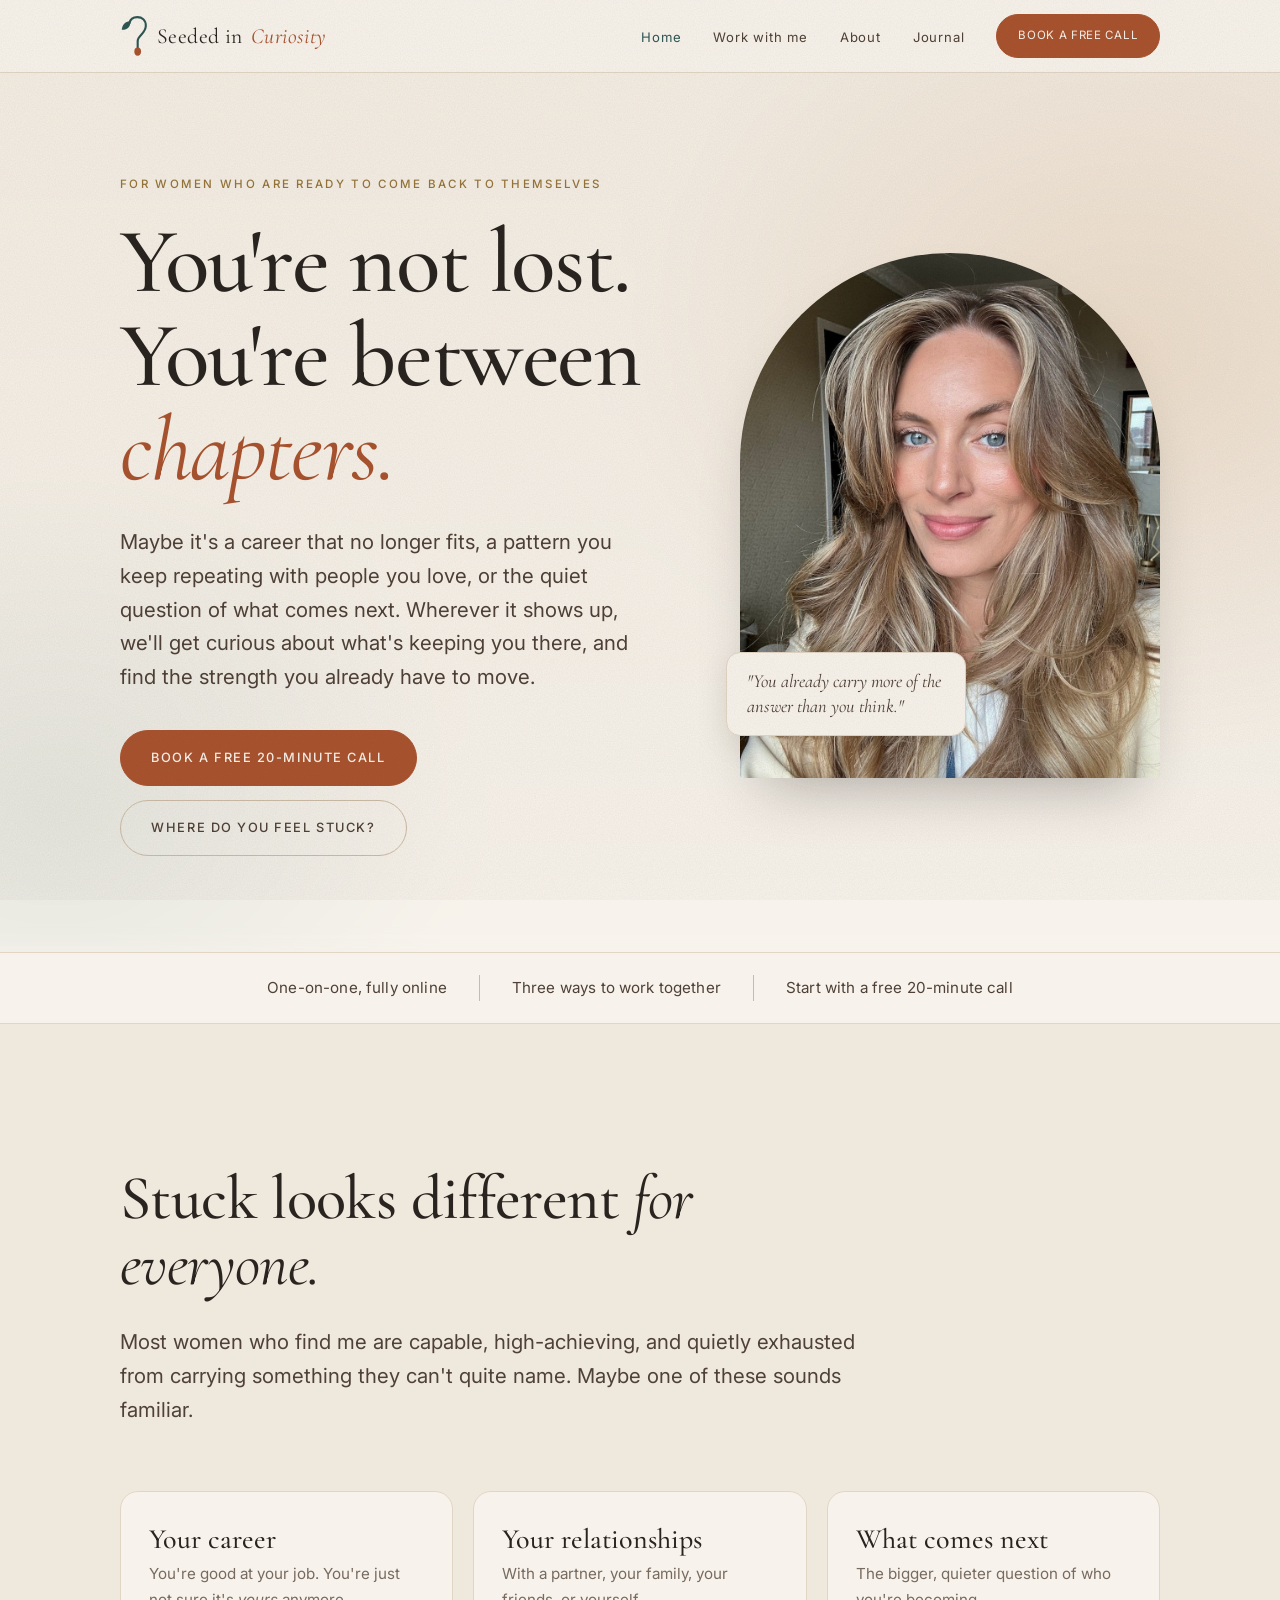
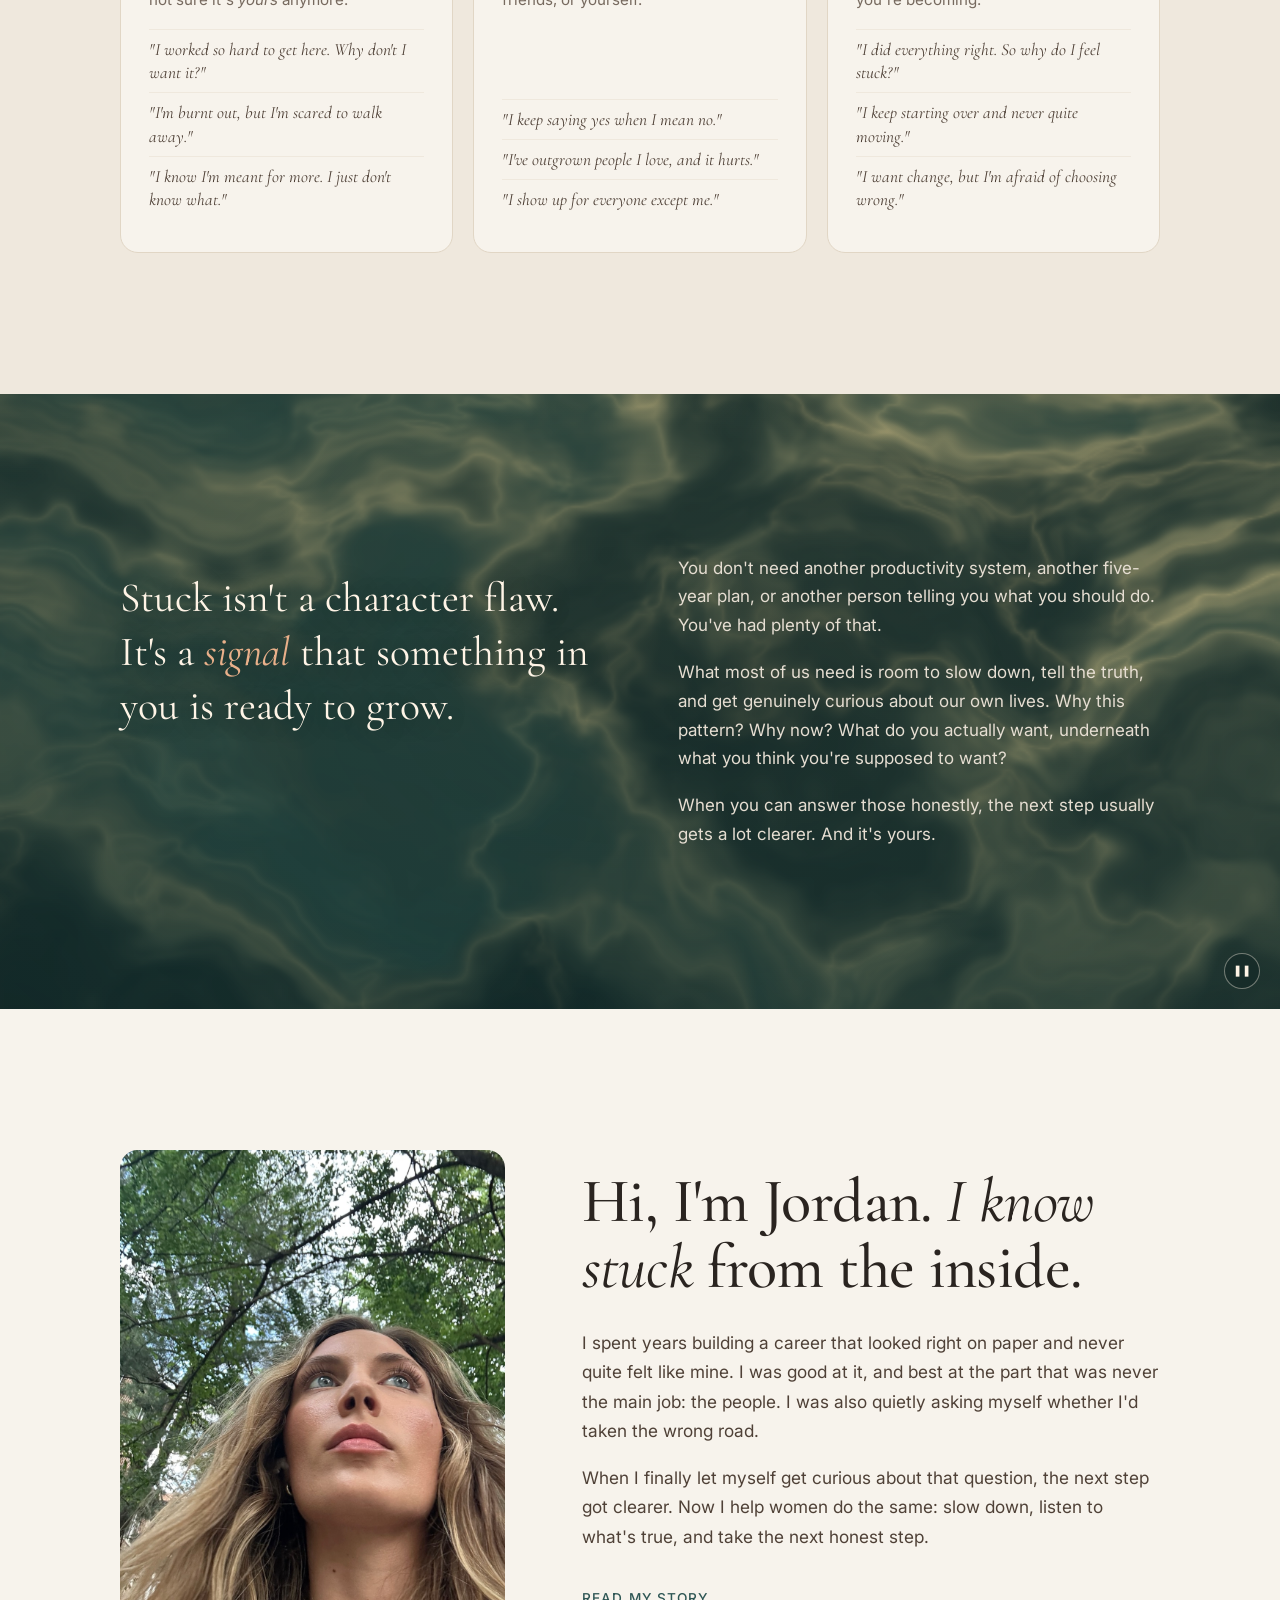
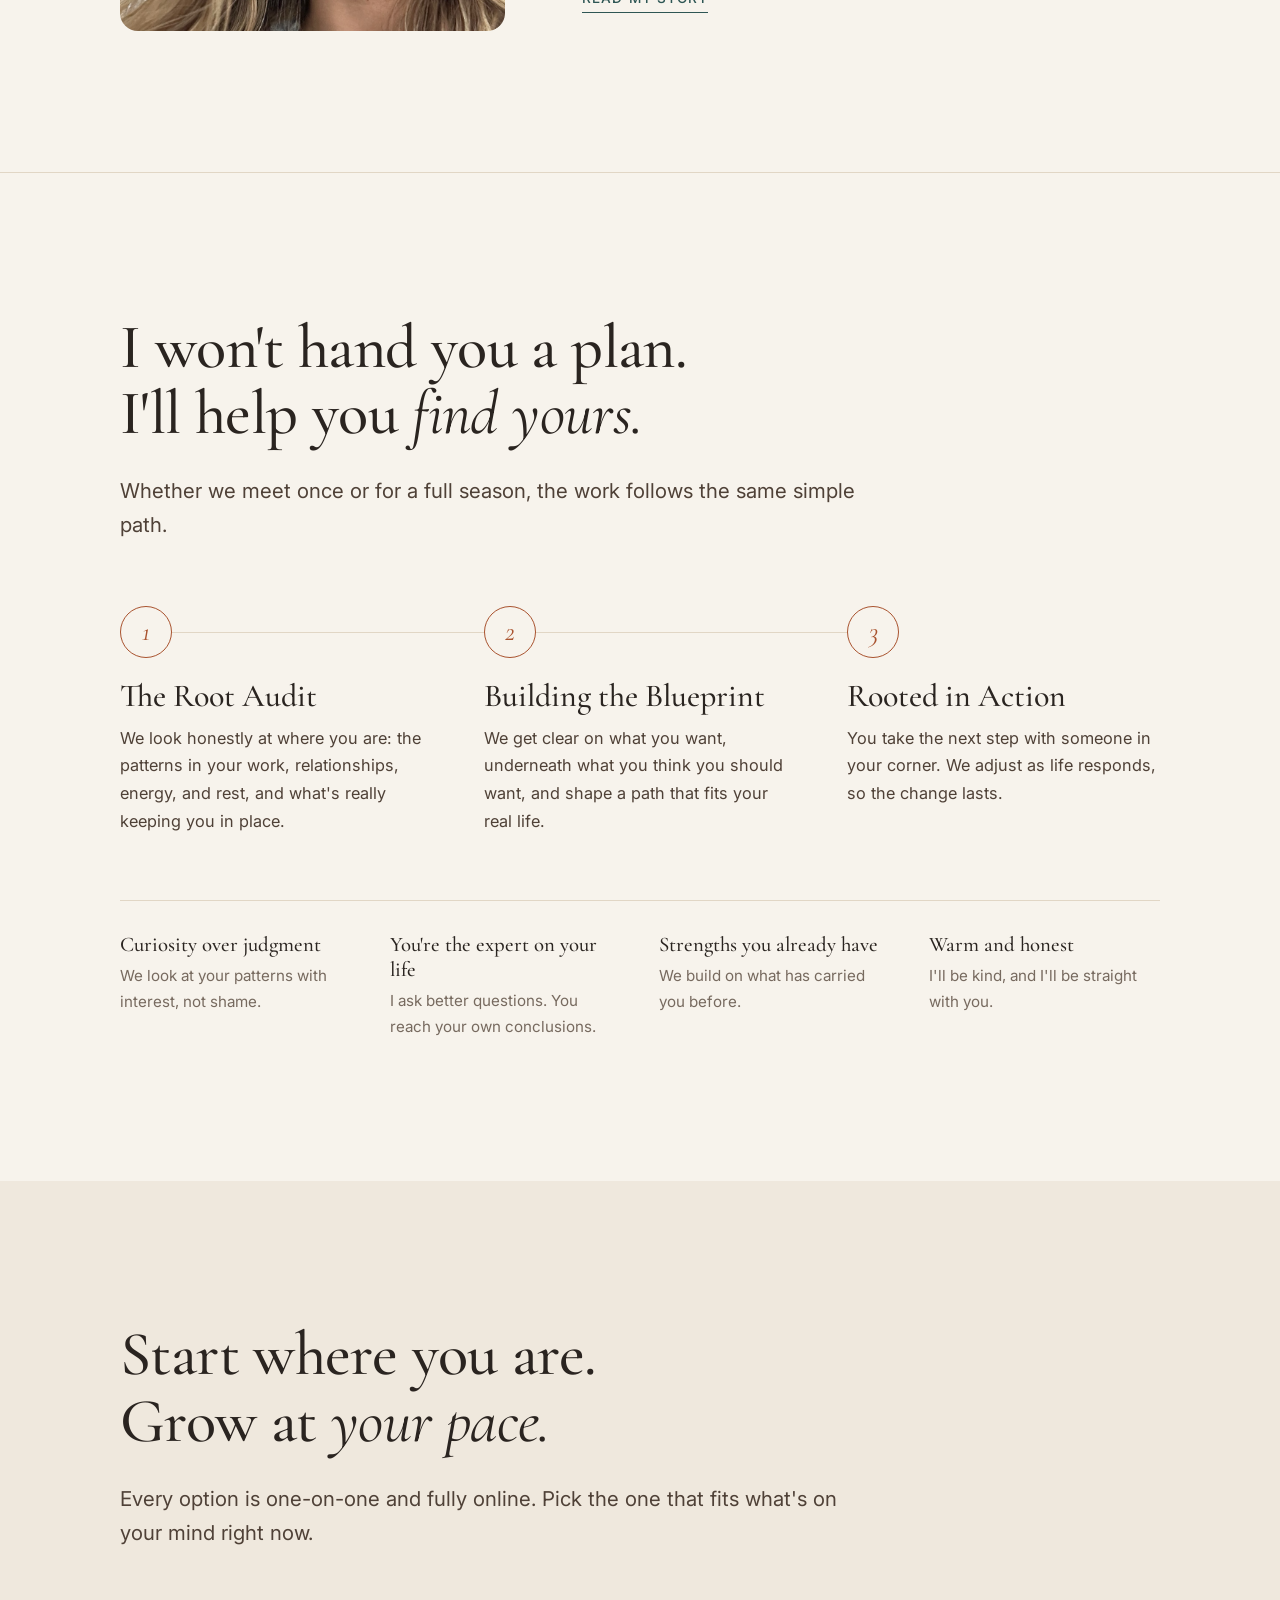
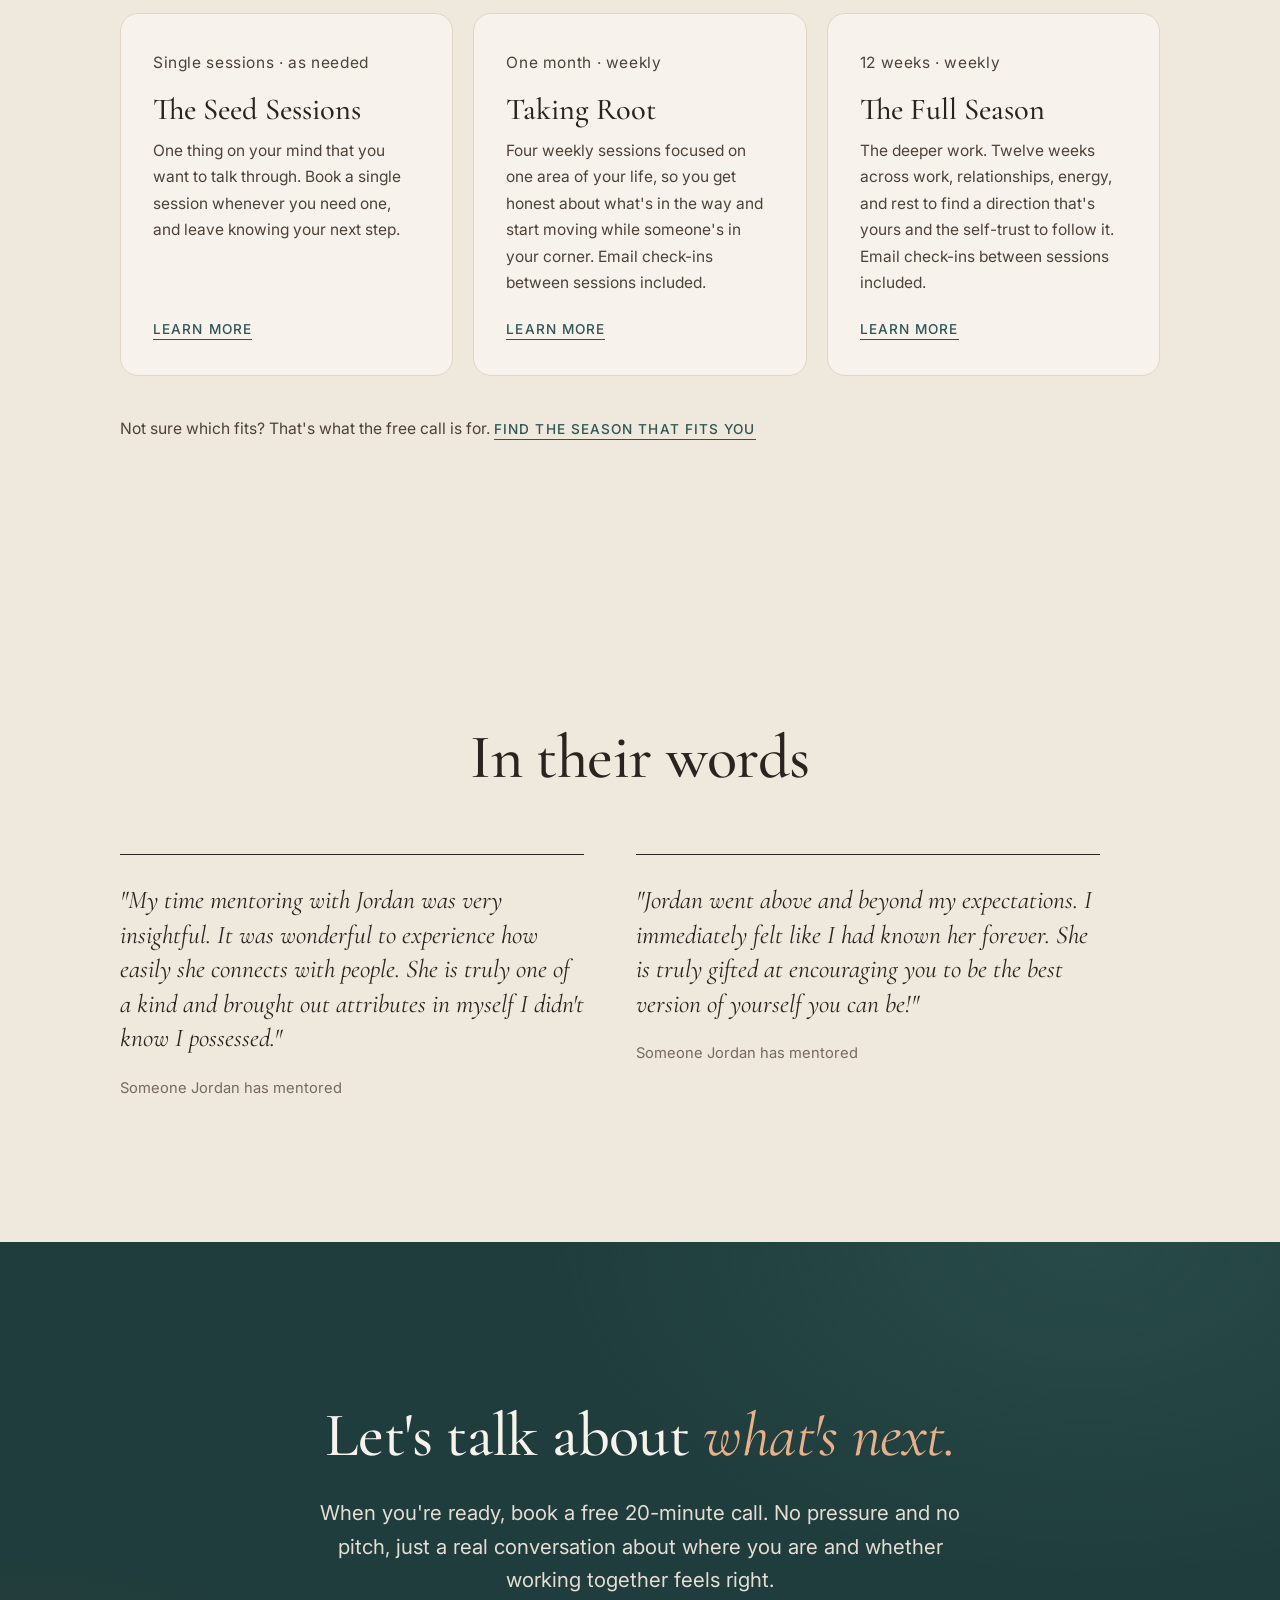
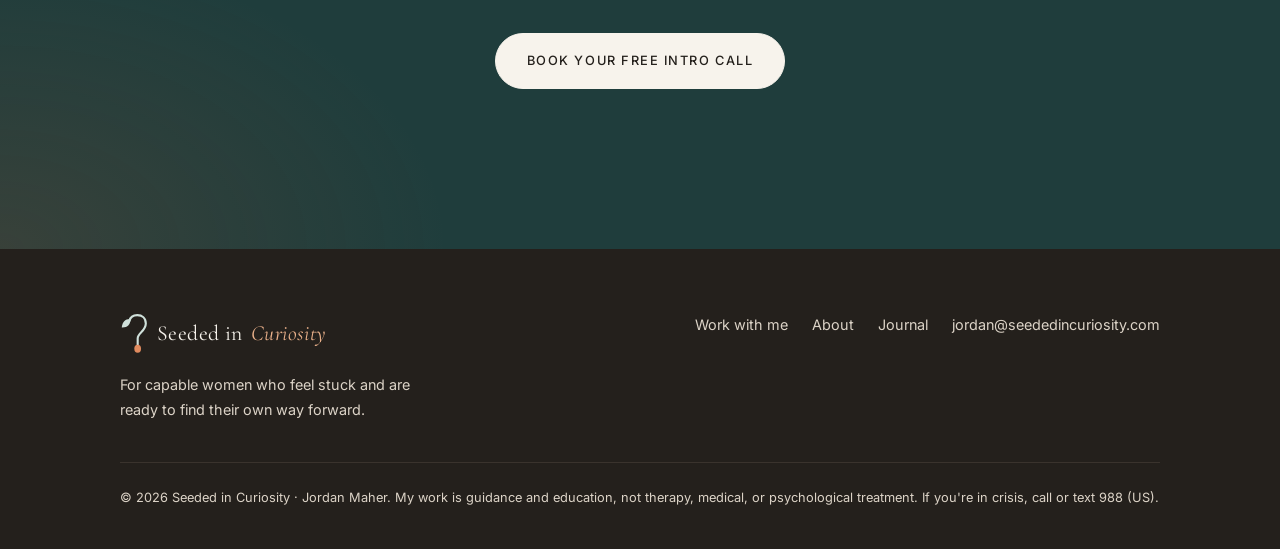
<file: index.html>
<!DOCTYPE html>
<html lang="en">
<head>
<meta charset="UTF-8">
<meta name="viewport" content="width=device-width, initial-scale=1.0">
<title>Seeded in Curiosity | Jordan Maher</title>
<meta name="description" content="A guide for women who feel stuck in their career, their relationships, or what comes next. Get curious, find your footing, and move forward with the strength you already have.">
<link rel="preconnect" href="https://fonts.googleapis.com">
<link rel="preconnect" href="https://fonts.gstatic.com" crossorigin>
<link href="https://fonts.googleapis.com/css2?family=Cormorant+Garamond:ital,wght@0,400;0,500;1,400;1,500&family=Inter:wght@300;400;500&display=swap" rel="stylesheet">
<link rel="stylesheet" href="styles.css?v=2026-11-19f">
<link rel="icon" href="favicon.svg" type="image/svg+xml">
<link rel="icon" href="favicon-32.png" sizes="32x32" type="image/png">
<link rel="apple-touch-icon" href="apple-touch-icon.png">
</head>
<body class="home">

<nav class="nav">
  <div class="wrap">
    <a class="logo" href="index.html"><img class="logo-mark" src="logo-mark.svg" alt="" width="28" height="40">Seeded in <span>Curiosity</span></a>
    <button class="menu-toggle" aria-expanded="false" aria-controls="nav-links">Menu</button>
    <ul class="nav-links" id="nav-links">
      <li><a href="index.html" aria-current="page">Home</a></li>
      <li><a href="work-with-me.html">Work with me</a></li>
      <li><a href="about.html">About</a></li>
      <li><a href="blog.html">Journal</a></li>
      <li><a class="btn" href="https://calendar.app.google/WKxrUqDKMEF12j2i7">Book a free call</a></li>
    </ul>
  </div>
</nav>

<header class="hero">
  <div class="wrap hero-grid">
    <div>
      <p class="eyebrow">For women who are ready to come back to themselves</p>
      <h1>You're not lost.<br>You're between <em>chapters.</em></h1>
      <p class="lede">Maybe it's a career that no longer fits, a pattern you keep repeating with people you love, or the quiet question of what comes next. Wherever it shows up, we'll get curious about what's keeping you there, and find the strength you already have to move.</p>
      <div class="btn-row">
        <a class="btn" href="https://calendar.app.google/WKxrUqDKMEF12j2i7">Book a free 20-minute call</a>
        <a class="btn btn-ghost" href="#stuck">Where do you feel stuck?</a>
      </div>
    </div>
    <div class="hero-art">
      <img src="headshot.jpg" alt="Jordan Maher, founder of Seeded in Curiosity">
      <p class="hero-note">"You already carry more of the answer than you think."</p>
    </div>
  </div>
</header>

<div class="trust">
  <ul class="wrap">
    <li>One-on-one, fully online</li>
    <li>Three ways to work together</li>
    <li>Start with a free 20-minute call</li>
  </ul>
</div>

<section class="doors" id="stuck">
  <div class="wrap">
    <div class="section-head">
      <p class="eyebrow">You might be here because</p>
      <h2>Stuck looks different <em>for everyone.</em></h2>
      <p class="lede">Most women who find me are capable, high-achieving, and quietly exhausted from carrying something they can't quite name. Maybe one of these sounds familiar.</p>
    </div>
    <div class="door-grid">
      <article class="door">
        <p class="door-num">i.</p>
        <h3>Your career</h3>
        <p class="sub">You're good at your job. You're just not sure it's <em>yours</em> anymore.</p>
        <ul>
          <li>"I worked so hard to get here. Why don't I want it?"</li>
          <li>"I'm burnt out, but I'm scared to walk away."</li>
          <li>"I know I'm meant for more. I just don't know what."</li>
        </ul>
      </article>
      <article class="door">
        <p class="door-num">ii.</p>
        <h3>Your relationships</h3>
        <p class="sub">With a partner, your family, your friends, or yourself.</p>
        <ul>
          <li>"I keep saying yes when I mean no."</li>
          <li>"I've outgrown people I love, and it hurts."</li>
          <li>"I show up for everyone except me."</li>
        </ul>
      </article>
      <article class="door">
        <p class="door-num">iii.</p>
        <h3>What comes next</h3>
        <p class="sub">The bigger, quieter question of who you're becoming.</p>
        <ul>
          <li>"I did everything right. So why do I feel stuck?"</li>
          <li>"I keep starting over and never quite moving."</li>
          <li>"I want change, but I'm afraid of choosing wrong."</li>
        </ul>
      </article>
    </div>
  </div>
</section>

<section class="band water">
  <canvas data-water aria-hidden="true"></canvas>
  <button class="water-toggle" type="button"></button>
  <div class="wrap split">
    <div>
      <p class="eyebrow">A different way to see it</p>
      <p class="band-quote">Stuck isn't a character flaw. It's a <em>signal</em> that something in you is ready to grow.</p>
    </div>
    <div>
      <p>You don't need another productivity system, another five-year plan, or another person telling you what you should do. You've had plenty of that.</p>
      <p>What most of us need is room to slow down, tell the truth, and get genuinely curious about our own lives. Why this pattern? Why now? What do you actually want, underneath what you think you're supposed to want?</p>
      <p>When you can answer those honestly, the next step usually gets a lot clearer. And it's yours.</p>
    </div>
  </div>
</section>

<section>
  <div class="wrap meet-grid">
    <img src="nature-walk.jpg" alt="Jordan Maher looking up at the trees on a walk outside" loading="lazy">
    <div>
      <p class="eyebrow">Meet your guide</p>
      <h2>Hi, I'm Jordan. <em>I know stuck</em> from the inside.</h2>
      <p>I spent years building a career that looked right on paper and never quite felt like mine. I was good at it, and best at the part that was never the main job: the people. I was also quietly asking myself whether I'd taken the wrong road.</p>
      <p>When I finally let myself get curious about that question, the next step got clearer. Now I help women do the same: slow down, listen to what's true, and take the next honest step.</p>
      <div class="btn-row"><a class="text-link" href="about.html">Read my story</a></div>
    </div>
  </div>
</section>

<section class="method" id="method">
  <div class="wrap">
    <div class="section-head">
      <p class="eyebrow">How we work together</p>
      <h2>I won't hand you a plan.<br>I'll help you <em>find yours.</em></h2>
      <p class="lede">Whether we meet once or for a full season, the work follows the same simple path.</p>
    </div>
    <ol class="method-steps">
      <li>
        <span class="method-num">1</span>
        <h3>The Root Audit</h3>
        <p>We look honestly at where you are: the patterns in your work, relationships, energy, and rest, and what's really keeping you in place.</p>
      </li>
      <li>
        <span class="method-num">2</span>
        <h3>Building the Blueprint</h3>
        <p>We get clear on what you want, underneath what you think you should want, and shape a path that fits your real life.</p>
      </li>
      <li>
        <span class="method-num">3</span>
        <h3>Rooted in Action</h3>
        <p>You take the next step with someone in your corner. We adjust as life responds, so the change lasts.</p>
      </li>
    </ol>
    <ul class="method-values">
      <li><h4>Curiosity over judgment</h4><p>We look at your patterns with interest, not shame.</p></li>
      <li><h4>You're the expert on your life</h4><p>I ask better questions. You reach your own conclusions.</p></li>
      <li><h4>Strengths you already have</h4><p>We build on what has carried you before.</p></li>
      <li><h4>Warm and honest</h4><p>I'll be kind, and I'll be straight with you.</p></li>
    </ul>
  </div>
</section>

<section class="phases">
  <div class="wrap">
    <div class="section-head">
      <p class="eyebrow">Ways to work together</p>
      <h2>Start where you are.<br>Grow at <em>your pace.</em></h2>
      <p class="lede">Every option is one-on-one and fully online. Pick the one that fits what's on your mind right now.</p>
    </div>
    <div class="phase-grid">
      <article class="phase">
        <svg class="phase-seed" viewBox="0 0 40 40" fill="none" stroke="currentColor" stroke-width="1.3" aria-hidden="true"><ellipse cx="20" cy="26" rx="7" ry="9"/><path d="M20 17v-6"/></svg>
        <p class="phase-weeks">Single sessions · as needed</p>
        <h3>The Seed Sessions</h3>
        <p>One thing on your mind that you want to talk through. Book a single session whenever you need one, and leave knowing your next step.</p>
        <p class="phase-link"><a class="text-link" href="offer-seed-session.html">Learn more</a></p>
      </article>
      <article class="phase">
        <svg class="phase-seed" viewBox="0 0 40 40" fill="none" stroke="currentColor" stroke-width="1.3" aria-hidden="true"><path d="M20 36V18"/><path d="M20 24c-6 0-10-4-10-10 6 0 10 4 10 10z"/><path d="M20 20c5 0 9-3.5 9-9-5 0-9 3.5-9 9z"/></svg>
        <p class="phase-weeks">One month · weekly</p>
        <h3>Taking Root</h3>
        <p>Four weekly sessions focused on one area of your life, so you get honest about what's in the way and start moving while someone's in your corner. Email check-ins between sessions included.</p>
        <p class="phase-link"><a class="text-link" href="offer-taking-root.html">Learn more</a></p>
      </article>
      <article class="phase">
        <svg class="phase-seed" viewBox="0 0 40 40" fill="none" stroke="currentColor" stroke-width="1.3" aria-hidden="true"><path d="M20 37V12"/><path d="M20 22c-7 0-11-4-11-10 7 0 11 4 11 10z"/><path d="M20 17c6 0 10-4 10-10-6 0-10 4-10 10z"/><path d="M20 30c5 0 8-3 8-7.5-5 0-8 3-8 7.5z"/><path d="M12 37h16"/></svg>
        <p class="phase-weeks">12 weeks · weekly</p>
        <h3>The Full Season</h3>
        <p>The deeper work. Twelve weeks across work, relationships, energy, and rest to find a direction that's yours and the self-trust to follow it. Email check-ins between sessions included.</p>
        <p class="phase-link"><a class="text-link" href="offer-full-season.html">Learn more</a></p>
      </article>
    </div>
    <p class="phase-note">Not sure which fits? That's what the free call is for. <a class="text-link" href="work-with-me.html">Find the season that fits you</a></p>
  </div>
</section>

<section class="proof" id="kind-words">
  <div class="wrap">
    <h2 class="proof-title">In their words</h2>
    <div class="proof-grid proof-grid-2">
      <figure class="quote">
        <blockquote>"My time mentoring with Jordan was very insightful. It was wonderful to experience how easily she connects with people. She is truly one of a kind and brought out attributes in myself I didn't know I possessed."</blockquote>
        <figcaption>Someone Jordan has mentored</figcaption>
      </figure>
      <figure class="quote">
        <blockquote>"Jordan went above and beyond my expectations. I immediately felt like I had known her forever. She is truly gifted at encouraging you to be the best version of yourself you can be!"</blockquote>
        <figcaption>Someone Jordan has mentored</figcaption>
      </figure>
    </div>
  </div>
</section>


<section class="band cta">
  <div class="wrap narrow">
    <p class="eyebrow">Ready when you are</p>
    <h2>Let's talk about <em>what's next.</em></h2>
    <p class="lede">When you're ready, book a free 20-minute call. No pressure and no pitch, just a real conversation about where you are and whether working together feels right.</p>
    <div class="btn-row">
      <a class="btn btn-light" href="https://calendar.app.google/WKxrUqDKMEF12j2i7">Book your free intro call</a>
    </div>
  </div>
</section>

<footer class="footer">
  <div class="wrap">
    <div class="footer-grid">
      <div>
        <a class="logo" href="index.html"><img class="logo-mark" src="logo-mark-light.svg" alt="" width="28" height="40">Seeded in <span>Curiosity</span></a>
        <p style="margin-top:0.75rem;max-width:22em">For capable women who feel stuck and are ready to find their own way forward.</p>
      </div>
      <ul class="footer-links">
        <li><a href="work-with-me.html">Work with me</a></li>
        <li><a href="about.html">About</a></li>
        <li><a href="blog.html">Journal</a></li>
        <li><a href="mailto:jordan@seededincuriosity.com">jordan@seededincuriosity.com</a></li>
      </ul>
    </div>
    <p class="footer-fine">© 2026 Seeded in Curiosity · Jordan Maher. My work is guidance and education, not therapy, medical, or psychological treatment. If you're in crisis, call or text 988 (US).</p>
  </div>
</footer>

<script>
  const t = document.querySelector('.menu-toggle'), l = document.getElementById('nav-links');
  t.addEventListener('click', () => { const o = l.classList.toggle('open'); t.setAttribute('aria-expanded', o); });
</script>
<script>
</script>
<script src="water.js"></script>
</body>
</html>
</file>
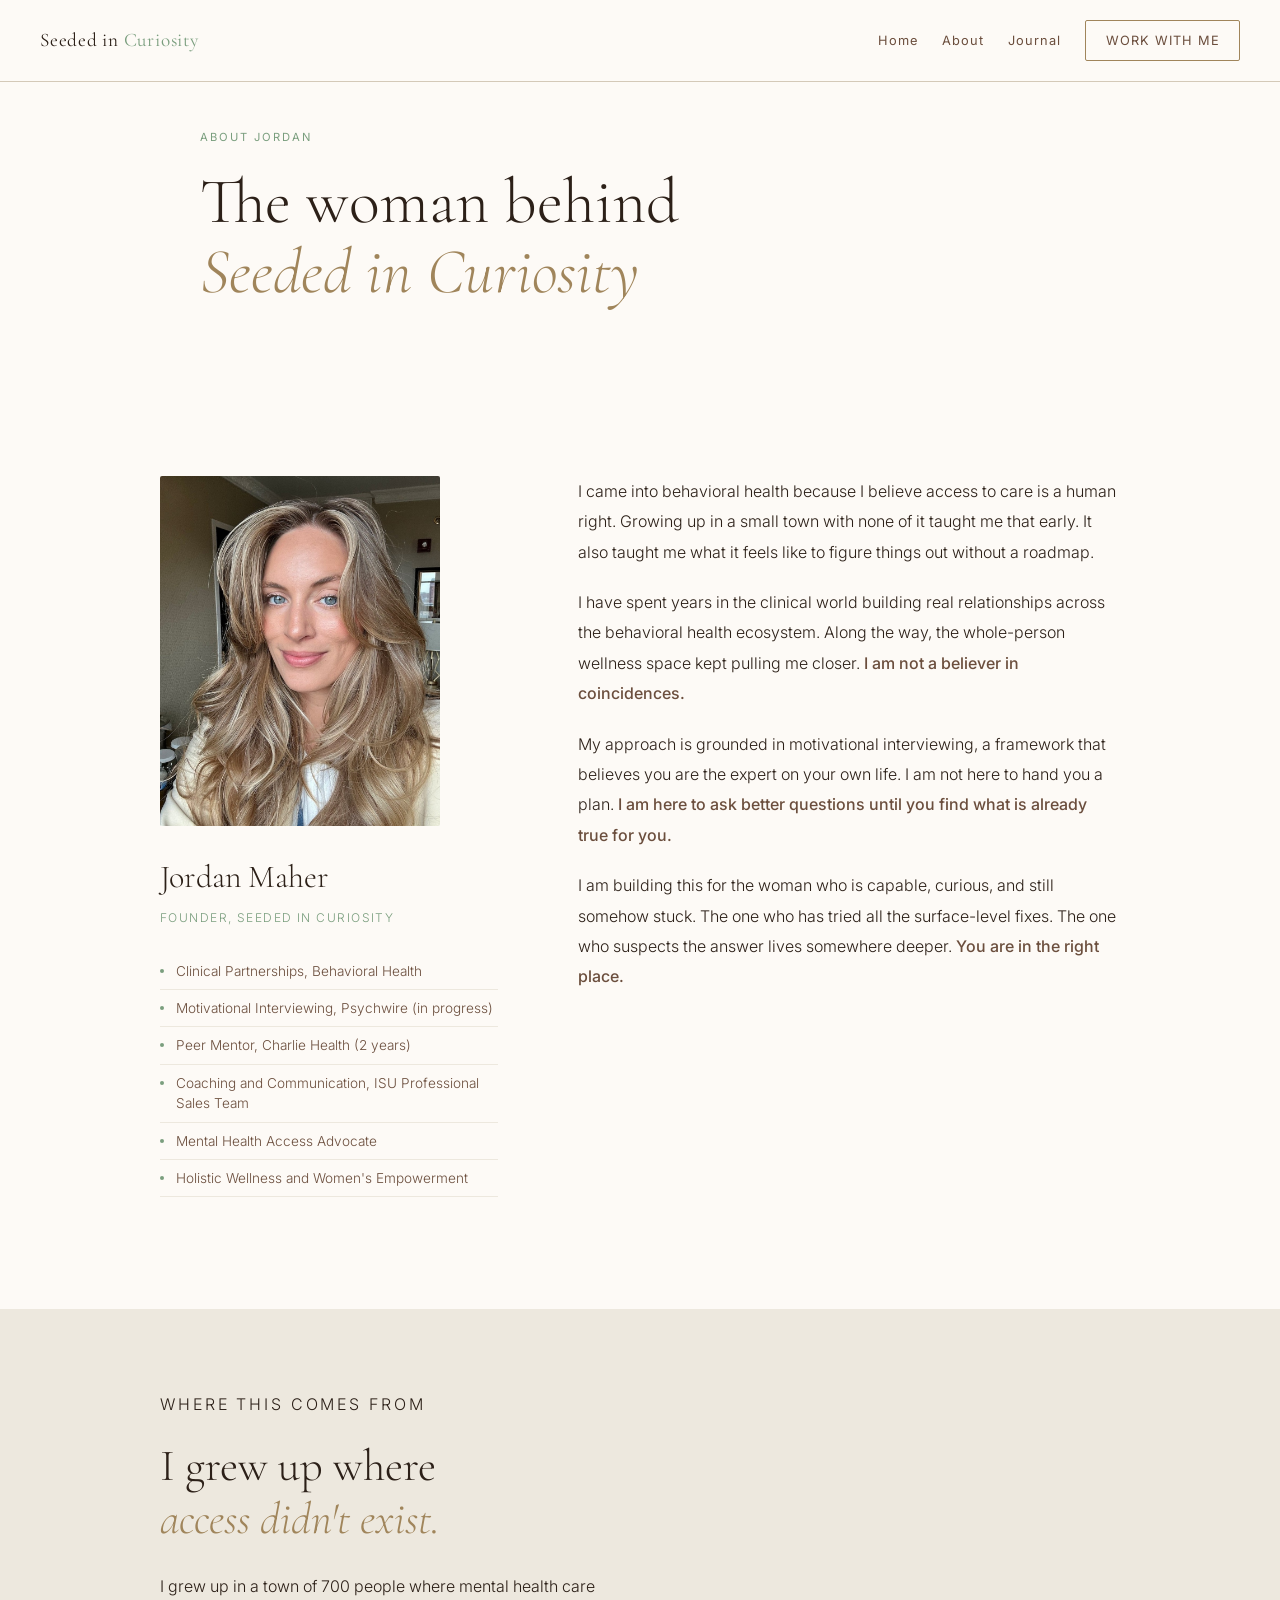
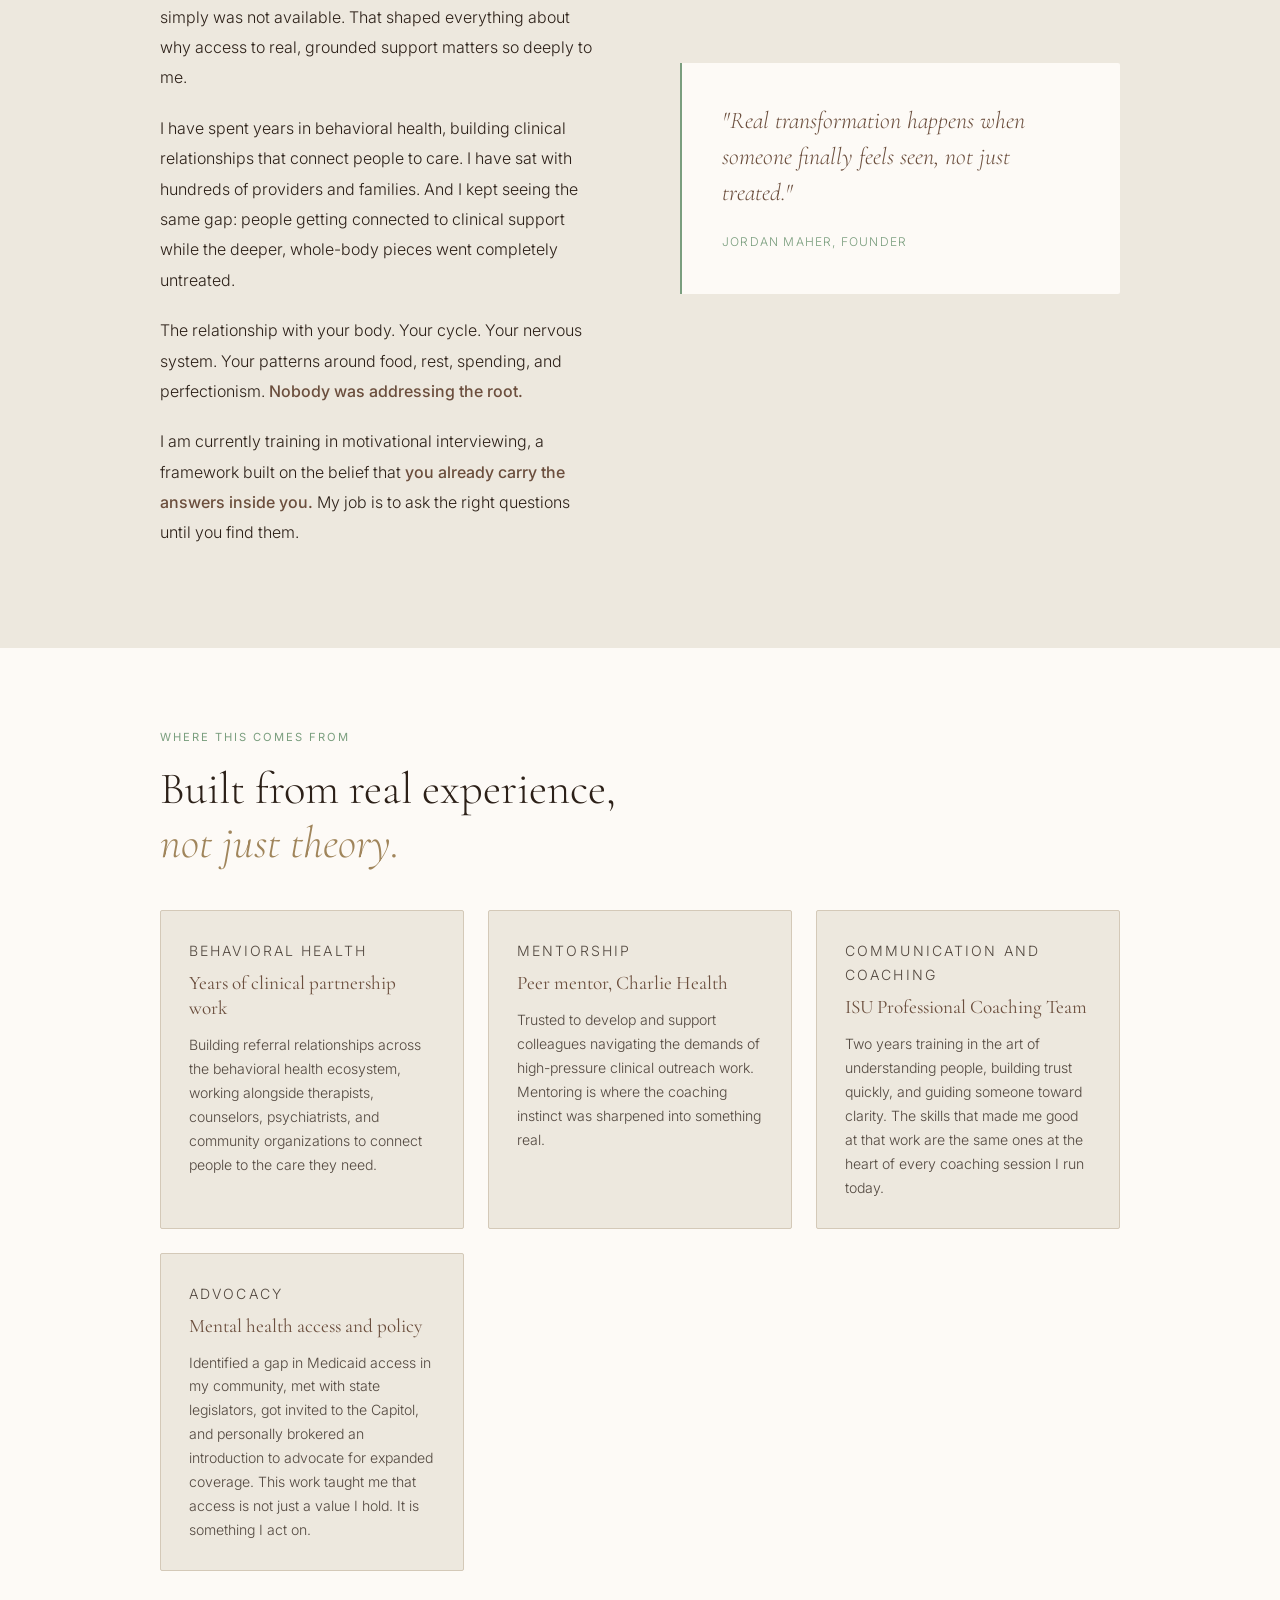
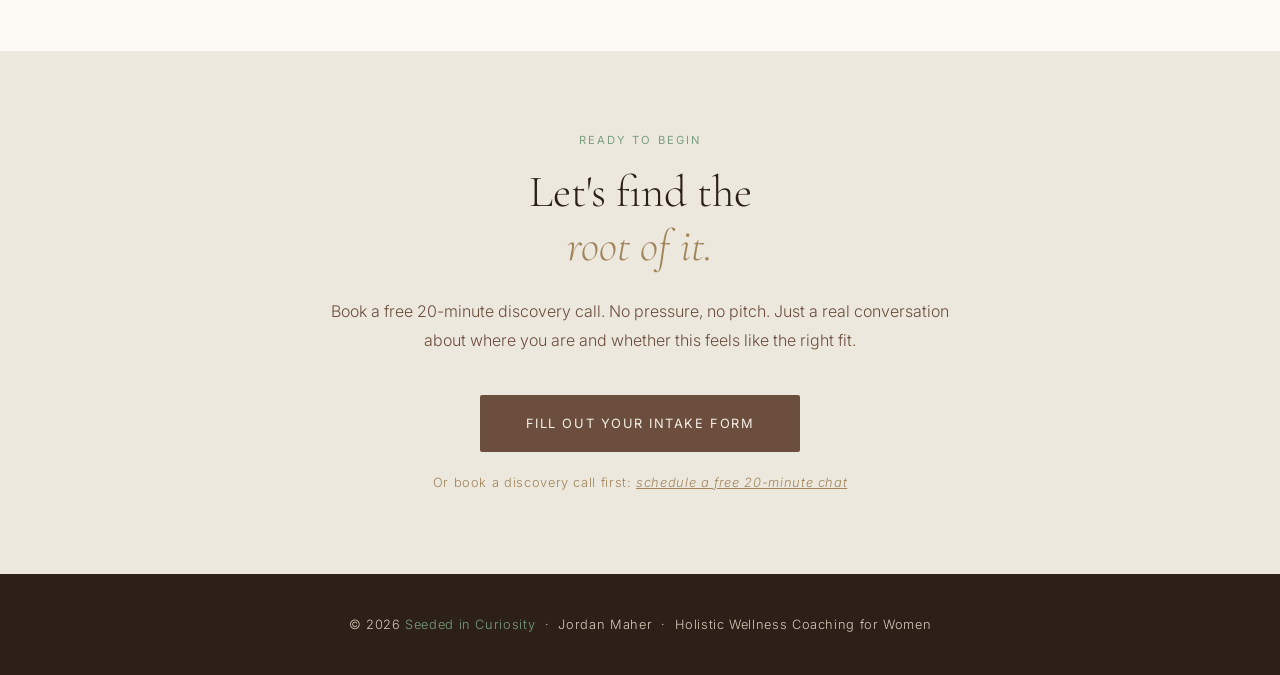
<file: about-section.html>
<!DOCTYPE html>
<html lang="en">
<head>
<meta charset="UTF-8">
<meta name="viewport" content="width=device-width, initial-scale=1.0">
<title>About Jordan | Seeded in Curiosity</title>
<link rel="preconnect" href="https://fonts.googleapis.com">
<link rel="preconnect" href="https://fonts.gstatic.com" crossorigin>
<link href="https://fonts.googleapis.com/css2?family=Cormorant+Garamond:ital,wght@0,300;0,400;0,500;1,300;1,400&family=Inter:wght@300;400;500&display=swap" rel="stylesheet">
<style>
  :root {
    --sage: #7A9E7E;
    --clay: #A0855B;
    --bark: #6B4E3D;
    --cream: #F5F0E8;
    --linen: #EDE8DE;
    --soil: #2C2018;
    --mist: #D4C9B8;
    --white: #FDFAF6;
  }

  * { margin: 0; padding: 0; box-sizing: border-box; }
  html { scroll-behavior: smooth; }

  body {
    font-family: 'Inter', sans-serif;
    background: var(--white);
    color: var(--soil);
    font-size: 16px;
    line-height: 1.7;
    font-weight: 300;
  }

  nav {
    position: fixed;
    top: 0; left: 0; right: 0;
    z-index: 100;
    padding: 1.25rem 2.5rem;
    display: flex;
    justify-content: space-between;
    align-items: center;
    gap: 1rem;
    background: rgba(253, 250, 246, 0.92);
    backdrop-filter: blur(8px);
    border-bottom: 0.5px solid var(--mist);
    flex-wrap: wrap;
  }

  .nav-logo {
    font-family: 'Cormorant Garamond', serif;
    font-size: 1.2rem;
    font-weight: 400;
    letter-spacing: 0.04em;
    color: var(--soil);
    text-decoration: none;
  }

  .nav-logo span { color: var(--sage); }

  .nav-links {
    display: flex;
    gap: 1.5rem;
    align-items: center;
    flex-wrap: wrap;
  }

  .nav-links a {
    font-size: 0.8rem;
    letter-spacing: 0.08em;
    color: var(--bark);
    text-decoration: none;
    font-weight: 400;
    transition: color 0.15s;
  }

  .nav-links a:hover { color: var(--soil); }

  .nav-cta {
    font-size: 0.78rem;
    letter-spacing: 0.1em;
    text-transform: uppercase;
    color: var(--bark);
    text-decoration: none;
    font-weight: 400;
    padding: 0.55rem 1.2rem;
    border: 0.5px solid var(--clay);
    border-radius: 2px;
    transition: all 0.2s;
  }

  .nav-cta:hover { background: var(--clay); color: var(--white); }

  .about-hero {
    padding: 8rem 2.5rem 4rem;
    max-width: 960px;
    margin: 0 auto;
  }

  .about-eyebrow {
    font-size: 0.7rem;
    letter-spacing: 0.18em;
    text-transform: uppercase;
    color: var(--sage);
    font-weight: 400;
    margin-bottom: 1.25rem;
  }

  .about-hero-title {
    font-family: 'Cormorant Garamond', serif;
    font-size: clamp(2.5rem, 5vw, 4rem);
    font-weight: 300;
    line-height: 1.1;
    color: var(--soil);
    margin-bottom: 1.5rem;
  }

  .about-hero-title em { font-style: italic; color: var(--clay); }

  section { padding: 5rem 2.5rem; }

  .container { max-width: 960px; margin: 0 auto; }

  .section-eyebrow {
    font-size: 0.7rem;
    letter-spacing: 0.18em;
    text-transform: uppercase;
    color: var(--sage);
    font-weight: 400;
    margin-bottom: 1rem;
  }

  .section-title {
    font-family: 'Cormorant Garamond', serif;
    font-size: clamp(1.8rem, 4vw, 2.8rem);
    font-weight: 300;
    line-height: 1.2;
    color: var(--soil);
    margin-bottom: 1.5rem;
  }

  .section-title em { font-style: italic; color: var(--clay); }

  /* PROFILE */
  .profile { background: var(--white); }

  .profile-layout {
    display: grid;
    grid-template-columns: 1fr 1.6fr;
    gap: 5rem;
    align-items: start;
  }

  .profile-left { position: sticky; top: 6rem; }

  .profile-photo {
    width: 100%;
    max-width: 280px;
    border-radius: 2px;
    margin-bottom: 1.5rem;
    display: block;
  }

  .profile-name {
    font-family: 'Cormorant Garamond', serif;
    font-size: 2rem;
    font-weight: 300;
    color: var(--soil);
    margin-bottom: 0.25rem;
  }

  .profile-title {
    font-size: 0.75rem;
    letter-spacing: 0.12em;
    text-transform: uppercase;
    color: var(--sage);
    margin-bottom: 1.5rem;
  }

  .credentials { list-style: none; padding: 0; margin-bottom: 2rem; }

  .credentials li {
    font-size: 0.85rem;
    color: var(--bark);
    padding: 0.5rem 0;
    border-bottom: 0.5px solid var(--linen);
    display: flex;
    align-items: flex-start;
    gap: 0.75rem;
    line-height: 1.5;
  }

  .credentials li::before {
    content: '';
    width: 4px;
    height: 4px;
    border-radius: 50%;
    background: var(--sage);
    flex-shrink: 0;
    margin-top: 0.5rem;
  }

  .profile-right p {
    font-size: 1rem;
    line-height: 1.9;
    color: var(--soil);
    margin-bottom: 1.25rem;
    font-weight: 300;
  }

  .profile-right p strong { font-weight: 500; color: var(--bark); }

  /* STORY */
  .story-section { background: var(--linen); }

  .story-layout {
    display: grid;
    grid-template-columns: 1fr 1fr;
    gap: 5rem;
    align-items: center;
  }

  .story-text p {
    font-size: 1rem;
    line-height: 1.9;
    color: var(--soil);
    margin-bottom: 1.25rem;
    font-weight: 300;
  }

  .story-text p strong { font-weight: 500; color: var(--bark); }

  .story-quote {
    background: var(--white);
    padding: 2.5rem;
    border-left: 2px solid var(--sage);
    border-radius: 0 2px 2px 0;
  }

  .story-quote blockquote {
    font-family: 'Cormorant Garamond', serif;
    font-size: 1.5rem;
    font-style: italic;
    font-weight: 300;
    color: var(--bark);
    line-height: 1.5;
    margin-bottom: 1rem;
  }

  .story-quote cite {
    font-size: 0.75rem;
    letter-spacing: 0.1em;
    text-transform: uppercase;
    color: var(--sage);
    font-style: normal;
  }

  /* EXPERIENCE */
  .experience { background: var(--white); }

  .exp-grid {
    display: grid;
    grid-template-columns: repeat(auto-fit, minmax(260px, 1fr));
    gap: 1.5rem;
    margin-top: 2.5rem;
  }

  .exp-card {
    background: var(--linen);
    border: 0.5px solid var(--mist);
    border-radius: 2px;
    padding: 1.75rem;
  }

  .exp-card-label {
    font-size: 0.68rem;
    letter-spacing: 0.15em;
    text-transform: uppercase;
    color: var(--sage);
    margin-bottom: 0.5rem;
  }

  .exp-card h3 {
    font-family: 'Cormorant Garamond', serif;
    font-size: 1.2rem;
    font-weight: 400;
    color: var(--bark);
    margin-bottom: 0.75rem;
    line-height: 1.3;
  }

  .exp-card p {
    font-size: 0.88rem;
    color: var(--soil);
    opacity: 0.8;
    line-height: 1.7;
  }

  /* BOOKING */
  .booking { background: var(--linen); text-align: center; }
  .booking .container { max-width: 640px; }

  .booking-sub {
    font-size: 1rem;
    color: var(--bark);
    margin-bottom: 2.5rem;
    line-height: 1.8;
  }

  .booking-cta {
    display: block;
    max-width: 320px;
    margin: 0 auto 1.25rem;
    background: var(--bark);
    color: var(--cream);
    text-decoration: none;
    padding: 1.1rem 2.8rem;
    font-size: 0.8rem;
    letter-spacing: 0.12em;
    text-transform: uppercase;
    font-weight: 400;
    border-radius: 2px;
    transition: all 0.2s;
  }

  .booking-cta:hover { background: var(--soil); }

  .booking-note {
    font-size: 0.8rem;
    color: var(--clay);
    letter-spacing: 0.05em;
  }

  footer {
    background: var(--soil);
    color: var(--mist);
    padding: 2.5rem;
    text-align: center;
    font-size: 0.8rem;
    letter-spacing: 0.05em;
  }

  footer span { color: var(--sage); }

  @media (max-width: 768px) {
    nav { padding: 1rem 1.25rem; }
    .about-hero { padding: 6rem 1.25rem 2.5rem; }
    section { padding: 3.5rem 1.25rem; }
    .profile-layout { grid-template-columns: 1fr; gap: 2.5rem; }
    .profile-left { position: static; }
    .story-layout { grid-template-columns: 1fr; gap: 2.5rem; }
  }
</style>
</head>
<body>

<nav>
  <a href="index.html" class="nav-logo">Seeded in <span>Curiosity</span></a>
  <div class="nav-links">
    <a href="index.html">Home</a>
    <a href="about.html">About</a>
    <a href="blog.html">Journal</a>
    <a href="intake.html" class="nav-cta">Work with me</a>
  </div>
</nav>

<div class="about-hero">
  <p class="about-eyebrow">About Jordan</p>
  <h1 class="about-hero-title">The woman behind<br><em>Seeded in Curiosity</em></h1>
</div>

<!-- PROFILE -->
<section class="profile">
  <div class="container">
    <div class="profile-layout">
      <div class="profile-left">
        <img src="headshot.jpg" alt="Jordan Maher, founder of Seeded in Curiosity" class="profile-photo">
        <h2 class="profile-name">Jordan Maher</h2>
        <p class="profile-title">Founder, Seeded in Curiosity</p>
        <ul class="credentials">
          <li>Clinical Partnerships, Behavioral Health</li>
          <li>Motivational Interviewing, Psychwire (in progress)</li>
          <li>Peer Mentor, Charlie Health (2 years)</li>
          <li>Coaching and Communication, ISU Professional Sales Team</li>
          <li>Mental Health Access Advocate</li>
          <li>Holistic Wellness and Women's Empowerment</li>
        </ul>
      </div>
      <div class="profile-right">
        <p>I came into behavioral health because I believe access to care is a human right. Growing up in a small town with none of it taught me that early. It also taught me what it feels like to figure things out without a roadmap.</p>
        <p>I have spent years in the clinical world building real relationships across the behavioral health ecosystem. Along the way, the whole-person wellness space kept pulling me closer. <strong>I am not a believer in coincidences.</strong></p>
        <p>My approach is grounded in motivational interviewing, a framework that believes you are the expert on your own life. I am not here to hand you a plan. <strong>I am here to ask better questions until you find what is already true for you.</strong></p>
        <p>I am building this for the woman who is capable, curious, and still somehow stuck. The one who has tried all the surface-level fixes. The one who suspects the answer lives somewhere deeper. <strong>You are in the right place.</strong></p>
      </div>
    </div>
  </div>
</section>

<!-- STORY -->
<section class="story-section">
  <div class="container">
    <div class="story-layout">
      <div class="story-text">
        <p class="section-eyebrow">Where this comes from</p>
        <h2 class="section-title">I grew up where<br><em>access didn't exist.</em></h2>
        <p>I grew up in a town of 700 people where mental health care simply was not available. That shaped everything about why access to real, grounded support matters so deeply to me.</p>
        <p>I have spent years in behavioral health, building clinical relationships that connect people to care. I have sat with hundreds of providers and families. And I kept seeing the same gap: people getting connected to clinical support while the deeper, whole-body pieces went completely untreated.</p>
        <p>The relationship with your body. Your cycle. Your nervous system. Your patterns around food, rest, spending, and perfectionism. <strong>Nobody was addressing the root.</strong></p>
        <p>I am currently training in motivational interviewing, a framework built on the belief that <strong>you already carry the answers inside you.</strong> My job is to ask the right questions until you find them.</p>
      </div>
      <div>
        <div class="story-quote">
          <blockquote>"Real transformation happens when someone finally feels seen, not just treated."</blockquote>
          <cite>Jordan Maher, founder</cite>
        </div>
      </div>
    </div>
  </div>
</section>

<!-- EXPERIENCE -->
<section class="experience">
  <div class="container">
    <p class="section-eyebrow">Where this comes from</p>
    <h2 class="section-title">Built from real experience,<br><em>not just theory.</em></h2>
    <div class="exp-grid">
      <div class="exp-card">
        <p class="exp-card-label">Behavioral health</p>
        <h3>Years of clinical partnership work</h3>
        <p>Building referral relationships across the behavioral health ecosystem, working alongside therapists, counselors, psychiatrists, and community organizations to connect people to the care they need.</p>
      </div>
      <div class="exp-card">
        <p class="exp-card-label">Mentorship</p>
        <h3>Peer mentor, Charlie Health</h3>
        <p>Trusted to develop and support colleagues navigating the demands of high-pressure clinical outreach work. Mentoring is where the coaching instinct was sharpened into something real.</p>
      </div>
      <div class="exp-card">
        <p class="exp-card-label">Communication and coaching</p>
        <h3>ISU Professional Coaching Team</h3>
        <p>Two years training in the art of understanding people, building trust quickly, and guiding someone toward clarity. The skills that made me good at that work are the same ones at the heart of every coaching session I run today.</p>
      </div>
      <div class="exp-card">
        <p class="exp-card-label">Advocacy</p>
        <h3>Mental health access and policy</h3>
        <p>Identified a gap in Medicaid access in my community, met with state legislators, got invited to the Capitol, and personally brokered an introduction to advocate for expanded coverage. This work taught me that access is not just a value I hold. It is something I act on.</p>
      </div>
    </div>
  </div>
</section>

<!-- BOOKING -->
<section class="booking" id="booking">
  <div class="container">
    <p class="section-eyebrow">Ready to begin</p>
    <h2 class="section-title">Let's find the<br><em>root of it.</em></h2>
    <p class="booking-sub">Book a free 20-minute discovery call. No pressure, no pitch. Just a real conversation about where you are and whether this feels like the right fit.</p>
    <a href="intake.html" class="booking-cta">Fill out your intake form</a>
    <p class="booking-note">Or book a discovery call first: <a href="https://calendar.app.google/K45TQyQXRwY4kwnG8" style="color: var(--clay); text-decoration: underline; font-style: italic;">schedule a free 20-minute chat</a></p>
  </div>
</section>

<footer>
  <p>© 2026 <span>Seeded in Curiosity</span> &nbsp;·&nbsp; Jordan Maher &nbsp;·&nbsp; Holistic Wellness Coaching for Women</p>
</footer>

</body>
</html>
</file>
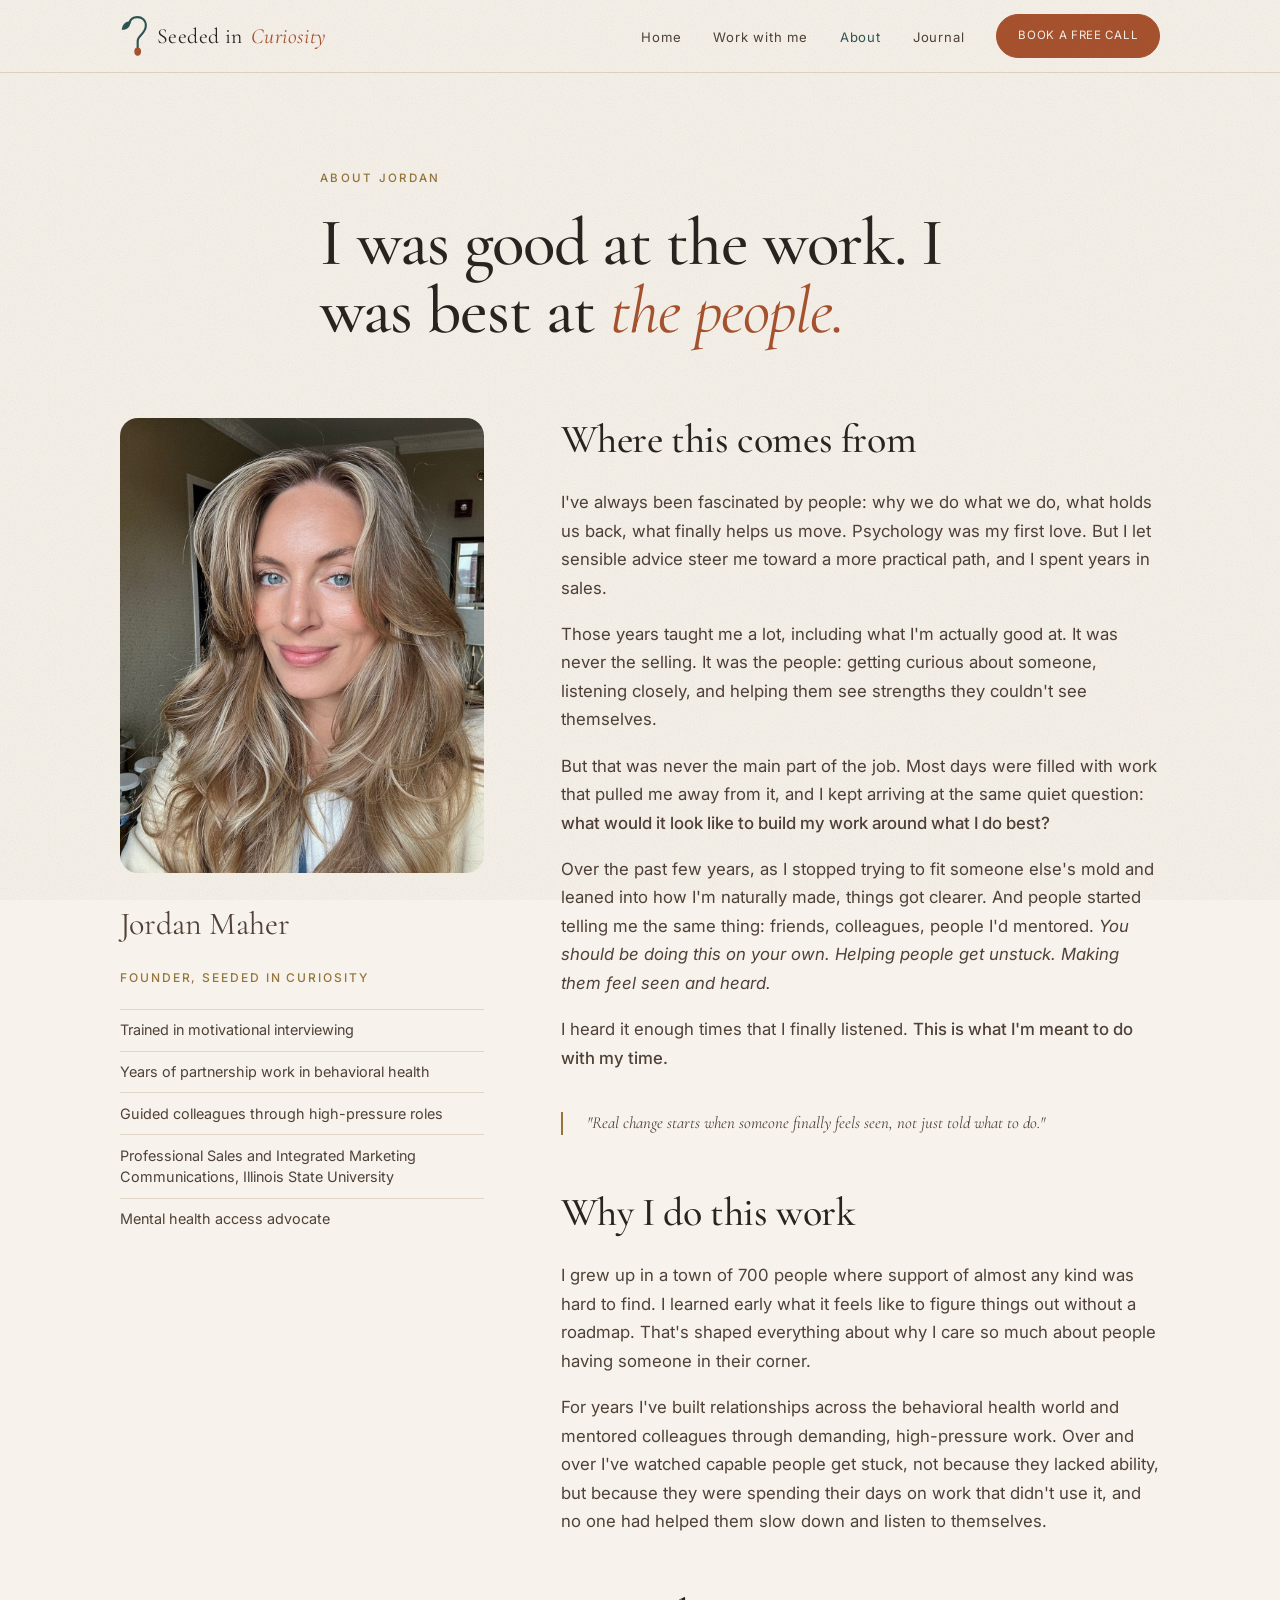
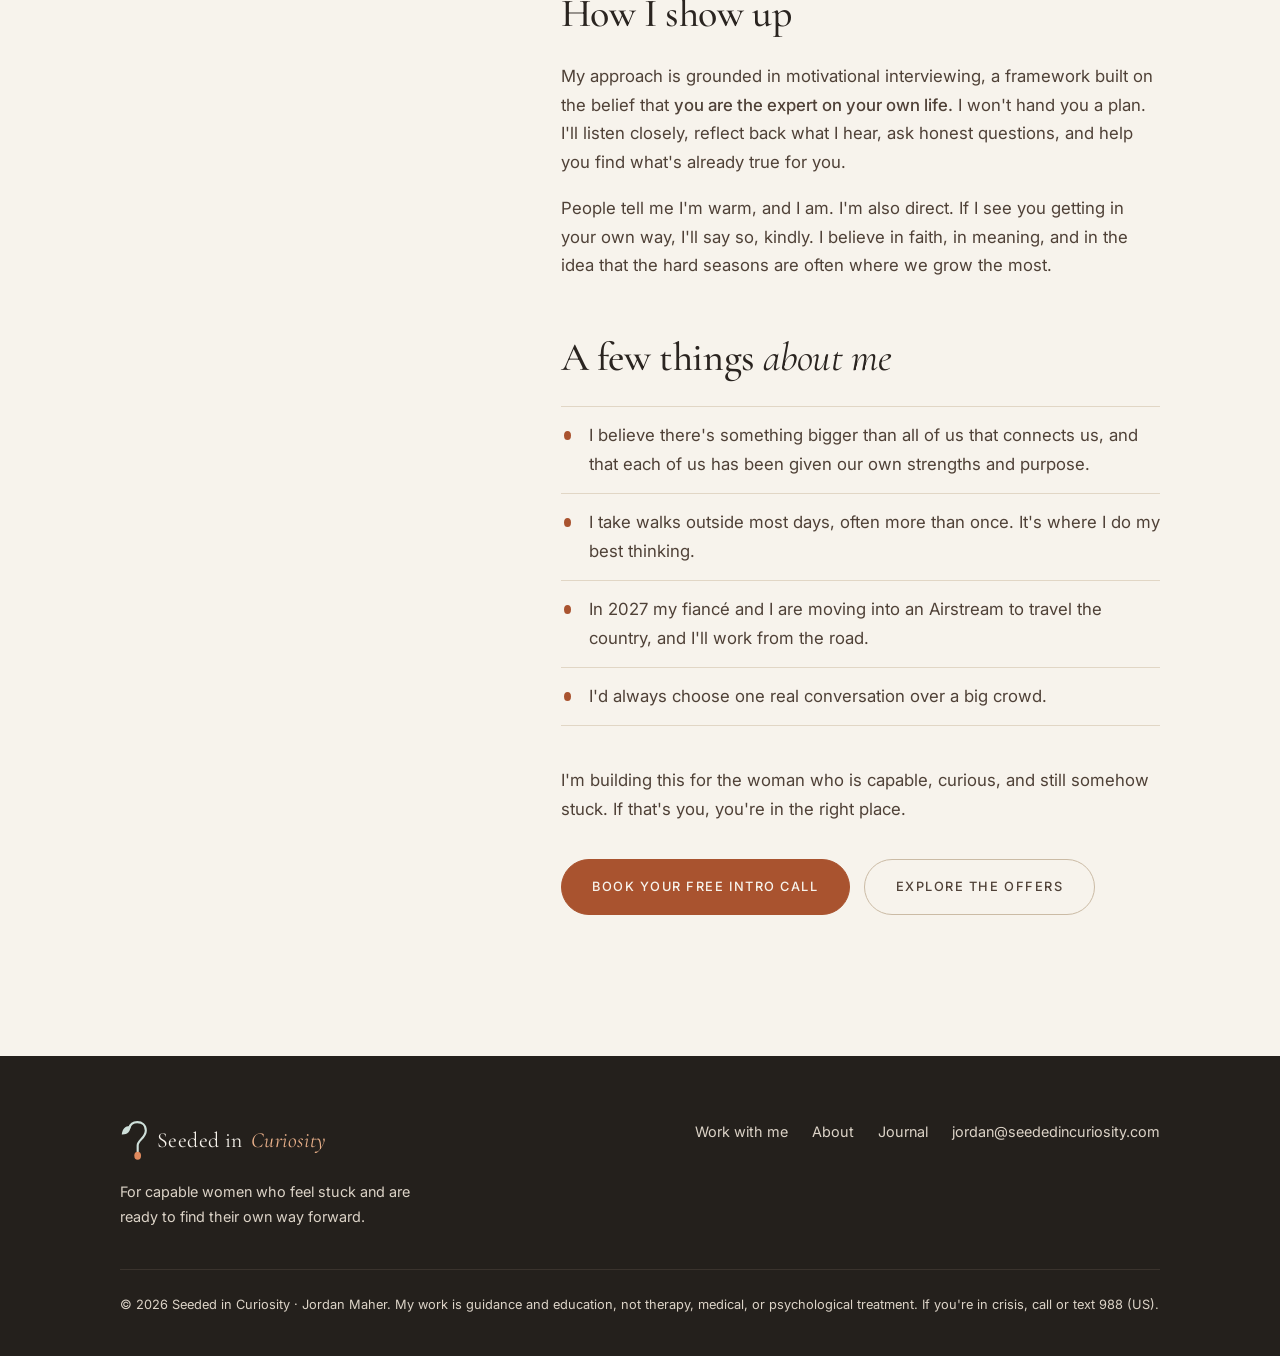
<file: about.html>
<!DOCTYPE html>
<html lang="en">
<head>
<meta charset="UTF-8">
<meta name="viewport" content="width=device-width, initial-scale=1.0">
<title>About Jordan | Seeded in Curiosity</title>
<meta name="description" content="Jordan Maher guides women who feel stuck in their career, relationships, or what comes next, using curiosity and motivational interviewing.">
<link rel="preconnect" href="https://fonts.googleapis.com">
<link rel="preconnect" href="https://fonts.gstatic.com" crossorigin>
<link href="https://fonts.googleapis.com/css2?family=Cormorant+Garamond:ital,wght@0,400;0,500;1,400;1,500&family=Inter:wght@300;400;500&display=swap" rel="stylesheet">
<link rel="stylesheet" href="styles.css?v=2026-11-19f">
<link rel="icon" href="favicon.svg" type="image/svg+xml">
<link rel="icon" href="favicon-32.png" sizes="32x32" type="image/png">
<link rel="apple-touch-icon" href="apple-touch-icon.png">
</head>
<body>

<nav class="nav">
  <div class="wrap">
    <a class="logo" href="index.html"><img class="logo-mark" src="logo-mark.svg" alt="" width="28" height="40">Seeded in <span>Curiosity</span></a>
    <button class="menu-toggle" aria-expanded="false" aria-controls="nav-links">Menu</button>
    <ul class="nav-links" id="nav-links">
      <li><a href="index.html">Home</a></li>
      <li><a href="work-with-me.html">Work with me</a></li>
      <li><a href="about.html" aria-current="page">About</a></li>
      <li><a href="blog.html">Journal</a></li>
      <li><a class="btn" href="https://calendar.app.google/WKxrUqDKMEF12j2i7">Book a free call</a></li>
    </ul>
  </div>
</nav>

<header class="page-head">
  <div class="wrap narrow">
    <p class="eyebrow">About Jordan</p>
    <h1>I was good at the work. I was best at <em>the people.</em></h1>
  </div>
</header>

<section style="padding-top:0">
  <div class="wrap about-grid">
    <aside class="about-side">
      <img src="headshot.jpg" alt="Jordan Maher">
      <p class="about-name">Jordan Maher</p>
      <p class="about-role">Founder, Seeded in Curiosity</p>
      <ul class="creds">
        <li>Trained in motivational interviewing</li>
        <li>Years of partnership work in behavioral health</li>
        <li>Guided colleagues through high-pressure roles</li>
        <li>Professional Sales and Integrated Marketing Communications, Illinois State University</li>
        <li>Mental health access advocate</li>
      </ul>
    </aside>

    <div class="prose">
      <h2>Where this comes from</h2>
      <p>I've always been fascinated by people: why we do what we do, what holds us back, what finally helps us move. Psychology was my first love. But I let sensible advice steer me toward a more practical path, and I spent years in sales.</p>
      <p>Those years taught me a lot, including what I'm actually good at. It was never the selling. It was the people: getting curious about someone, listening closely, and helping them see strengths they couldn't see themselves.</p>
      <p>But that was never the main part of the job. Most days were filled with work that pulled me away from it, and I kept arriving at the same quiet question: <strong>what would it look like to build my work around what I do best?</strong></p>
      <p>Over the past few years, as I stopped trying to fit someone else's mold and leaned into how I'm naturally made, things got clearer. And people started telling me the same thing: friends, colleagues, people I'd mentored. <em>You should be doing this on your own. Helping people get unstuck. Making them feel seen and heard.</em></p>
      <p>I heard it enough times that I finally listened. <strong>This is what I'm meant to do with my time.</strong></p>

      <p class="pull">"Real change starts when someone finally feels seen, not just told what to do."</p>

      <h2>Why I do this work</h2>
      <p>I grew up in a town of 700 people where support of almost any kind was hard to find. I learned early what it feels like to figure things out without a roadmap. That's shaped everything about why I care so much about people having someone in their corner.</p>
      <p>For years I've built relationships across the behavioral health world and mentored colleagues through demanding, high-pressure work. Over and over I've watched capable people get stuck, not because they lacked ability, but because they were spending their days on work that didn't use it, and no one had helped them slow down and listen to themselves.</p>

      <h2>How I show up</h2>
      <p>My approach is grounded in motivational interviewing, a framework built on the belief that <strong>you are the expert on your own life.</strong> I won't hand you a plan. I'll listen closely, reflect back what I hear, ask honest questions, and help you find what's already true for you.</p>
      <p>People tell me I'm warm, and I am. I'm also direct. If I see you getting in your own way, I'll say so, kindly. I believe in faith, in meaning, and in the idea that the hard seasons are often where we grow the most.</p>
      <h2>A few things <em>about me</em></h2>
      <ul class="about-things">
        <li>I believe there's something bigger than all of us that connects us, and that each of us has been given our own strengths and purpose.</li>
        <li>I take walks outside most days, often more than once. It's where I do my best thinking.</li>
        <li>In 2027 my fiancé and I are moving into an Airstream to travel the country, and I'll work from the road.</li>
        <li>I'd always choose one real conversation over a big crowd.</li>
      </ul>

      <p>I'm building this for the woman who is capable, curious, and still somehow stuck. If that's you, you're in the right place.</p>
      <div class="btn-row">
        <a class="btn" href="https://calendar.app.google/WKxrUqDKMEF12j2i7">Book your free intro call</a>
        <a class="btn btn-ghost" href="work-with-me.html">Explore the offers</a>
      </div>
    </div>
  </div>
</section>

<footer class="footer">
  <div class="wrap">
    <div class="footer-grid">
      <div>
        <a class="logo" href="index.html"><img class="logo-mark" src="logo-mark-light.svg" alt="" width="28" height="40">Seeded in <span>Curiosity</span></a>
        <p style="margin-top:0.75rem;max-width:22em">For capable women who feel stuck and are ready to find their own way forward.</p>
      </div>
      <ul class="footer-links">
        <li><a href="work-with-me.html">Work with me</a></li>
        <li><a href="about.html">About</a></li>
        <li><a href="blog.html">Journal</a></li>
        <li><a href="mailto:jordan@seededincuriosity.com">jordan@seededincuriosity.com</a></li>
      </ul>
    </div>
    <p class="footer-fine">© 2026 Seeded in Curiosity · Jordan Maher. My work is guidance and education, not therapy, medical, or psychological treatment. If you're in crisis, call or text 988 (US).</p>
  </div>
</footer>

<script>
  const t = document.querySelector('.menu-toggle'), l = document.getElementById('nav-links');
  t.addEventListener('click', () => { const o = l.classList.toggle('open'); t.setAttribute('aria-expanded', o); });
</script>
</body>
</html>
</file>
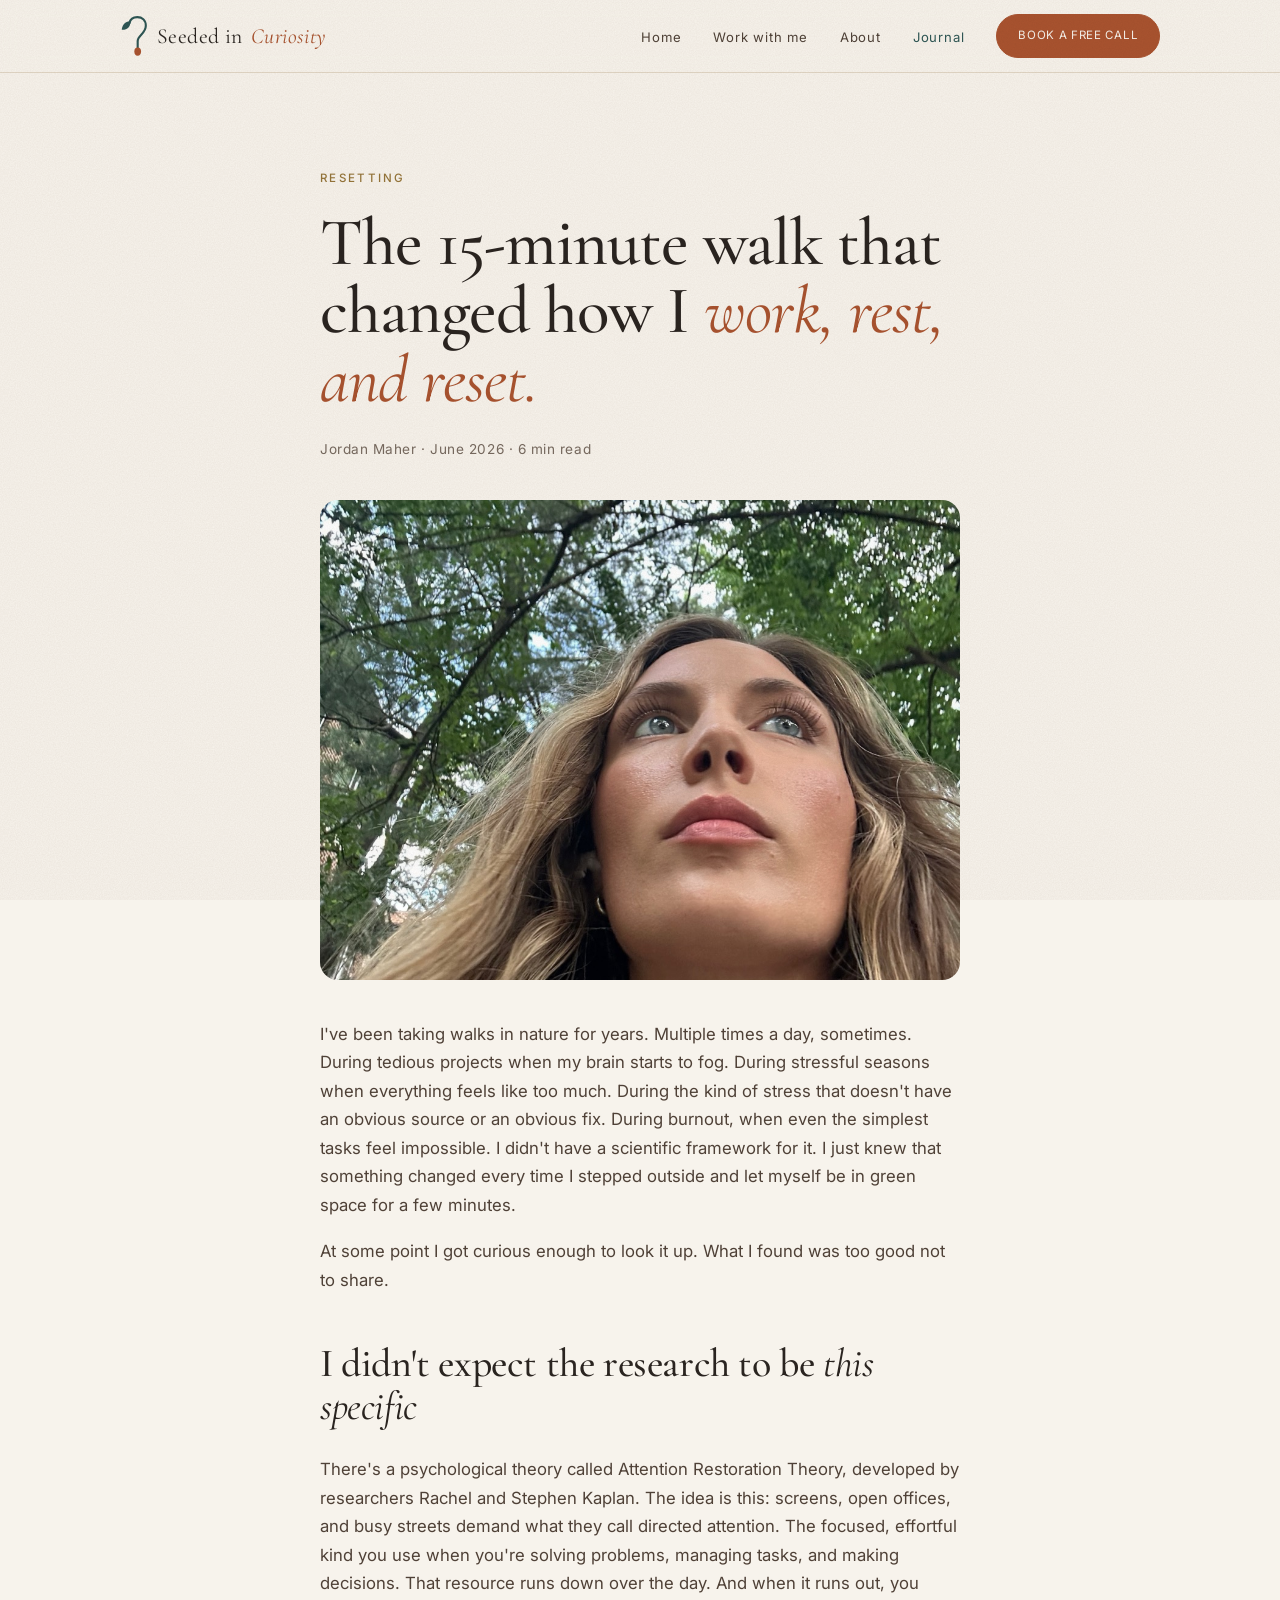
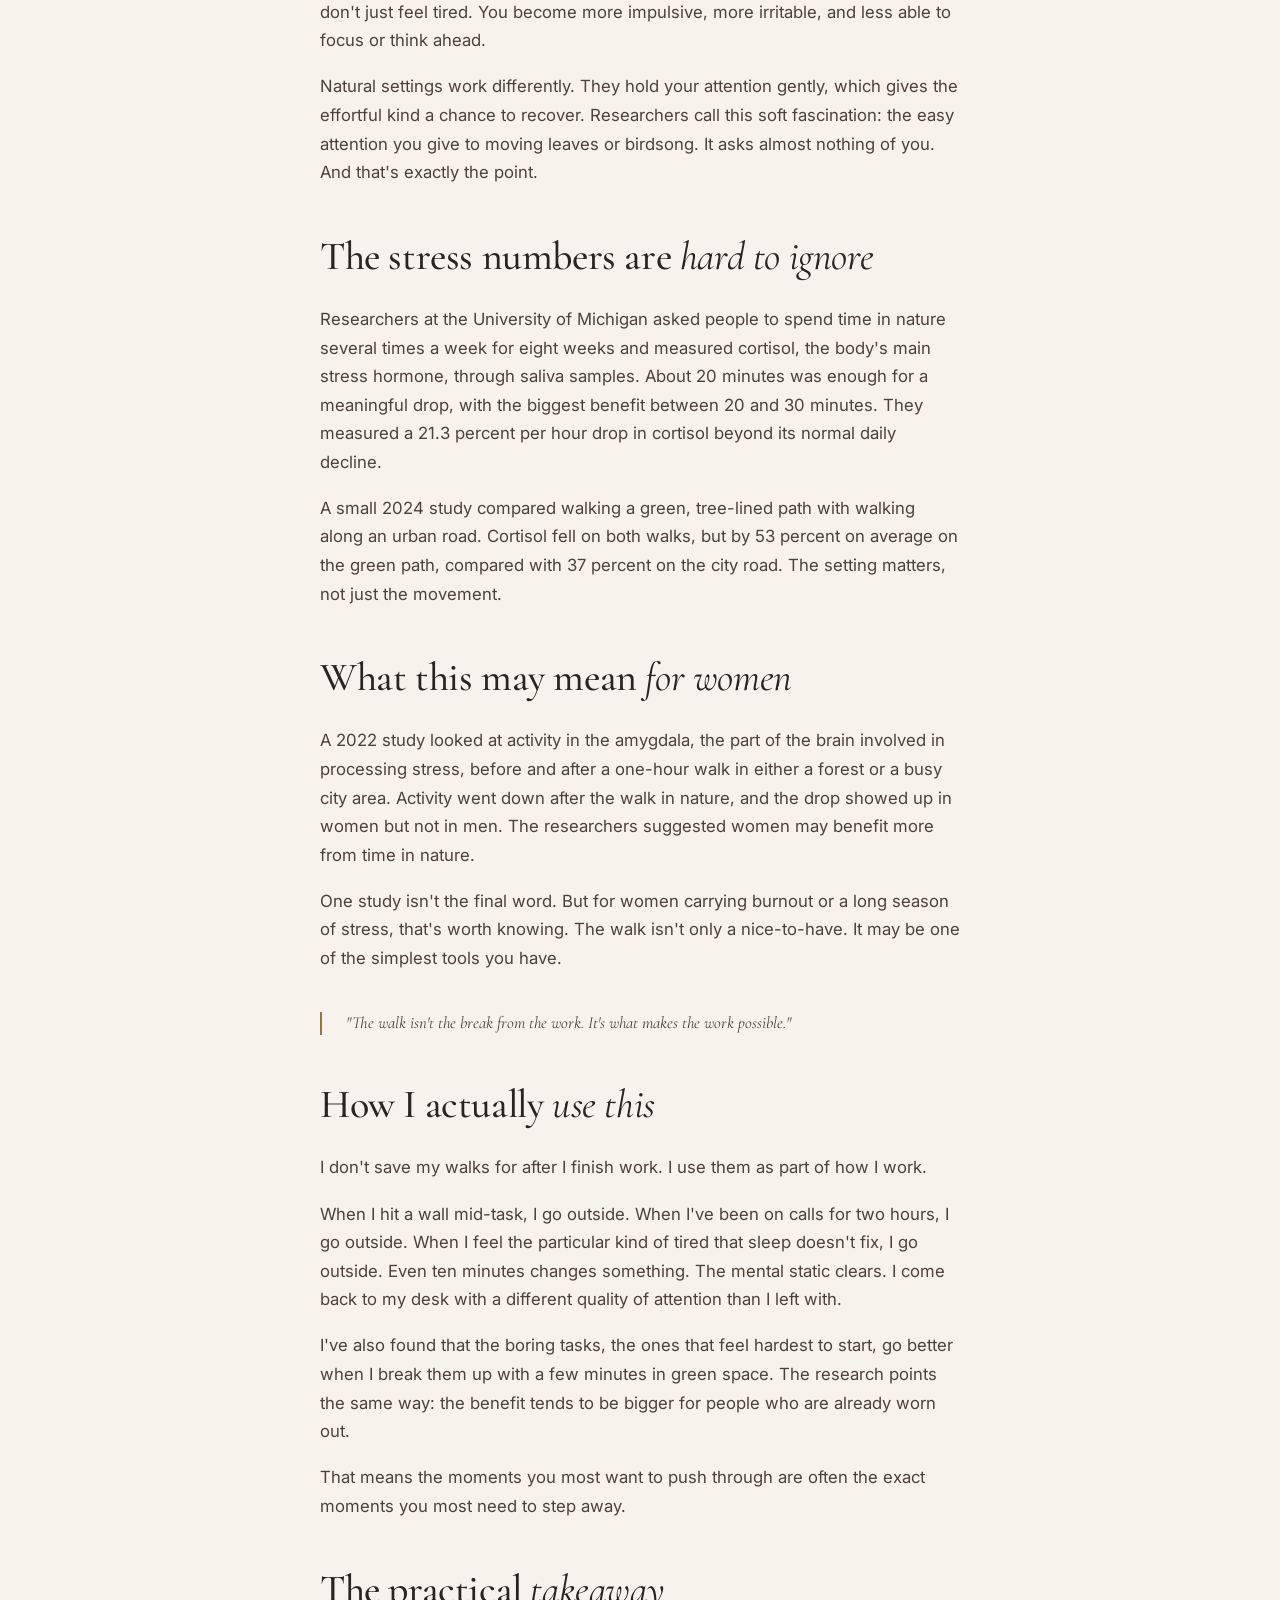
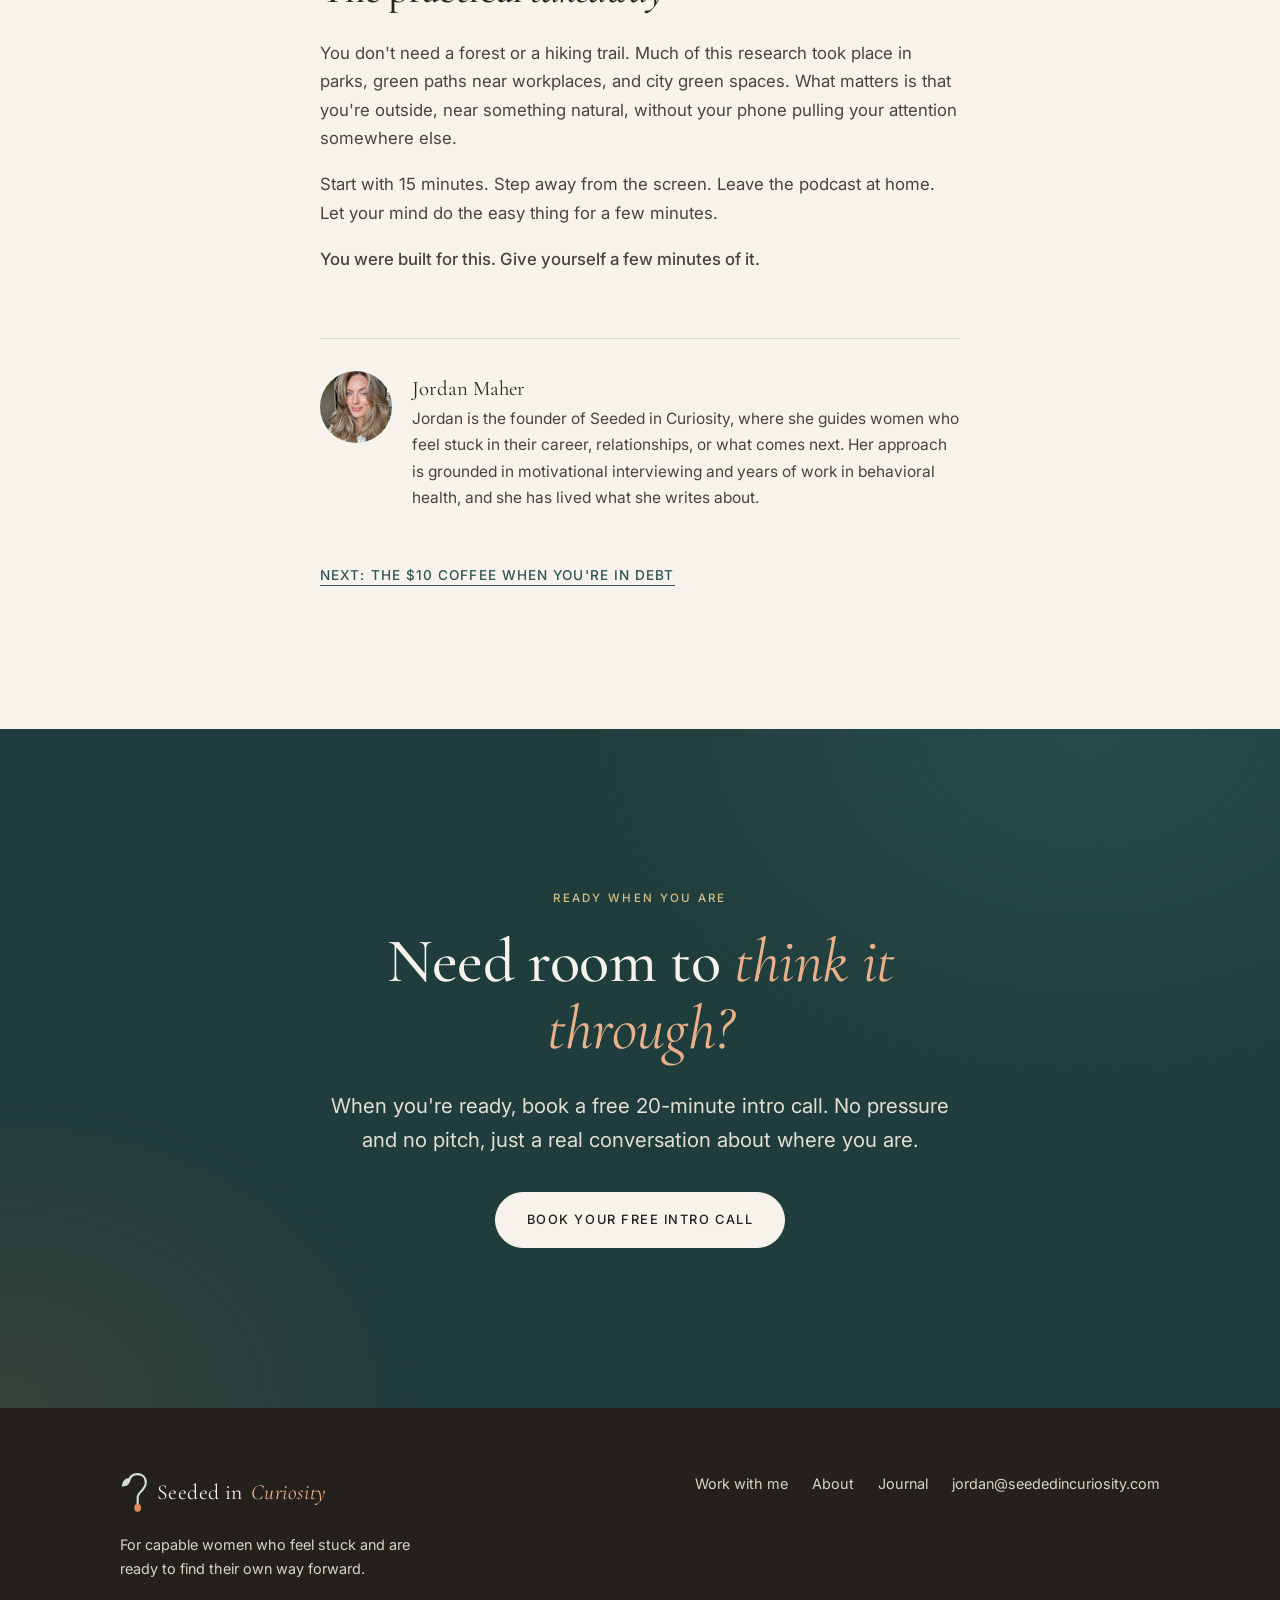
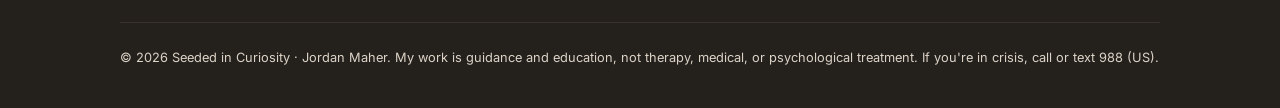
<file: blog-nature-walks.html>
<!DOCTYPE html>
<html lang="en">
<head>
<meta charset="UTF-8">
<meta name="viewport" content="width=device-width, initial-scale=1.0">
<title>The 15-Minute Walk That Changed How I Work, Rest, and Reset | Seeded in Curiosity</title>
<meta name="description" content="I've taken walks in nature for years. When I finally looked into why they help so much, the research was more specific than I expected.">
<link rel="preconnect" href="https://fonts.googleapis.com">
<link rel="preconnect" href="https://fonts.gstatic.com" crossorigin>
<link href="https://fonts.googleapis.com/css2?family=Cormorant+Garamond:ital,wght@0,400;0,500;1,400;1,500&family=Inter:wght@300;400;500&display=swap" rel="stylesheet">
<link rel="stylesheet" href="styles.css?v=2026-11-19f">
<link rel="icon" href="favicon.svg" type="image/svg+xml">
<link rel="icon" href="favicon-32.png" sizes="32x32" type="image/png">
<link rel="apple-touch-icon" href="apple-touch-icon.png">
</head>
<body>

<nav class="nav">
  <div class="wrap">
    <a class="logo" href="index.html"><img class="logo-mark" src="logo-mark.svg" alt="" width="28" height="40">Seeded in <span>Curiosity</span></a>
    <button class="menu-toggle" aria-expanded="false" aria-controls="nav-links">Menu</button>
    <ul class="nav-links" id="nav-links">
      <li><a href="index.html">Home</a></li>
      <li><a href="work-with-me.html">Work with me</a></li>
      <li><a href="about.html">About</a></li>
      <li><a href="blog.html" aria-current="page">Journal</a></li>
      <li><a class="btn" href="https://calendar.app.google/WKxrUqDKMEF12j2i7">Book a free call</a></li>
    </ul>
  </div>
</nav>

<header class="page-head post-head">
  <div class="wrap narrow">
    <p class="eyebrow">Resetting</p>
    <h1>The 15-minute walk that changed how I <em>work, rest, and reset.</em></h1>
    <p class="post-meta">Jordan Maher · June 2026 · 6 min read</p>
  </div>
</header>

<section class="post-body">
  <div class="wrap narrow prose">
    <figure class="post-figure">
      <img src="nature-walk.jpg" alt="Jordan Maher looking up at trees during a walk outside">
    </figure>

    <p>I've been taking walks in nature for years. Multiple times a day, sometimes. During tedious projects when my brain starts to fog. During stressful seasons when everything feels like too much. During the kind of stress that doesn't have an obvious source or an obvious fix. During burnout, when even the simplest tasks feel impossible. I didn't have a scientific framework for it. I just knew that something changed every time I stepped outside and let myself be in green space for a few minutes.</p>
    <p>At some point I got curious enough to look it up. What I found was too good not to share.</p>

    <h2>I didn't expect the research to be <em>this specific</em></h2>
    <p>There's a psychological theory called Attention Restoration Theory, developed by researchers Rachel and Stephen Kaplan. The idea is this: screens, open offices, and busy streets demand what they call directed attention. The focused, effortful kind you use when you're solving problems, managing tasks, and making decisions. That resource runs down over the day. And when it runs out, you don't just feel tired. You become more impulsive, more irritable, and less able to focus or think ahead.</p>
    <p>Natural settings work differently. They hold your attention gently, which gives the effortful kind a chance to recover. Researchers call this soft fascination: the easy attention you give to moving leaves or birdsong. It asks almost nothing of you. And that's exactly the point.</p>

    <h2>The stress numbers are <em>hard to ignore</em></h2>
    <p>Researchers at the University of Michigan asked people to spend time in nature several times a week for eight weeks and measured cortisol, the body's main stress hormone, through saliva samples. About 20 minutes was enough for a meaningful drop, with the biggest benefit between 20 and 30 minutes. They measured a 21.3 percent per hour drop in cortisol beyond its normal daily decline.</p>
    <p>A small 2024 study compared walking a green, tree-lined path with walking along an urban road. Cortisol fell on both walks, but by 53 percent on average on the green path, compared with 37 percent on the city road. The setting matters, not just the movement.</p>

    <h2>What this may mean <em>for women</em></h2>
    <p>A 2022 study looked at activity in the amygdala, the part of the brain involved in processing stress, before and after a one-hour walk in either a forest or a busy city area. Activity went down after the walk in nature, and the drop showed up in women but not in men. The researchers suggested women may benefit more from time in nature.</p>
    <p>One study isn't the final word. But for women carrying burnout or a long season of stress, that's worth knowing. The walk isn't only a nice-to-have. It may be one of the simplest tools you have.</p>

    <p class="pull">"The walk isn't the break from the work. It's what makes the work possible."</p>

    <h2>How I actually <em>use this</em></h2>
    <p>I don't save my walks for after I finish work. I use them as part of how I work.</p>
    <p>When I hit a wall mid-task, I go outside. When I've been on calls for two hours, I go outside. When I feel the particular kind of tired that sleep doesn't fix, I go outside. Even ten minutes changes something. The mental static clears. I come back to my desk with a different quality of attention than I left with.</p>
    <p>I've also found that the boring tasks, the ones that feel hardest to start, go better when I break them up with a few minutes in green space. The research points the same way: the benefit tends to be bigger for people who are already worn out.</p>
    <p>That means the moments you most want to push through are often the exact moments you most need to step away.</p>

    <h2>The practical <em>takeaway</em></h2>
    <p>You don't need a forest or a hiking trail. Much of this research took place in parks, green paths near workplaces, and city green spaces. What matters is that you're outside, near something natural, without your phone pulling your attention somewhere else.</p>
    <p>Start with 15 minutes. Step away from the screen. Leave the podcast at home. Let your mind do the easy thing for a few minutes.</p>
    <p><strong>You were built for this. Give yourself a few minutes of it.</strong></p>

    <div class="post-author">
      <img src="headshot.jpg" alt="Jordan Maher">
      <div>
        <p class="name">Jordan Maher</p>
        <p>Jordan is the founder of Seeded in Curiosity, where she guides women who feel stuck in their career, relationships, or what comes next. Her approach is grounded in motivational interviewing and years of work in behavioral health, and she has lived what she writes about.</p>
      </div>
    </div>

    <p class="post-next"><a class="text-link" href="blog-spending-loop.html">Next: The $10 coffee when you're in debt</a></p>
  </div>
</section>

<section class="band cta">
  <div class="wrap narrow">
    <p class="eyebrow">Ready when you are</p>
    <h2>Need room to <em>think it through?</em></h2>
    <p class="lede">When you're ready, book a free 20-minute intro call. No pressure and no pitch, just a real conversation about where you are.</p>
    <div class="btn-row">
      <a class="btn btn-light" href="https://calendar.app.google/WKxrUqDKMEF12j2i7">Book your free intro call</a>
    </div>
  </div>
</section>

<footer class="footer">
  <div class="wrap">
    <div class="footer-grid">
      <div>
        <a class="logo" href="index.html"><img class="logo-mark" src="logo-mark-light.svg" alt="" width="28" height="40">Seeded in <span>Curiosity</span></a>
        <p style="margin-top:0.75rem;max-width:22em">For capable women who feel stuck and are ready to find their own way forward.</p>
      </div>
      <ul class="footer-links">
        <li><a href="work-with-me.html">Work with me</a></li>
        <li><a href="about.html">About</a></li>
        <li><a href="blog.html">Journal</a></li>
        <li><a href="mailto:jordan@seededincuriosity.com">jordan@seededincuriosity.com</a></li>
      </ul>
    </div>
    <p class="footer-fine">© 2026 Seeded in Curiosity · Jordan Maher. My work is guidance and education, not therapy, medical, or psychological treatment. If you're in crisis, call or text 988 (US).</p>
  </div>
</footer>

<script>
  const t = document.querySelector('.menu-toggle'), l = document.getElementById('nav-links');
  t.addEventListener('click', () => { const o = l.classList.toggle('open'); t.setAttribute('aria-expanded', o); });
</script>
</body>
</html>
</file>
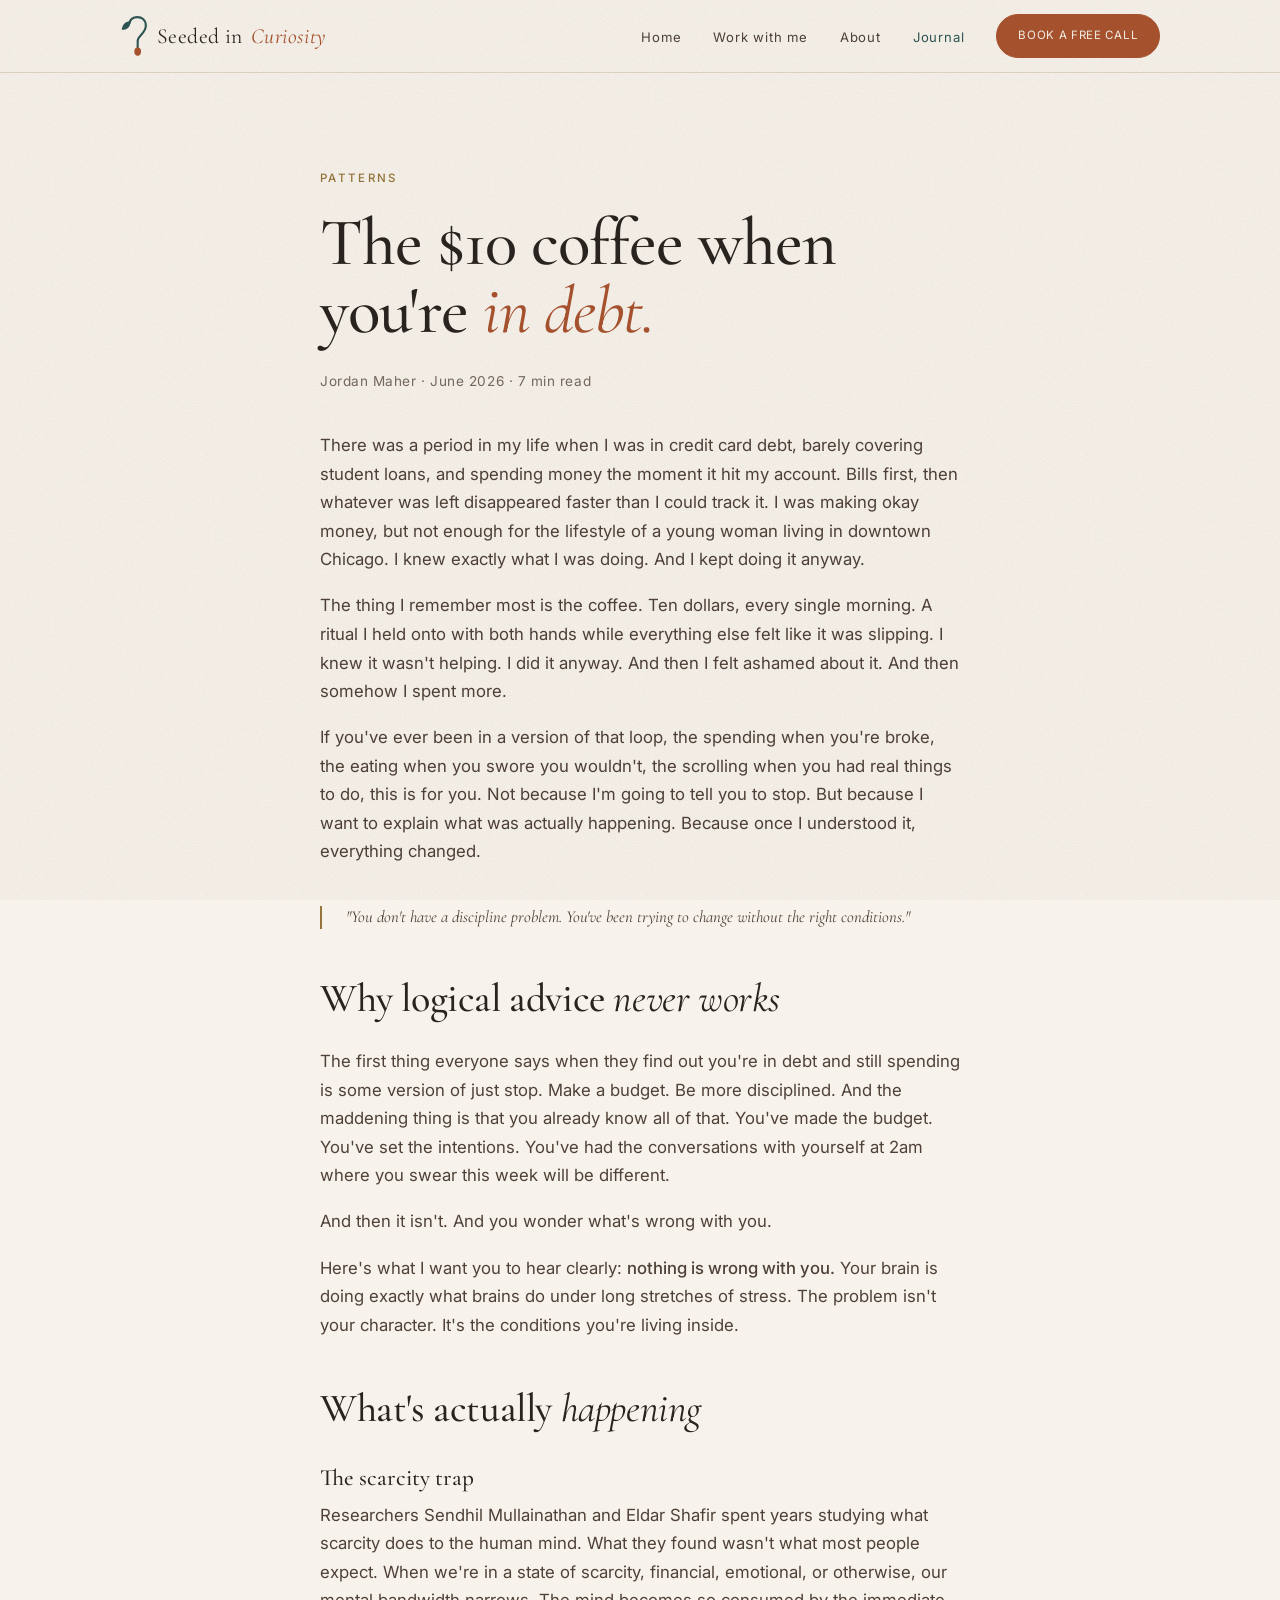
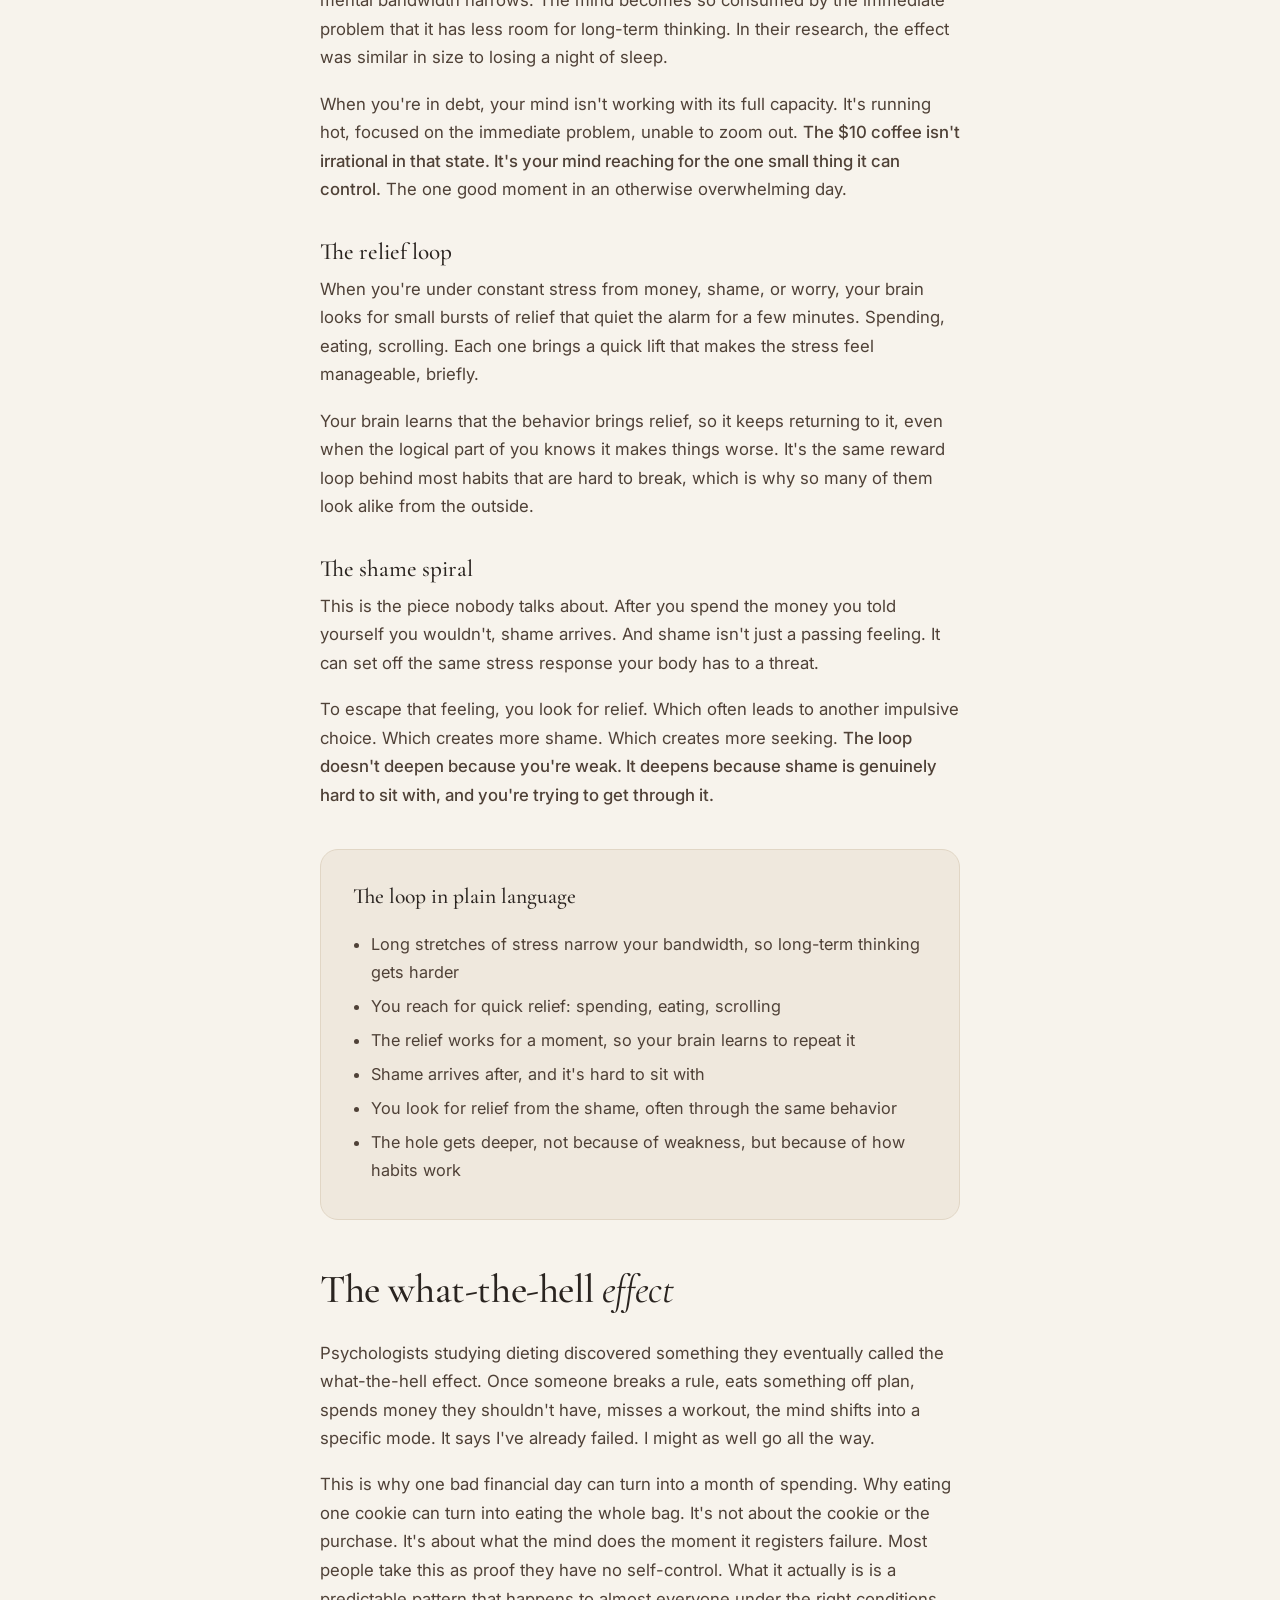
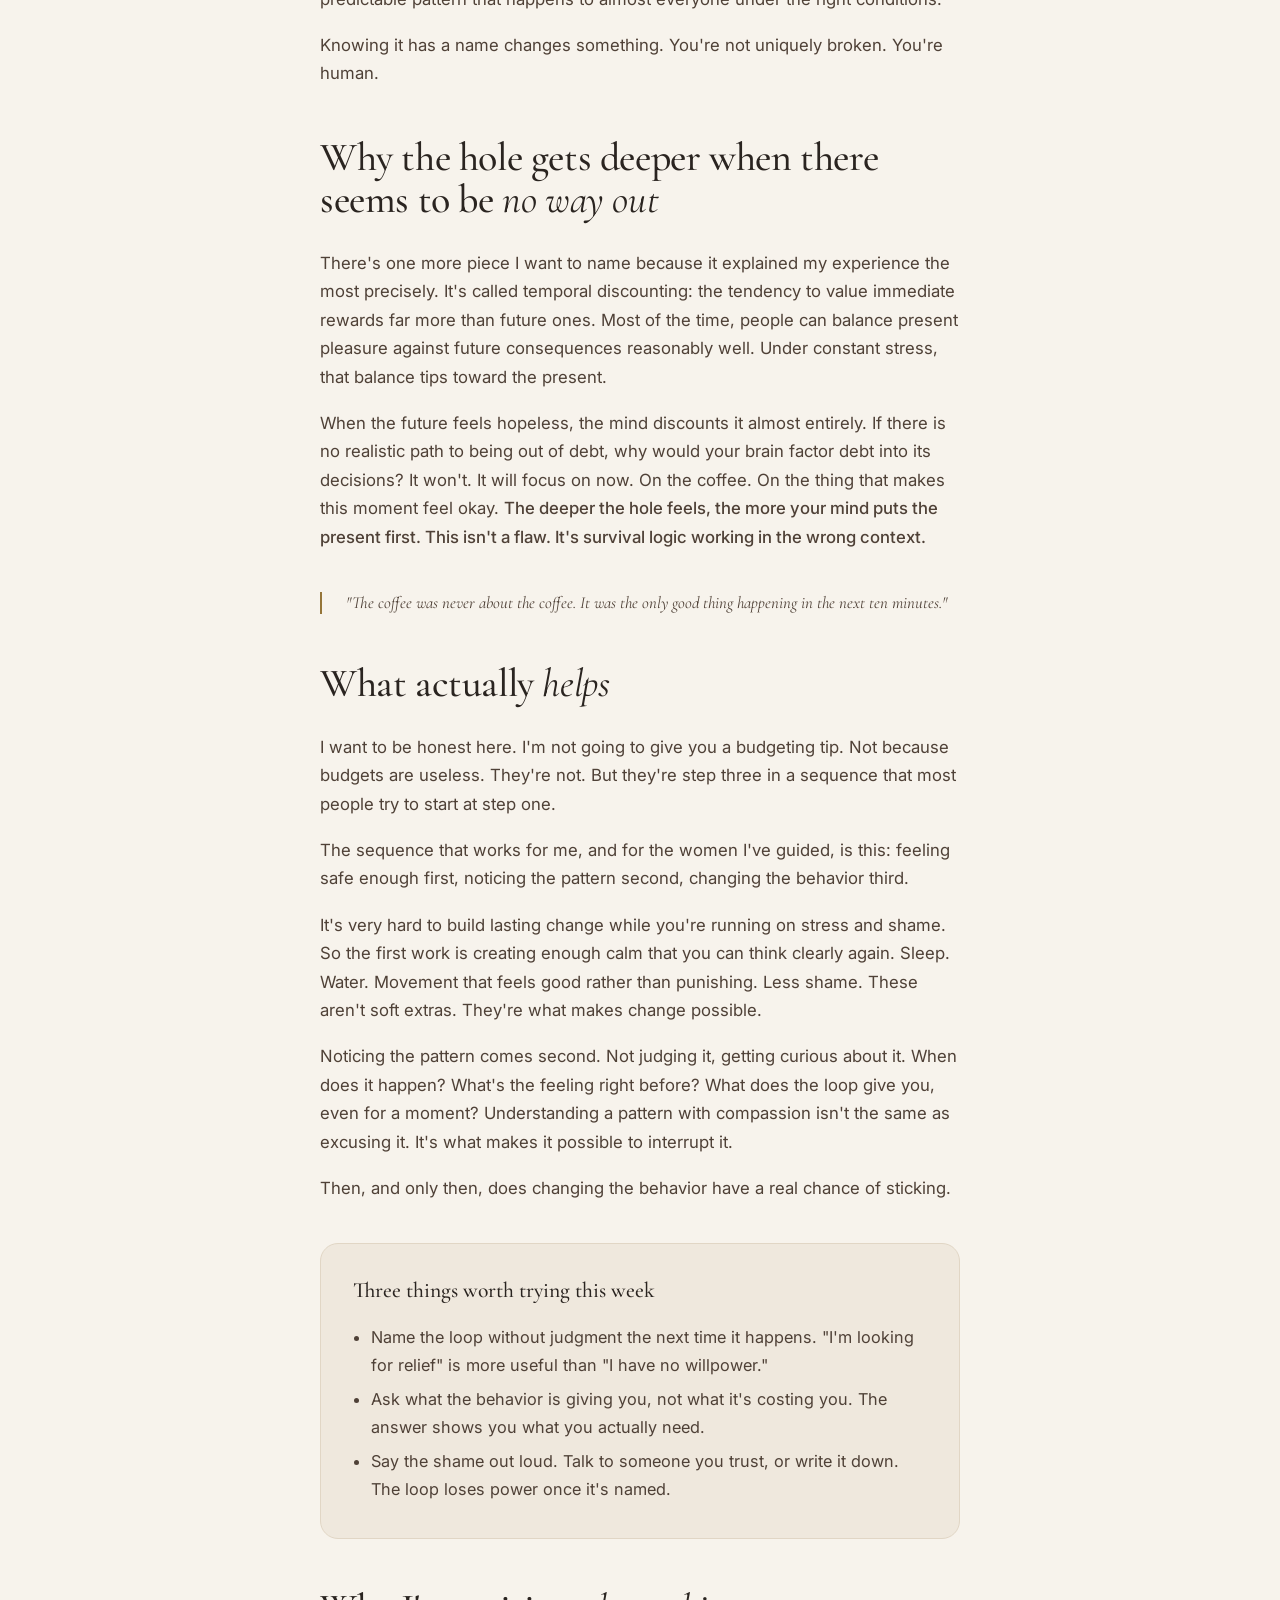
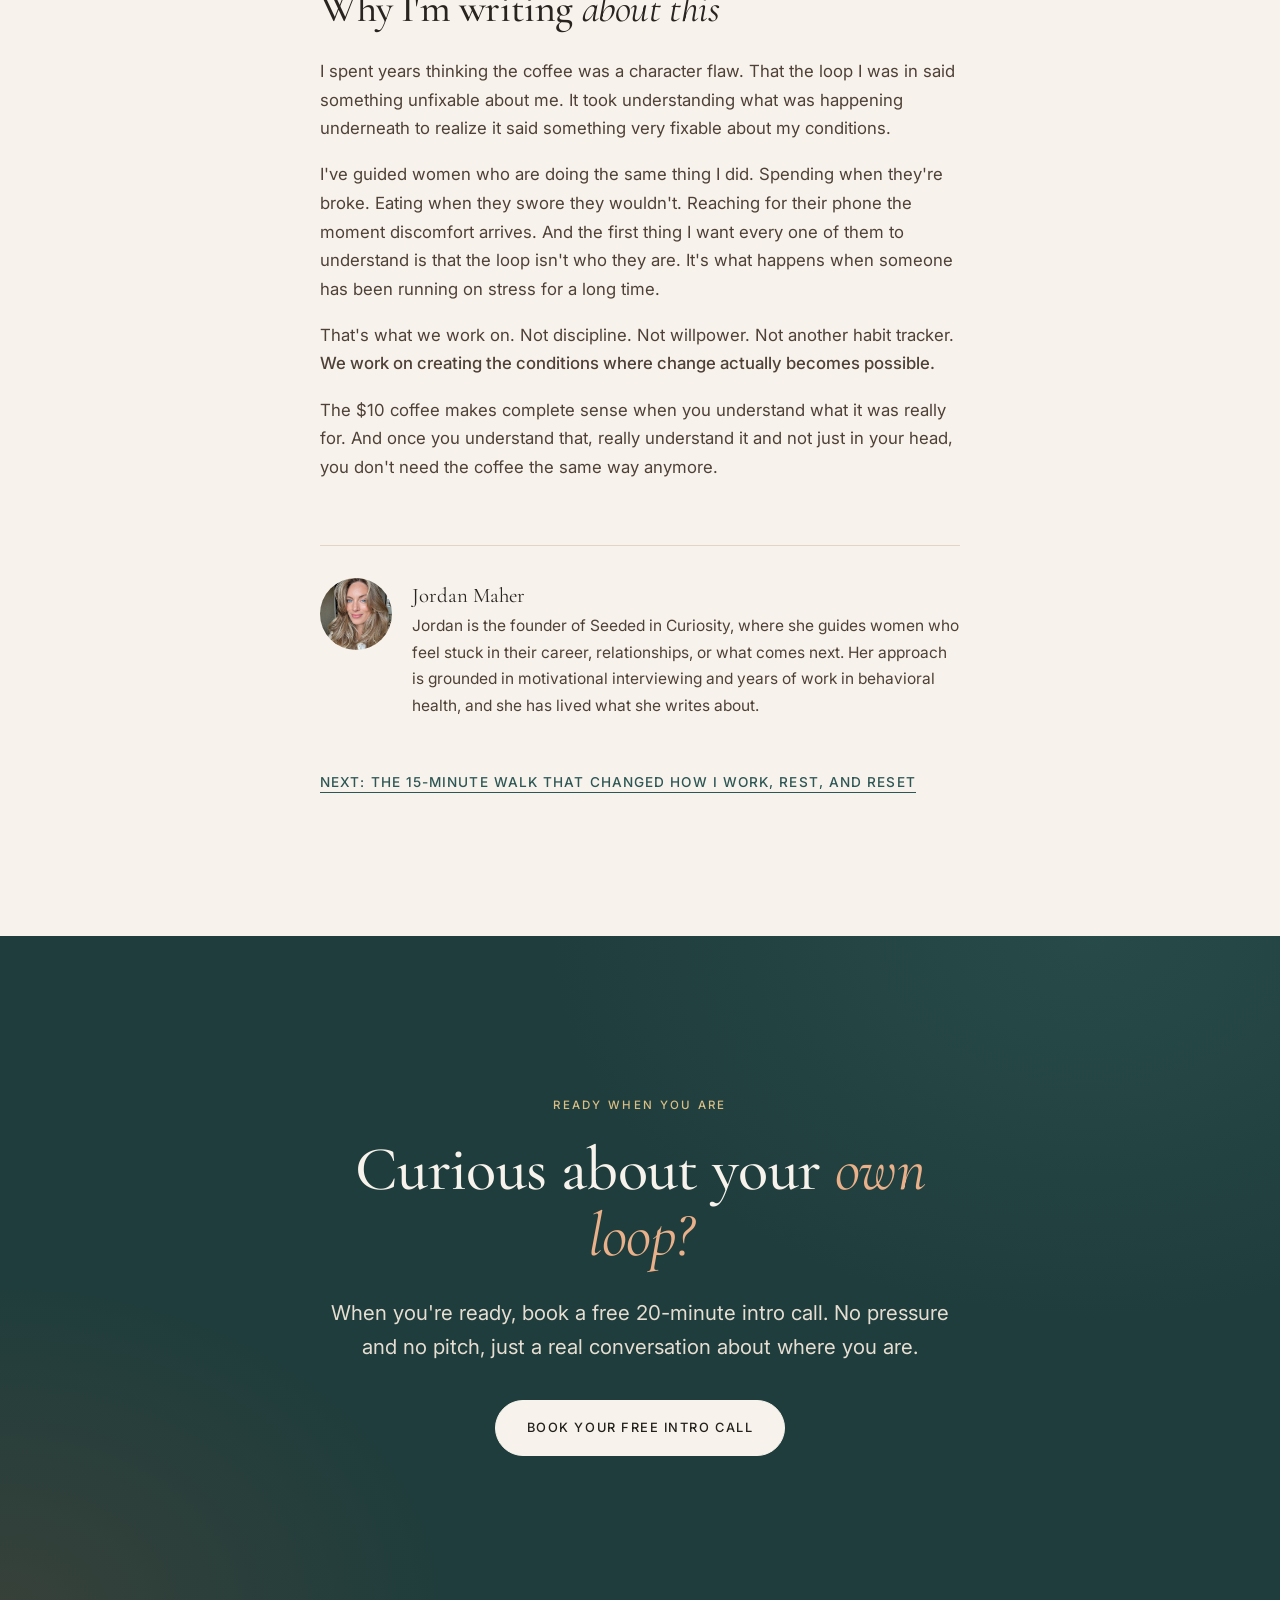
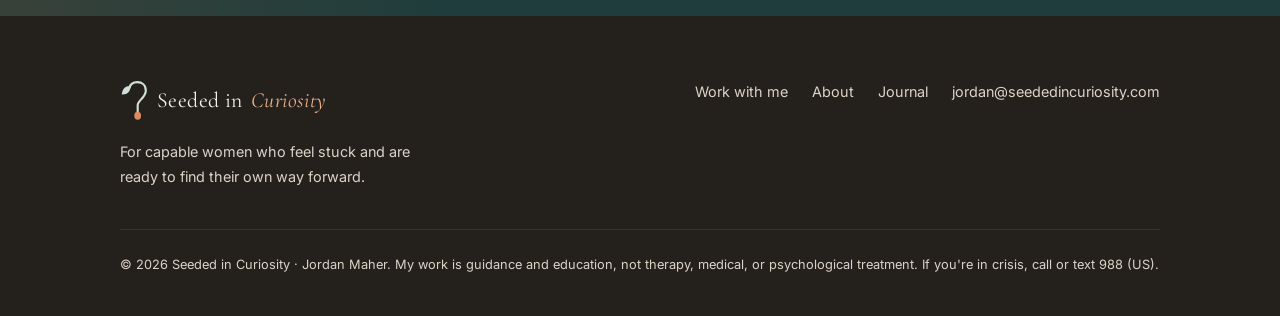
<file: blog-spending-loop.html>
<!DOCTYPE html>
<html lang="en">
<head>
<meta charset="UTF-8">
<meta name="viewport" content="width=device-width, initial-scale=1.0">
<title>The $10 Coffee When You're in Debt | Seeded in Curiosity</title>
<meta name="description" content="You know it doesn't make sense. You do it anyway. Why we dig the hole deeper exactly when we feel most stuck, and what's really going on underneath.">
<link rel="preconnect" href="https://fonts.googleapis.com">
<link rel="preconnect" href="https://fonts.gstatic.com" crossorigin>
<link href="https://fonts.googleapis.com/css2?family=Cormorant+Garamond:ital,wght@0,400;0,500;1,400;1,500&family=Inter:wght@300;400;500&display=swap" rel="stylesheet">
<link rel="stylesheet" href="styles.css?v=2026-11-19f">
<link rel="icon" href="favicon.svg" type="image/svg+xml">
<link rel="icon" href="favicon-32.png" sizes="32x32" type="image/png">
<link rel="apple-touch-icon" href="apple-touch-icon.png">
</head>
<body>

<nav class="nav">
  <div class="wrap">
    <a class="logo" href="index.html"><img class="logo-mark" src="logo-mark.svg" alt="" width="28" height="40">Seeded in <span>Curiosity</span></a>
    <button class="menu-toggle" aria-expanded="false" aria-controls="nav-links">Menu</button>
    <ul class="nav-links" id="nav-links">
      <li><a href="index.html">Home</a></li>
      <li><a href="work-with-me.html">Work with me</a></li>
      <li><a href="about.html">About</a></li>
      <li><a href="blog.html" aria-current="page">Journal</a></li>
      <li><a class="btn" href="https://calendar.app.google/WKxrUqDKMEF12j2i7">Book a free call</a></li>
    </ul>
  </div>
</nav>

<header class="page-head post-head">
  <div class="wrap narrow">
    <p class="eyebrow">Patterns</p>
    <h1>The $10 coffee when you're <em>in debt.</em></h1>
    <p class="post-meta">Jordan Maher · June 2026 · 7 min read</p>
  </div>
</header>

<section class="post-body">
  <div class="wrap narrow prose">
    <p>There was a period in my life when I was in credit card debt, barely covering student loans, and spending money the moment it hit my account. Bills first, then whatever was left disappeared faster than I could track it. I was making okay money, but not enough for the lifestyle of a young woman living in downtown Chicago. I knew exactly what I was doing. And I kept doing it anyway.</p>
    <p>The thing I remember most is the coffee. Ten dollars, every single morning. A ritual I held onto with both hands while everything else felt like it was slipping. I knew it wasn't helping. I did it anyway. And then I felt ashamed about it. And then somehow I spent more.</p>
    <p>If you've ever been in a version of that loop, the spending when you're broke, the eating when you swore you wouldn't, the scrolling when you had real things to do, this is for you. Not because I'm going to tell you to stop. But because I want to explain what was actually happening. Because once I understood it, everything changed.</p>

    <p class="pull">"You don't have a discipline problem. You've been trying to change without the right conditions."</p>

    <h2>Why logical advice <em>never works</em></h2>
    <p>The first thing everyone says when they find out you're in debt and still spending is some version of just stop. Make a budget. Be more disciplined. And the maddening thing is that you already know all of that. You've made the budget. You've set the intentions. You've had the conversations with yourself at 2am where you swear this week will be different.</p>
    <p>And then it isn't. And you wonder what's wrong with you.</p>
    <p>Here's what I want you to hear clearly: <strong>nothing is wrong with you.</strong> Your brain is doing exactly what brains do under long stretches of stress. The problem isn't your character. It's the conditions you're living inside.</p>

    <h2>What's actually <em>happening</em></h2>
    <h3>The scarcity trap</h3>
    <p>Researchers Sendhil Mullainathan and Eldar Shafir spent years studying what scarcity does to the human mind. What they found wasn't what most people expect. When we're in a state of scarcity, financial, emotional, or otherwise, our mental bandwidth narrows. The mind becomes so consumed by the immediate problem that it has less room for long-term thinking. In their research, the effect was similar in size to losing a night of sleep.</p>
    <p>When you're in debt, your mind isn't working with its full capacity. It's running hot, focused on the immediate problem, unable to zoom out. <strong>The $10 coffee isn't irrational in that state. It's your mind reaching for the one small thing it can control.</strong> The one good moment in an otherwise overwhelming day.</p>

    <h3>The relief loop</h3>
    <p>When you're under constant stress from money, shame, or worry, your brain looks for small bursts of relief that quiet the alarm for a few minutes. Spending, eating, scrolling. Each one brings a quick lift that makes the stress feel manageable, briefly.</p>
    <p>Your brain learns that the behavior brings relief, so it keeps returning to it, even when the logical part of you knows it makes things worse. It's the same reward loop behind most habits that are hard to break, which is why so many of them look alike from the outside.</p>

    <h3>The shame spiral</h3>
    <p>This is the piece nobody talks about. After you spend the money you told yourself you wouldn't, shame arrives. And shame isn't just a passing feeling. It can set off the same stress response your body has to a threat.</p>
    <p>To escape that feeling, you look for relief. Which often leads to another impulsive choice. Which creates more shame. Which creates more seeking. <strong>The loop doesn't deepen because you're weak. It deepens because shame is genuinely hard to sit with, and you're trying to get through it.</strong></p>

    <div class="post-box">
      <h4>The loop in plain language</h4>
      <ul>
        <li>Long stretches of stress narrow your bandwidth, so long-term thinking gets harder</li>
        <li>You reach for quick relief: spending, eating, scrolling</li>
        <li>The relief works for a moment, so your brain learns to repeat it</li>
        <li>Shame arrives after, and it's hard to sit with</li>
        <li>You look for relief from the shame, often through the same behavior</li>
        <li>The hole gets deeper, not because of weakness, but because of how habits work</li>
      </ul>
    </div>

    <h2>The what-the-hell <em>effect</em></h2>
    <p>Psychologists studying dieting discovered something they eventually called the what-the-hell effect. Once someone breaks a rule, eats something off plan, spends money they shouldn't have, misses a workout, the mind shifts into a specific mode. It says I've already failed. I might as well go all the way.</p>
    <p>This is why one bad financial day can turn into a month of spending. Why eating one cookie can turn into eating the whole bag. It's not about the cookie or the purchase. It's about what the mind does the moment it registers failure. Most people take this as proof they have no self-control. What it actually is is a predictable pattern that happens to almost everyone under the right conditions.</p>
    <p>Knowing it has a name changes something. You're not uniquely broken. You're human.</p>

    <h2>Why the hole gets deeper when there seems to be <em>no way out</em></h2>
    <p>There's one more piece I want to name because it explained my experience the most precisely. It's called temporal discounting: the tendency to value immediate rewards far more than future ones. Most of the time, people can balance present pleasure against future consequences reasonably well. Under constant stress, that balance tips toward the present.</p>
    <p>When the future feels hopeless, the mind discounts it almost entirely. If there is no realistic path to being out of debt, why would your brain factor debt into its decisions? It won't. It will focus on now. On the coffee. On the thing that makes this moment feel okay. <strong>The deeper the hole feels, the more your mind puts the present first. This isn't a flaw. It's survival logic working in the wrong context.</strong></p>

    <p class="pull">"The coffee was never about the coffee. It was the only good thing happening in the next ten minutes."</p>

    <h2>What actually <em>helps</em></h2>
    <p>I want to be honest here. I'm not going to give you a budgeting tip. Not because budgets are useless. They're not. But they're step three in a sequence that most people try to start at step one.</p>
    <p>The sequence that works for me, and for the women I've guided, is this: feeling safe enough first, noticing the pattern second, changing the behavior third.</p>
    <p>It's very hard to build lasting change while you're running on stress and shame. So the first work is creating enough calm that you can think clearly again. Sleep. Water. Movement that feels good rather than punishing. Less shame. These aren't soft extras. They're what makes change possible.</p>
    <p>Noticing the pattern comes second. Not judging it, getting curious about it. When does it happen? What's the feeling right before? What does the loop give you, even for a moment? Understanding a pattern with compassion isn't the same as excusing it. It's what makes it possible to interrupt it.</p>
    <p>Then, and only then, does changing the behavior have a real chance of sticking.</p>

    <div class="post-box">
      <h4>Three things worth trying this week</h4>
      <ul>
        <li>Name the loop without judgment the next time it happens. "I'm looking for relief" is more useful than "I have no willpower."</li>
        <li>Ask what the behavior is giving you, not what it's costing you. The answer shows you what you actually need.</li>
        <li>Say the shame out loud. Talk to someone you trust, or write it down. The loop loses power once it's named.</li>
      </ul>
    </div>

    <h2>Why I'm writing <em>about this</em></h2>
    <p>I spent years thinking the coffee was a character flaw. That the loop I was in said something unfixable about me. It took understanding what was happening underneath to realize it said something very fixable about my conditions.</p>
    <p>I've guided women who are doing the same thing I did. Spending when they're broke. Eating when they swore they wouldn't. Reaching for their phone the moment discomfort arrives. And the first thing I want every one of them to understand is that the loop isn't who they are. It's what happens when someone has been running on stress for a long time.</p>
    <p>That's what we work on. Not discipline. Not willpower. Not another habit tracker. <strong>We work on creating the conditions where change actually becomes possible.</strong></p>
    <p>The $10 coffee makes complete sense when you understand what it was really for. And once you understand that, really understand it and not just in your head, you don't need the coffee the same way anymore.</p>

    <div class="post-author">
      <img src="headshot.jpg" alt="Jordan Maher">
      <div>
        <p class="name">Jordan Maher</p>
        <p>Jordan is the founder of Seeded in Curiosity, where she guides women who feel stuck in their career, relationships, or what comes next. Her approach is grounded in motivational interviewing and years of work in behavioral health, and she has lived what she writes about.</p>
      </div>
    </div>

    <p class="post-next"><a class="text-link" href="blog-nature-walks.html">Next: The 15-minute walk that changed how I work, rest, and reset</a></p>
  </div>
</section>

<section class="band cta">
  <div class="wrap narrow">
    <p class="eyebrow">Ready when you are</p>
    <h2>Curious about your <em>own loop?</em></h2>
    <p class="lede">When you're ready, book a free 20-minute intro call. No pressure and no pitch, just a real conversation about where you are.</p>
    <div class="btn-row">
      <a class="btn btn-light" href="https://calendar.app.google/WKxrUqDKMEF12j2i7">Book your free intro call</a>
    </div>
  </div>
</section>

<footer class="footer">
  <div class="wrap">
    <div class="footer-grid">
      <div>
        <a class="logo" href="index.html"><img class="logo-mark" src="logo-mark-light.svg" alt="" width="28" height="40">Seeded in <span>Curiosity</span></a>
        <p style="margin-top:0.75rem;max-width:22em">For capable women who feel stuck and are ready to find their own way forward.</p>
      </div>
      <ul class="footer-links">
        <li><a href="work-with-me.html">Work with me</a></li>
        <li><a href="about.html">About</a></li>
        <li><a href="blog.html">Journal</a></li>
        <li><a href="mailto:jordan@seededincuriosity.com">jordan@seededincuriosity.com</a></li>
      </ul>
    </div>
    <p class="footer-fine">© 2026 Seeded in Curiosity · Jordan Maher. My work is guidance and education, not therapy, medical, or psychological treatment. If you're in crisis, call or text 988 (US).</p>
  </div>
</footer>

<script>
  const t = document.querySelector('.menu-toggle'), l = document.getElementById('nav-links');
  t.addEventListener('click', () => { const o = l.classList.toggle('open'); t.setAttribute('aria-expanded', o); });
</script>
</body>
</html>
</file>
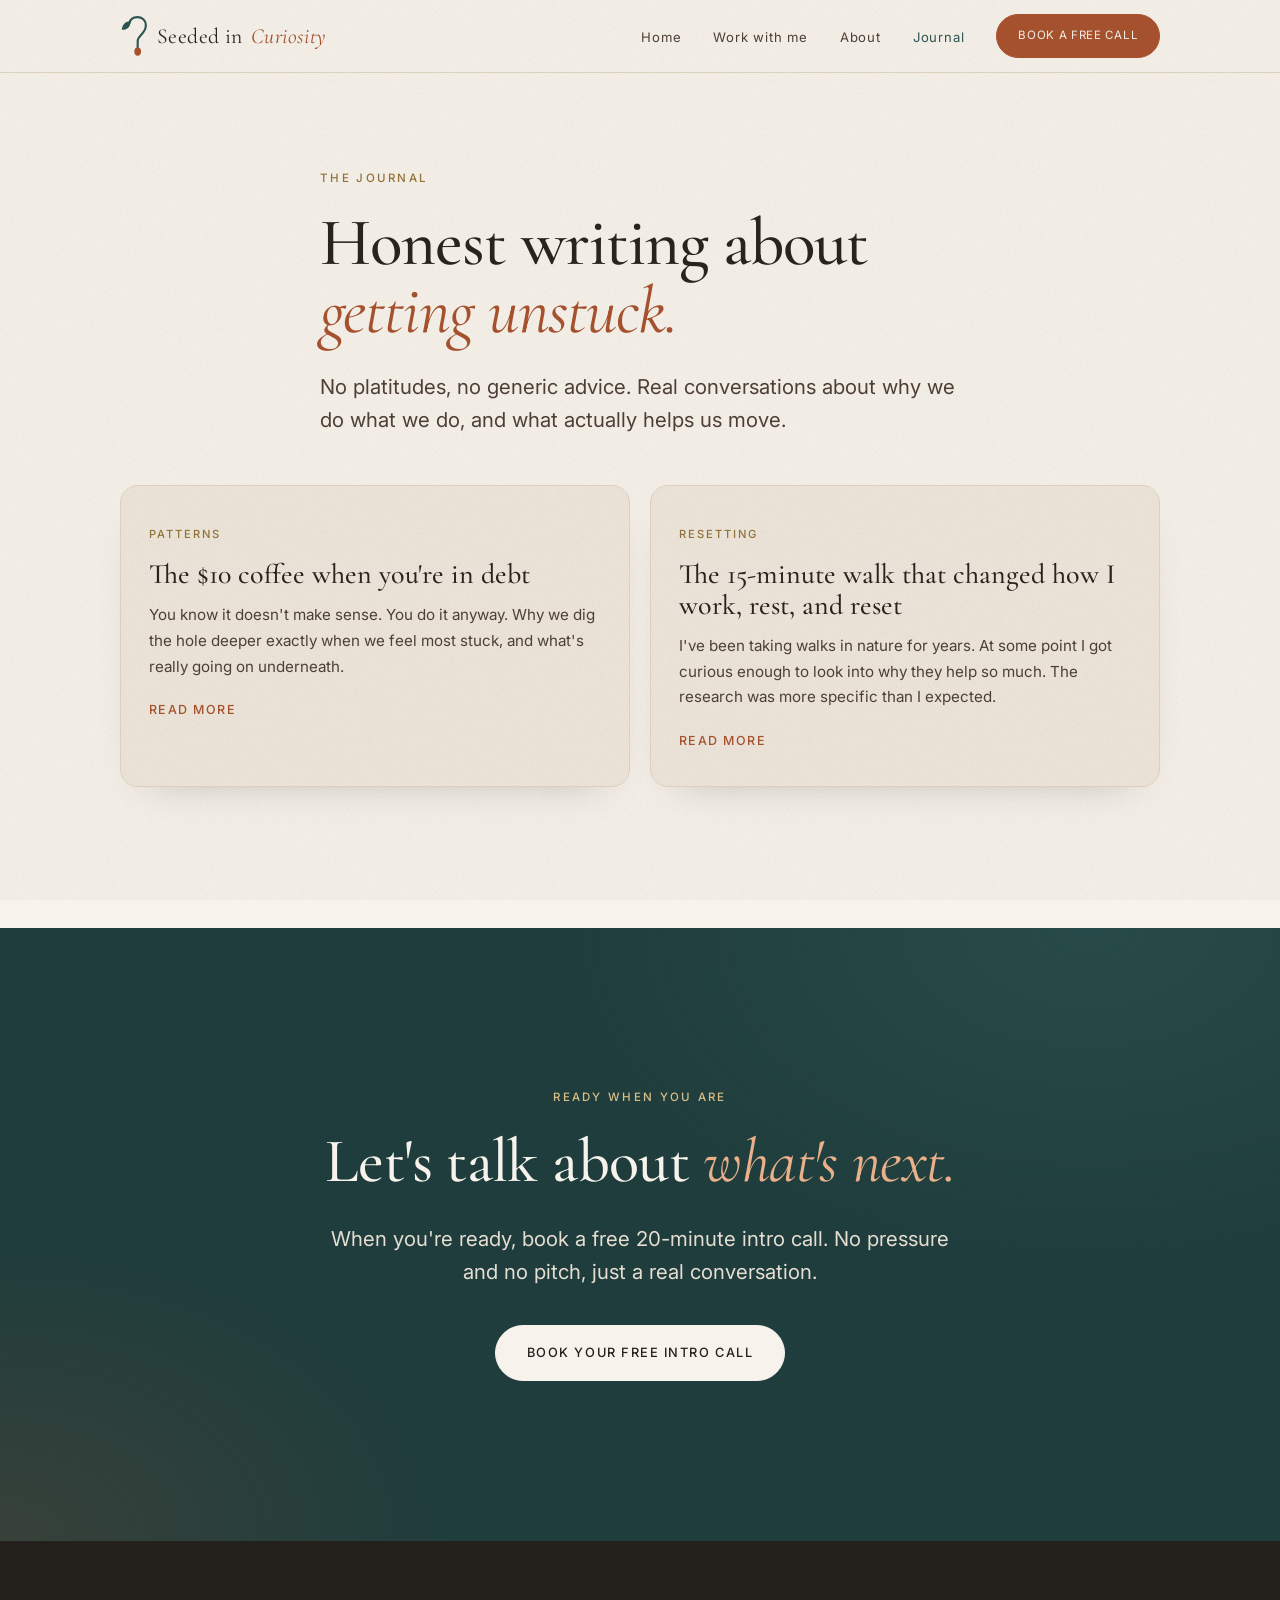
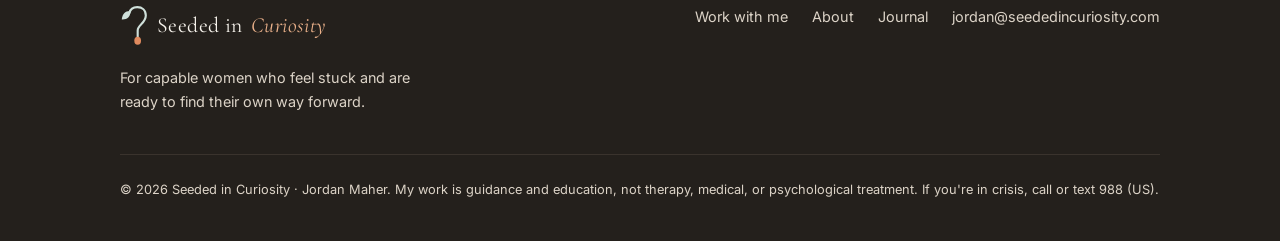
<file: blog.html>
<!DOCTYPE html>
<html lang="en">
<head>
<meta charset="UTF-8">
<meta name="viewport" content="width=device-width, initial-scale=1.0">
<title>Journal | Seeded in Curiosity</title>
<meta name="description" content="Honest writing about feeling stuck, the patterns nobody names, and finding your way through.">
<link rel="preconnect" href="https://fonts.googleapis.com">
<link rel="preconnect" href="https://fonts.gstatic.com" crossorigin>
<link href="https://fonts.googleapis.com/css2?family=Cormorant+Garamond:ital,wght@0,400;0,500;1,400;1,500&family=Inter:wght@300;400;500&display=swap" rel="stylesheet">
<link rel="stylesheet" href="styles.css?v=2026-11-19f">
<link rel="icon" href="favicon.svg" type="image/svg+xml">
<link rel="icon" href="favicon-32.png" sizes="32x32" type="image/png">
<link rel="apple-touch-icon" href="apple-touch-icon.png">
</head>
<body>

<nav class="nav">
  <div class="wrap">
    <a class="logo" href="index.html"><img class="logo-mark" src="logo-mark.svg" alt="" width="28" height="40">Seeded in <span>Curiosity</span></a>
    <button class="menu-toggle" aria-expanded="false" aria-controls="nav-links">Menu</button>
    <ul class="nav-links" id="nav-links">
      <li><a href="index.html">Home</a></li>
      <li><a href="work-with-me.html">Work with me</a></li>
      <li><a href="about.html">About</a></li>
      <li><a href="blog.html" aria-current="page">Journal</a></li>
      <li><a class="btn" href="https://calendar.app.google/WKxrUqDKMEF12j2i7">Book a free call</a></li>
    </ul>
  </div>
</nav>

<header class="page-head">
  <div class="wrap narrow">
    <p class="eyebrow">The journal</p>
    <h1>Honest writing about <em>getting unstuck.</em></h1>
    <p class="lede">No platitudes, no generic advice. Real conversations about why we do what we do, and what actually helps us move.</p>
  </div>
</header>

<section style="padding-top:0">
  <div class="wrap post-list">
    <a class="post" href="blog-spending-loop.html">
      <span class="tag">Patterns</span>
      <h3>The $10 coffee when you're in debt</h3>
      <p>You know it doesn't make sense. You do it anyway. Why we dig the hole deeper exactly when we feel most stuck, and what's really going on underneath.</p>
      <span class="more">Read more</span>
    </a>
    <a class="post" href="blog-nature-walks.html">
      <span class="tag">Resetting</span>
      <h3>The 15-minute walk that changed how I work, rest, and reset</h3>
      <p>I've been taking walks in nature for years. At some point I got curious enough to look into why they help so much. The research was more specific than I expected.</p>
      <span class="more">Read more</span>
    </a>
  </div>
</section>

<section class="band cta">
  <div class="wrap narrow">
    <p class="eyebrow">Ready when you are</p>
    <h2>Let's talk about <em>what's next.</em></h2>
    <p class="lede">When you're ready, book a free 20-minute intro call. No pressure and no pitch, just a real conversation.</p>
    <div class="btn-row">
      <a class="btn btn-light" href="https://calendar.app.google/WKxrUqDKMEF12j2i7">Book your free intro call</a>
    </div>
  </div>
</section>

<footer class="footer">
  <div class="wrap">
    <div class="footer-grid">
      <div>
        <a class="logo" href="index.html"><img class="logo-mark" src="logo-mark-light.svg" alt="" width="28" height="40">Seeded in <span>Curiosity</span></a>
        <p style="margin-top:0.75rem;max-width:22em">For capable women who feel stuck and are ready to find their own way forward.</p>
      </div>
      <ul class="footer-links">
        <li><a href="work-with-me.html">Work with me</a></li>
        <li><a href="about.html">About</a></li>
        <li><a href="blog.html">Journal</a></li>
        <li><a href="mailto:jordan@seededincuriosity.com">jordan@seededincuriosity.com</a></li>
      </ul>
    </div>
    <p class="footer-fine">© 2026 Seeded in Curiosity · Jordan Maher. My work is guidance and education, not therapy, medical, or psychological treatment. If you're in crisis, call or text 988 (US).</p>
  </div>
</footer>

<script>
  const t = document.querySelector('.menu-toggle'), l = document.getElementById('nav-links');
  t.addEventListener('click', () => { const o = l.classList.toggle('open'); t.setAttribute('aria-expanded', o); });
</script>
</body>
</html>
</file>
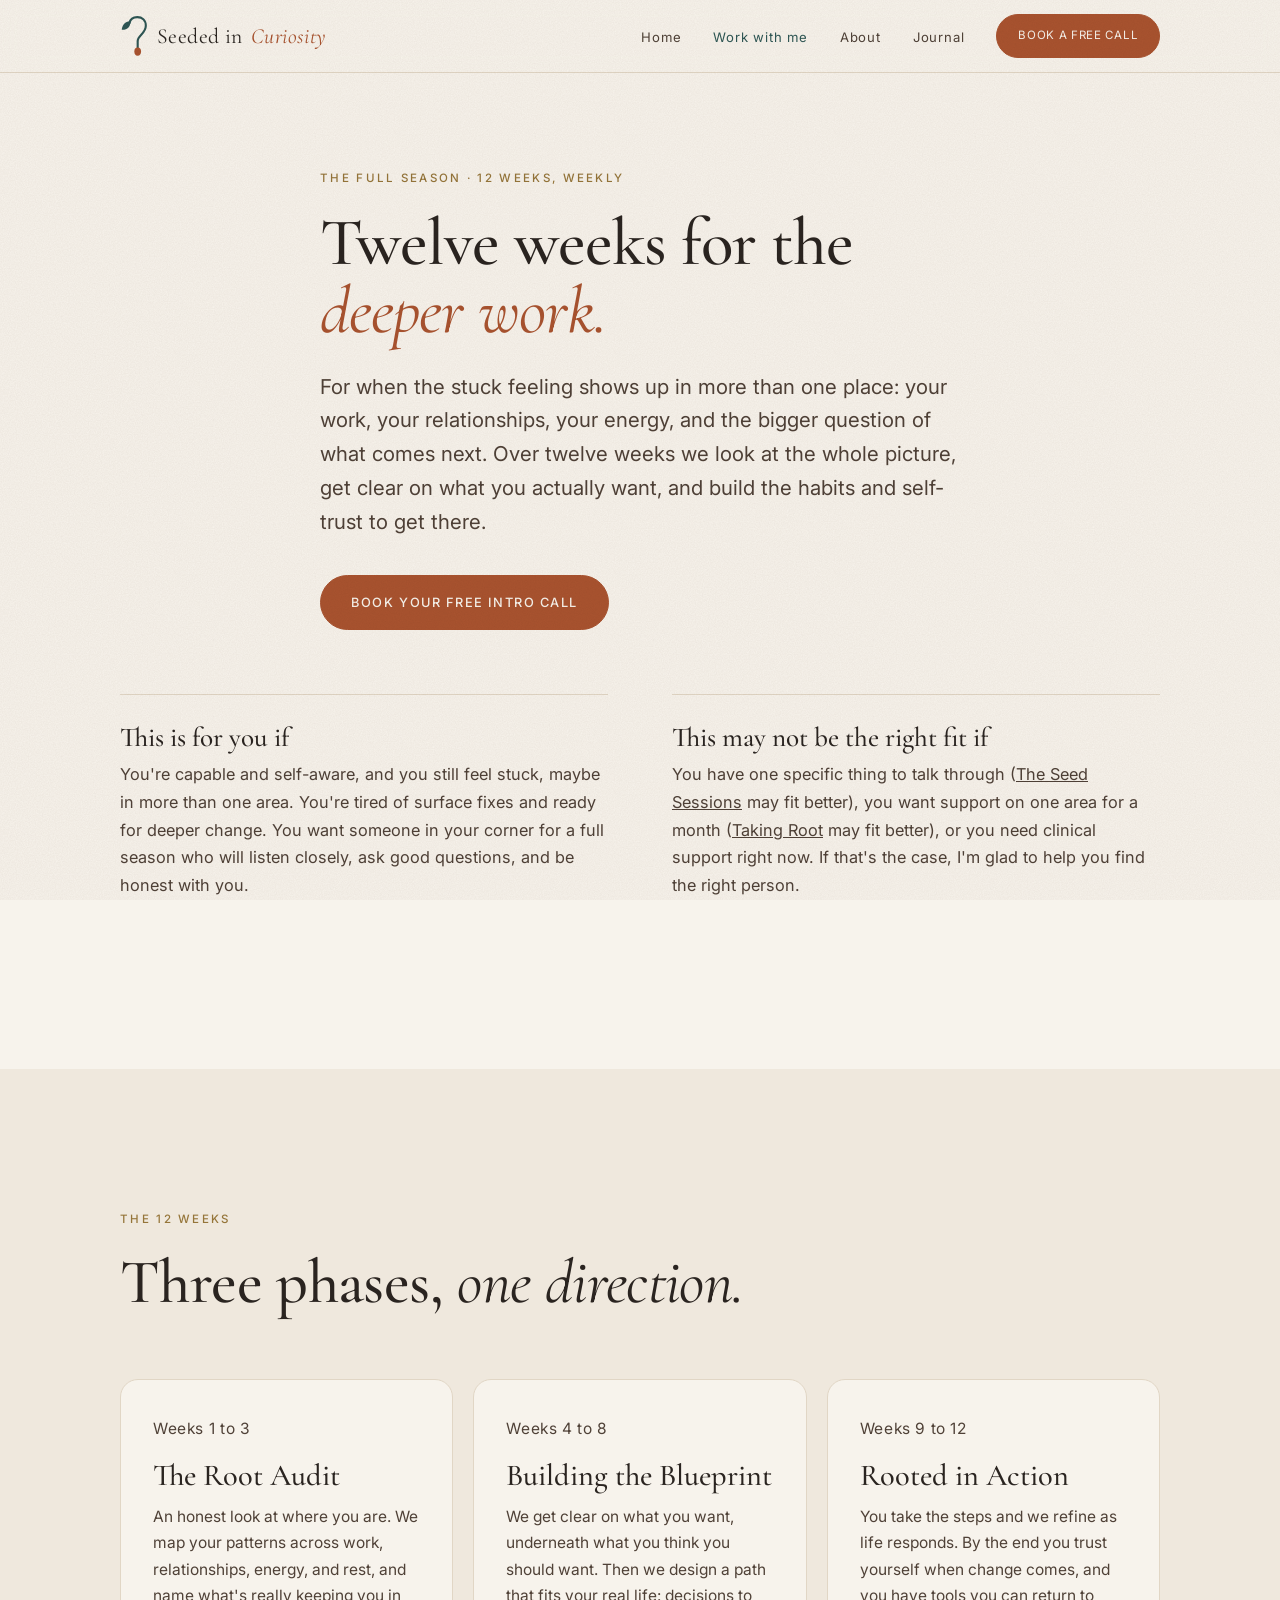
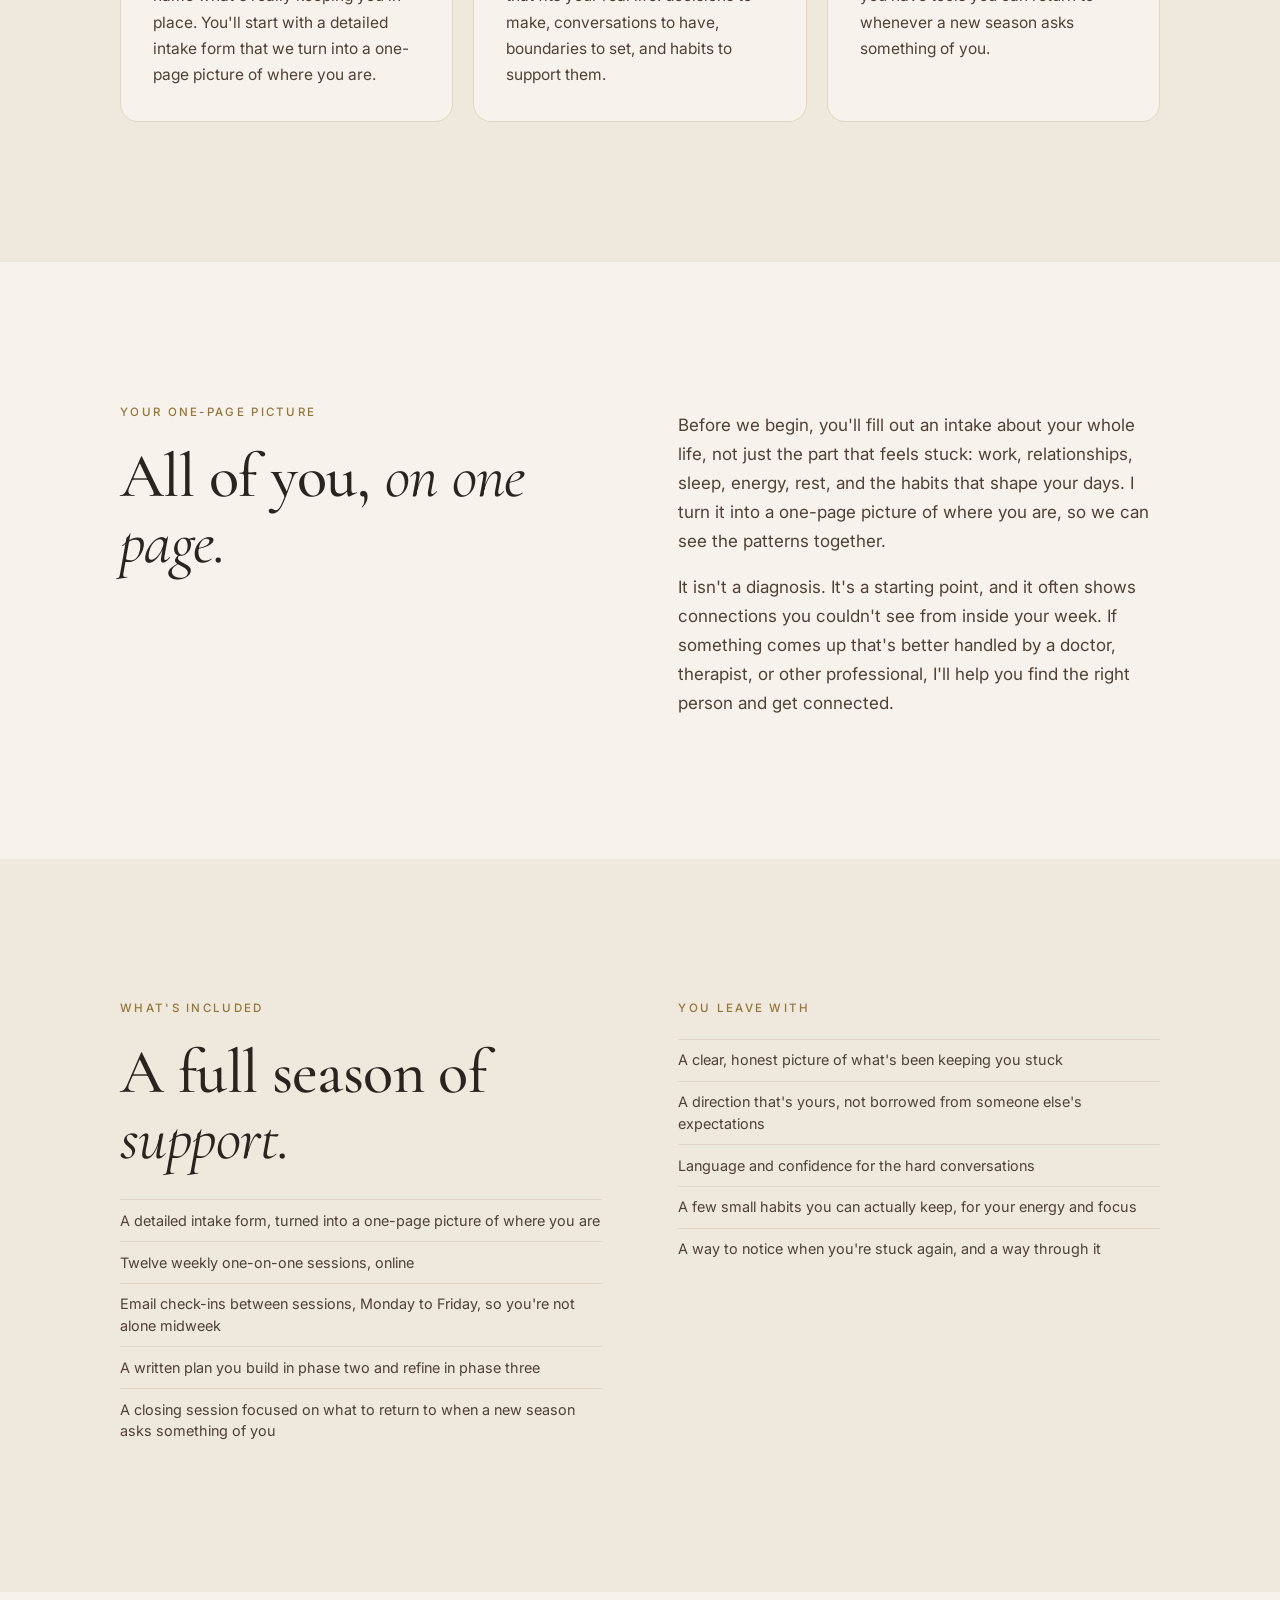
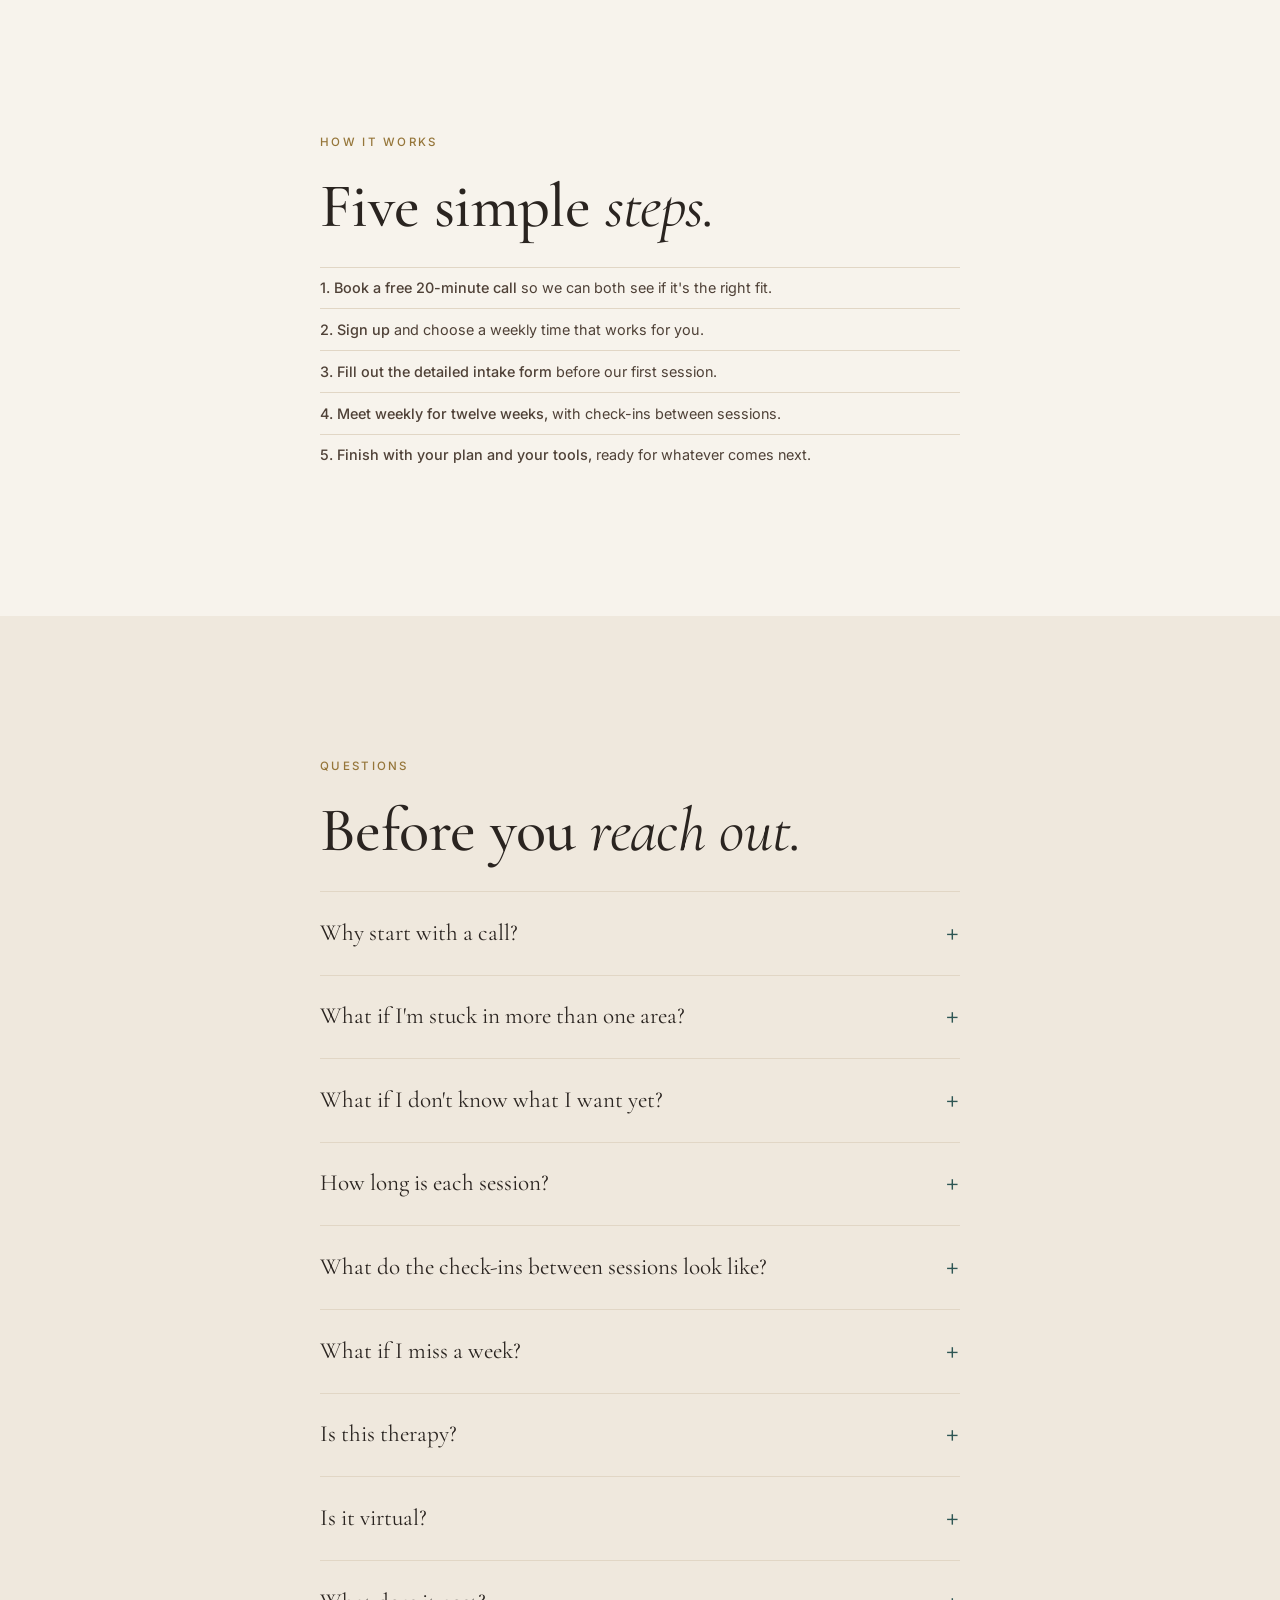
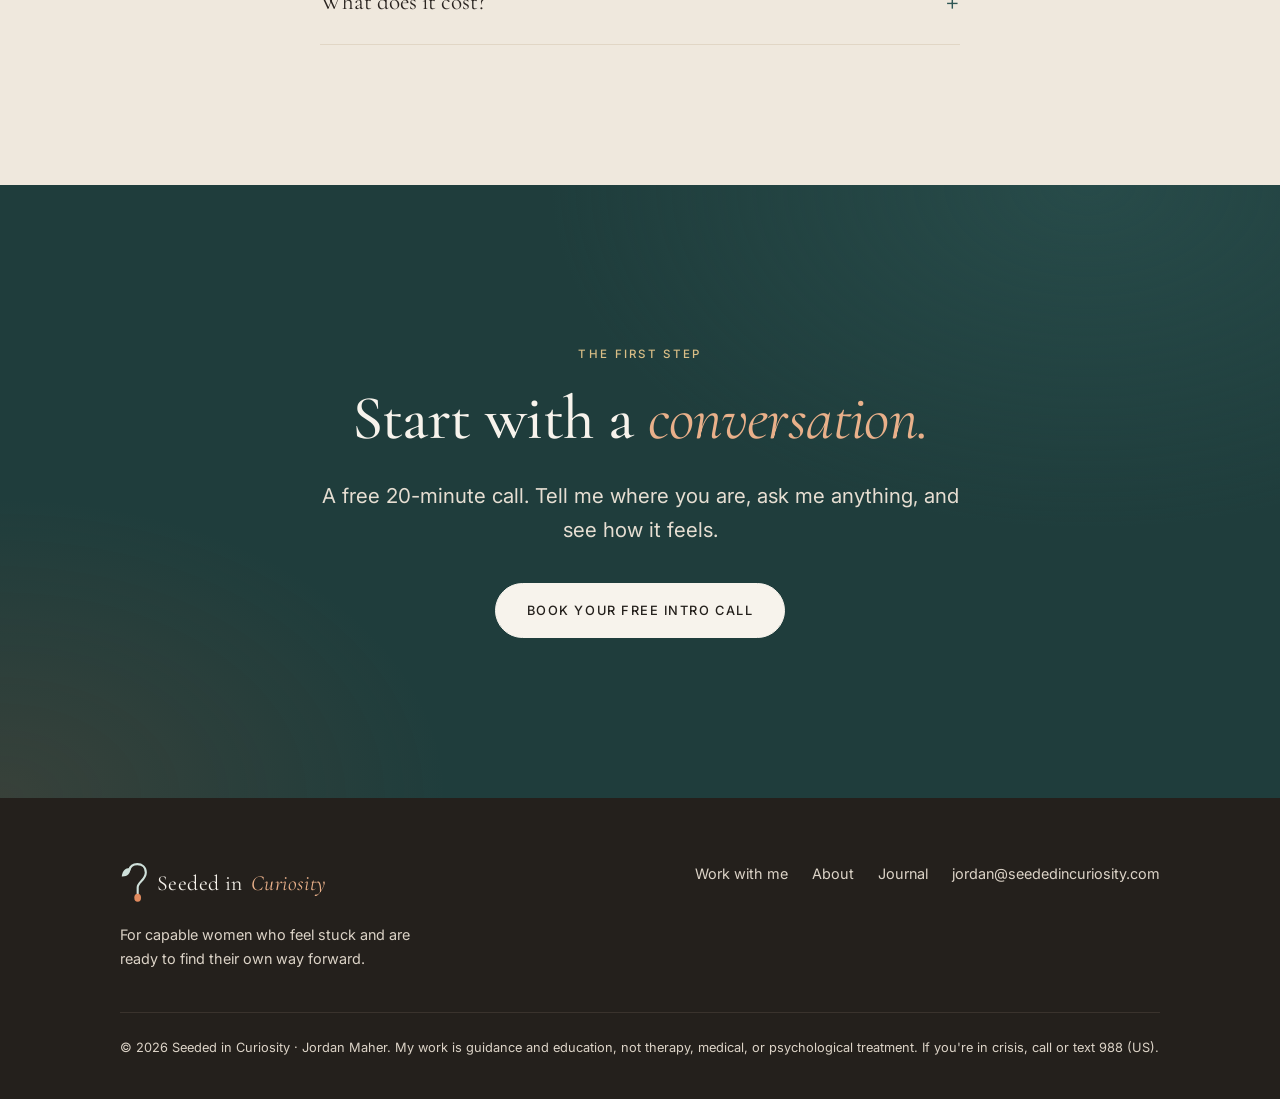
<file: offer-full-season.html>
<!DOCTYPE html>
<html lang="en">
<head>
<meta charset="UTF-8">
<meta name="viewport" content="width=device-width, initial-scale=1.0">
<title>The Full Season | Seeded in Curiosity</title>
<meta name="description" content="A 12-week one-on-one online program in three phases: The Root Audit, Building the Blueprint, and Rooted in Action.">
<link rel="preconnect" href="https://fonts.googleapis.com">
<link rel="preconnect" href="https://fonts.gstatic.com" crossorigin>
<link href="https://fonts.googleapis.com/css2?family=Cormorant+Garamond:ital,wght@0,400;0,500;1,400;1,500&family=Inter:wght@300;400;500&display=swap" rel="stylesheet">
<link rel="stylesheet" href="styles.css?v=2026-11-19f">
<link rel="icon" href="favicon.svg" type="image/svg+xml">
<link rel="icon" href="favicon-32.png" sizes="32x32" type="image/png">
<link rel="apple-touch-icon" href="apple-touch-icon.png">
</head>
<body>

<nav class="nav">
  <div class="wrap">
    <a class="logo" href="index.html"><img class="logo-mark" src="logo-mark.svg" alt="" width="28" height="40">Seeded in <span>Curiosity</span></a>
    <button class="menu-toggle" aria-expanded="false" aria-controls="nav-links">Menu</button>
    <ul class="nav-links" id="nav-links">
      <li><a href="index.html">Home</a></li>
      <li><a href="work-with-me.html" aria-current="page">Work with me</a></li>
      <li><a href="about.html">About</a></li>
      <li><a href="blog.html">Journal</a></li>
      <li><a class="btn" href="https://calendar.app.google/WKxrUqDKMEF12j2i7">Book a free call</a></li>
    </ul>
  </div>
</nav>

<header class="page-head">
  <div class="wrap narrow">
    <p class="eyebrow">The Full Season · 12 weeks, weekly</p>
    <h1>Twelve weeks for the <em>deeper work.</em></h1>
    <p class="lede">For when the stuck feeling shows up in more than one place: your work, your relationships, your energy, and the bigger question of what comes next. Over twelve weeks we look at the whole picture, get clear on what you actually want, and build the habits and self-trust to get there.</p>
    <div class="btn-row">
      <a class="btn" data-stripe-offer="full-season" href="https://calendar.app.google/WKxrUqDKMEF12j2i7">Book your free intro call</a>
    </div>
  </div>
</header>

<section style="padding-top:0">
  <div class="wrap">
    <div class="principles">
      <div class="principle">
        <h3>This is for you if</h3>
        <p>You're capable and self-aware, and you still feel stuck, maybe in more than one area. You're tired of surface fixes and ready for deeper change. You want someone in your corner for a full season who will listen closely, ask good questions, and be honest with you.</p>
      </div>
      <div class="principle">
        <h3>This may not be the right fit if</h3>
        <p>You have one specific thing to talk through (<a href="offer-seed-session.html">The Seed Sessions</a> may fit better), you want support on one area for a month (<a href="offer-taking-root.html">Taking Root</a> may fit better), or you need clinical support right now. If that's the case, I'm glad to help you find the right person.</p>
      </div>
    </div>
  </div>
</section>

<section class="phases">
  <div class="wrap">
    <div class="section-head">
      <p class="eyebrow">The 12 weeks</p>
      <h2>Three phases, <em>one direction.</em></h2>
    </div>
    <div class="phase-grid">
      <article class="phase">
        <p class="phase-weeks">Weeks 1 to 3</p>
        <h3>The Root Audit</h3>
        <p>An honest look at where you are. We map your patterns across work, relationships, energy, and rest, and name what's really keeping you in place. You'll start with a detailed intake form that we turn into a one-page picture of where you are.</p>
      </article>
      <article class="phase">
        <p class="phase-weeks">Weeks 4 to 8</p>
        <h3>Building the Blueprint</h3>
        <p>We get clear on what you want, underneath what you think you should want. Then we design a path that fits your real life: decisions to make, conversations to have, boundaries to set, and habits to support them.</p>
      </article>
      <article class="phase">
        <p class="phase-weeks">Weeks 9 to 12</p>
        <h3>Rooted in Action</h3>
        <p>You take the steps and we refine as life responds. By the end you trust yourself when change comes, and you have tools you can return to whenever a new season asks something of you.</p>
      </article>
    </div>
  </div>
</section>

<section>
  <div class="wrap split">
    <div>
      <p class="eyebrow">Your one-page picture</p>
      <h2>All of you, <em>on one page.</em></h2>
    </div>
    <div style="padding-top:0.5rem">
      <p>Before we begin, you'll fill out an intake about your whole life, not just the part that feels stuck: work, relationships, sleep, energy, rest, and the habits that shape your days. I turn it into a one-page picture of where you are, so we can see the patterns together.</p>
      <p>It isn't a diagnosis. It's a starting point, and it often shows connections you couldn't see from inside your week. If something comes up that's better handled by a doctor, therapist, or other professional, I'll help you find the right person and get connected.</p>
    </div>
  </div>
</section>

<section class="phases">
  <div class="wrap split">
    <div>
      <p class="eyebrow">What's included</p>
      <h2>A full season of <em>support.</em></h2>
      <ul class="creds" style="font-size:1rem;margin-top:1.5rem">
        <li>A detailed intake form, turned into a one-page picture of where you are</li>
        <li>Twelve weekly one-on-one sessions, online</li>
        <li>Email check-ins between sessions, Monday to Friday, so you're not alone midweek</li>
        <li>A written plan you build in phase two and refine in phase three</li>
        <li>A closing session focused on what to return to when a new season asks something of you</li>
      </ul>
    </div>
    <div>
      <p class="eyebrow">You leave with</p>
      <ul class="creds" style="font-size:1rem">
        <li>A clear, honest picture of what's been keeping you stuck</li>
        <li>A direction that's yours, not borrowed from someone else's expectations</li>
        <li>Language and confidence for the hard conversations</li>
        <li>A few small habits you can actually keep, for your energy and focus</li>
        <li>A way to notice when you're stuck again, and a way through it</li>
      </ul>
    </div>
  </div>
</section>

<section>
  <div class="wrap narrow">
    <p class="eyebrow">How it works</p>
    <h2>Five simple <em>steps.</em></h2>
    <ul class="creds" style="font-size:1rem">
      <li><strong>1. Book a free 20-minute call</strong> so we can both see if it's the right fit.</li>
      <li><strong>2. Sign up</strong> and choose a weekly time that works for you.</li>
      <li><strong>3. Fill out the detailed intake form</strong> before our first session.</li>
      <li><strong>4. Meet weekly for twelve weeks,</strong> with check-ins between sessions.</li>
      <li><strong>5. Finish with your plan and your tools,</strong> ready for whatever comes next.</li>
    </ul>
  </div>
</section>

<section class="phases">
  <div class="wrap narrow faq">
    <p class="eyebrow">Questions</p>
    <h2>Before you <em>reach out.</em></h2>
    <details>
      <summary>Why start with a call?</summary>
      <p>Twelve weeks is a real commitment, for both of us. A short call lets you ask anything and make sure this feels right before you begin.</p>
    </details>
    <details>
      <summary>What if I'm stuck in more than one area?</summary>
      <p>You probably are. Career, relationships, and the bigger question of who you're becoming tend to be tangled together. We work with the whole picture and start wherever feels most pressing.</p>
    </details>
    <details>
      <summary>What if I don't know what I want yet?</summary>
      <p>That's exactly where most people start. Not knowing is part of being stuck. Finding out is part of the work.</p>
    </details>
    <details>
            <summary>How long is each session?</summary>
      <p>50 minutes, once a week.</p>
    </details>
    <details>
            <summary>What do the check-ins between sessions look like?</summary>
      <p>Short emails to share how a step went, ask a question, or get a nudge when you're stalling. I read and reply Monday to Friday, within one business day.</p>
    </details>
    <details>
            <summary>What if I miss a week?</summary>
      <p>Life happens. Give me at least 24 hours' notice and we'll reschedule. Sessions missed without notice count as used.</p>
    </details>
    <details>
      <summary>Is this therapy?</summary>
      <p>No. I'm not a therapist or a doctor, and this isn't clinical treatment. It's practical, one-on-one guidance focused on what comes next. Many women do this alongside therapy. If something comes up that needs clinical care, I'll help you find the right support.</p>
    </details>
    <details>
      <summary>Is it virtual?</summary>
      <p>Yes. All sessions are online, so you can join from wherever you are.</p>
    </details>
    <details>
      <summary>What does it cost?</summary>
      <p>We'll talk through options on your free call.</p>
    </details>
  </div>
</section>

<section class="band cta">
  <div class="wrap narrow">
    <p class="eyebrow">The first step</p>
    <h2>Start with a <em>conversation.</em></h2>
    <p class="lede">A free 20-minute call. Tell me where you are, ask me anything, and see how it feels.</p>
    <div class="btn-row">
      <a class="btn btn-light" href="https://calendar.app.google/WKxrUqDKMEF12j2i7">Book your free intro call</a>
    </div>
  </div>
</section>

<footer class="footer">
  <div class="wrap">
    <div class="footer-grid">
      <div>
        <a class="logo" href="index.html"><img class="logo-mark" src="logo-mark-light.svg" alt="" width="28" height="40">Seeded in <span>Curiosity</span></a>
        <p style="margin-top:0.75rem;max-width:22em">For capable women who feel stuck and are ready to find their own way forward.</p>
      </div>
      <ul class="footer-links">
        <li><a href="work-with-me.html">Work with me</a></li>
        <li><a href="about.html">About</a></li>
        <li><a href="blog.html">Journal</a></li>
        <li><a href="mailto:jordan@seededincuriosity.com">jordan@seededincuriosity.com</a></li>
      </ul>
    </div>
    <p class="footer-fine">© 2026 Seeded in Curiosity · Jordan Maher. My work is guidance and education, not therapy, medical, or psychological treatment. If you're in crisis, call or text 988 (US).</p>
  </div>
</footer>

<script>
  const t = document.querySelector('.menu-toggle'), l = document.getElementById('nav-links');
  t.addEventListener('click', () => { const o = l.classList.toggle('open'); t.setAttribute('aria-expanded', o); });
</script>
</body>
</html>
</file>
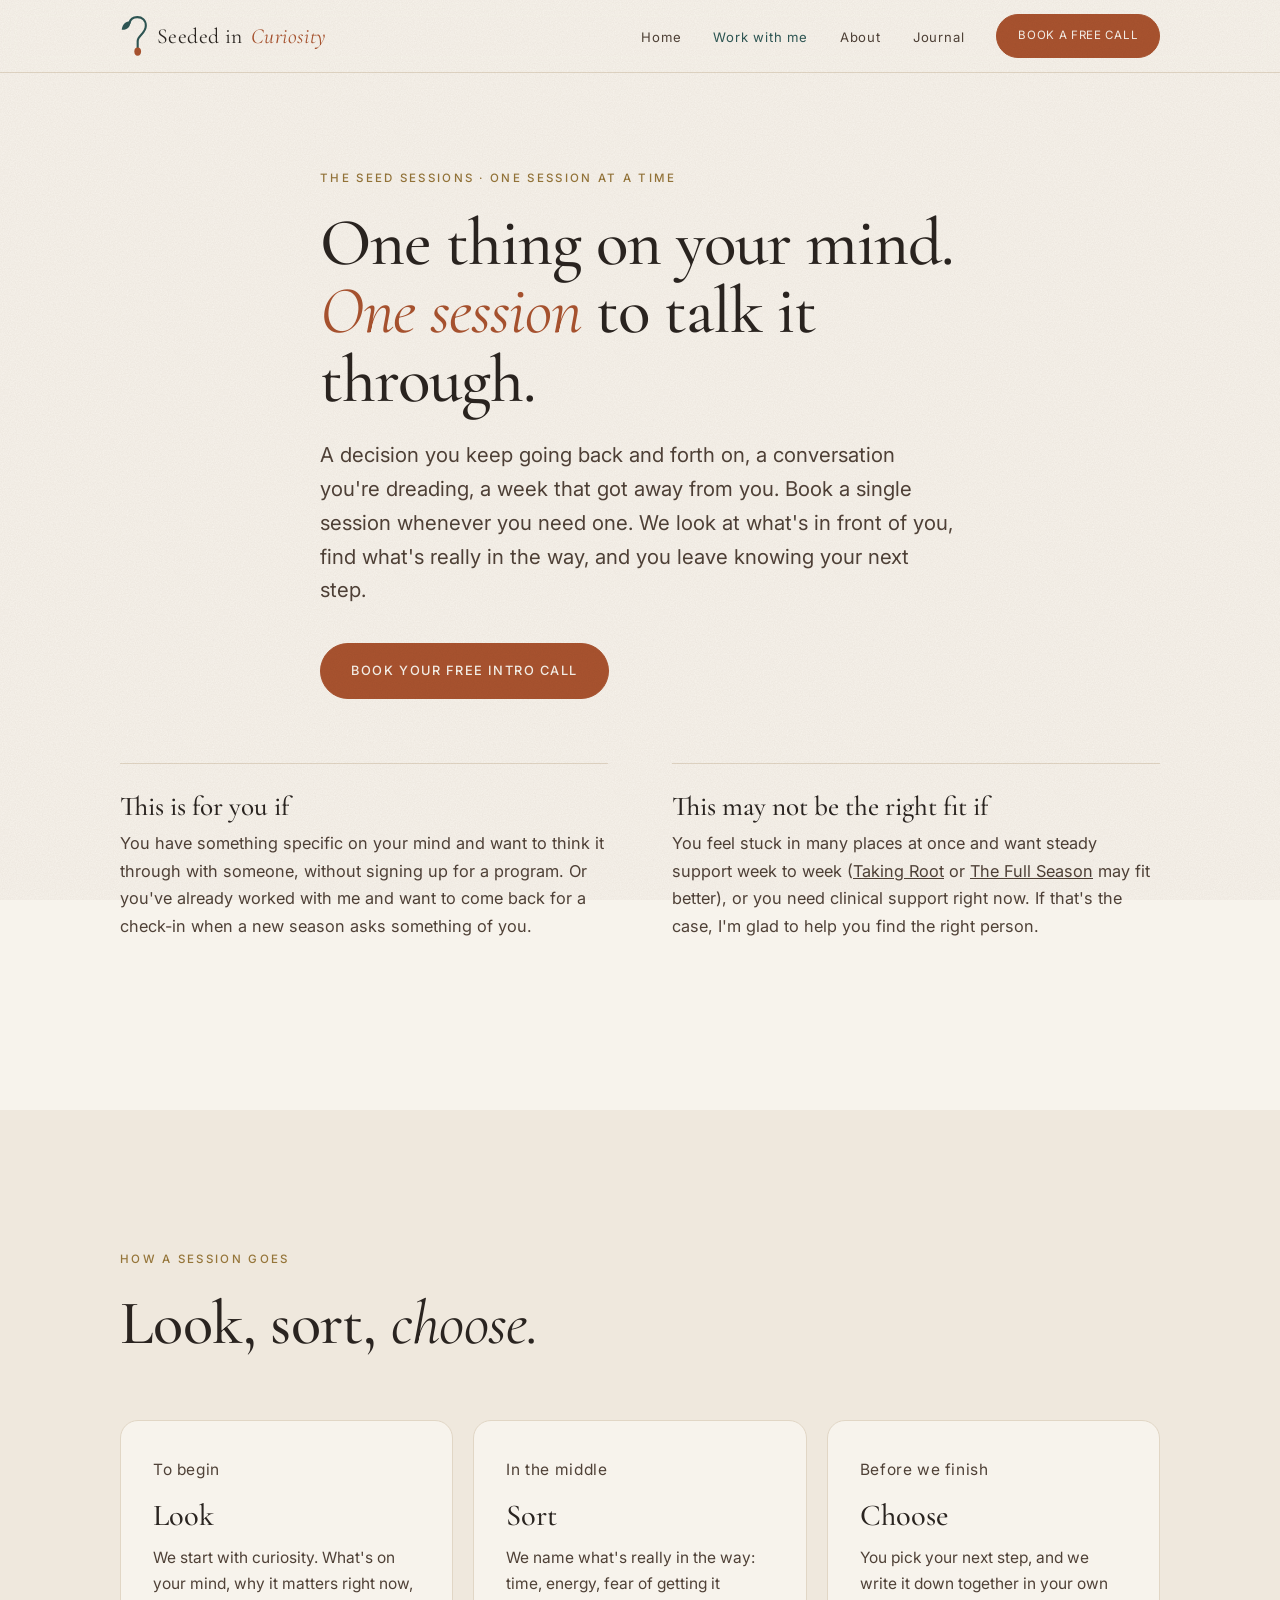
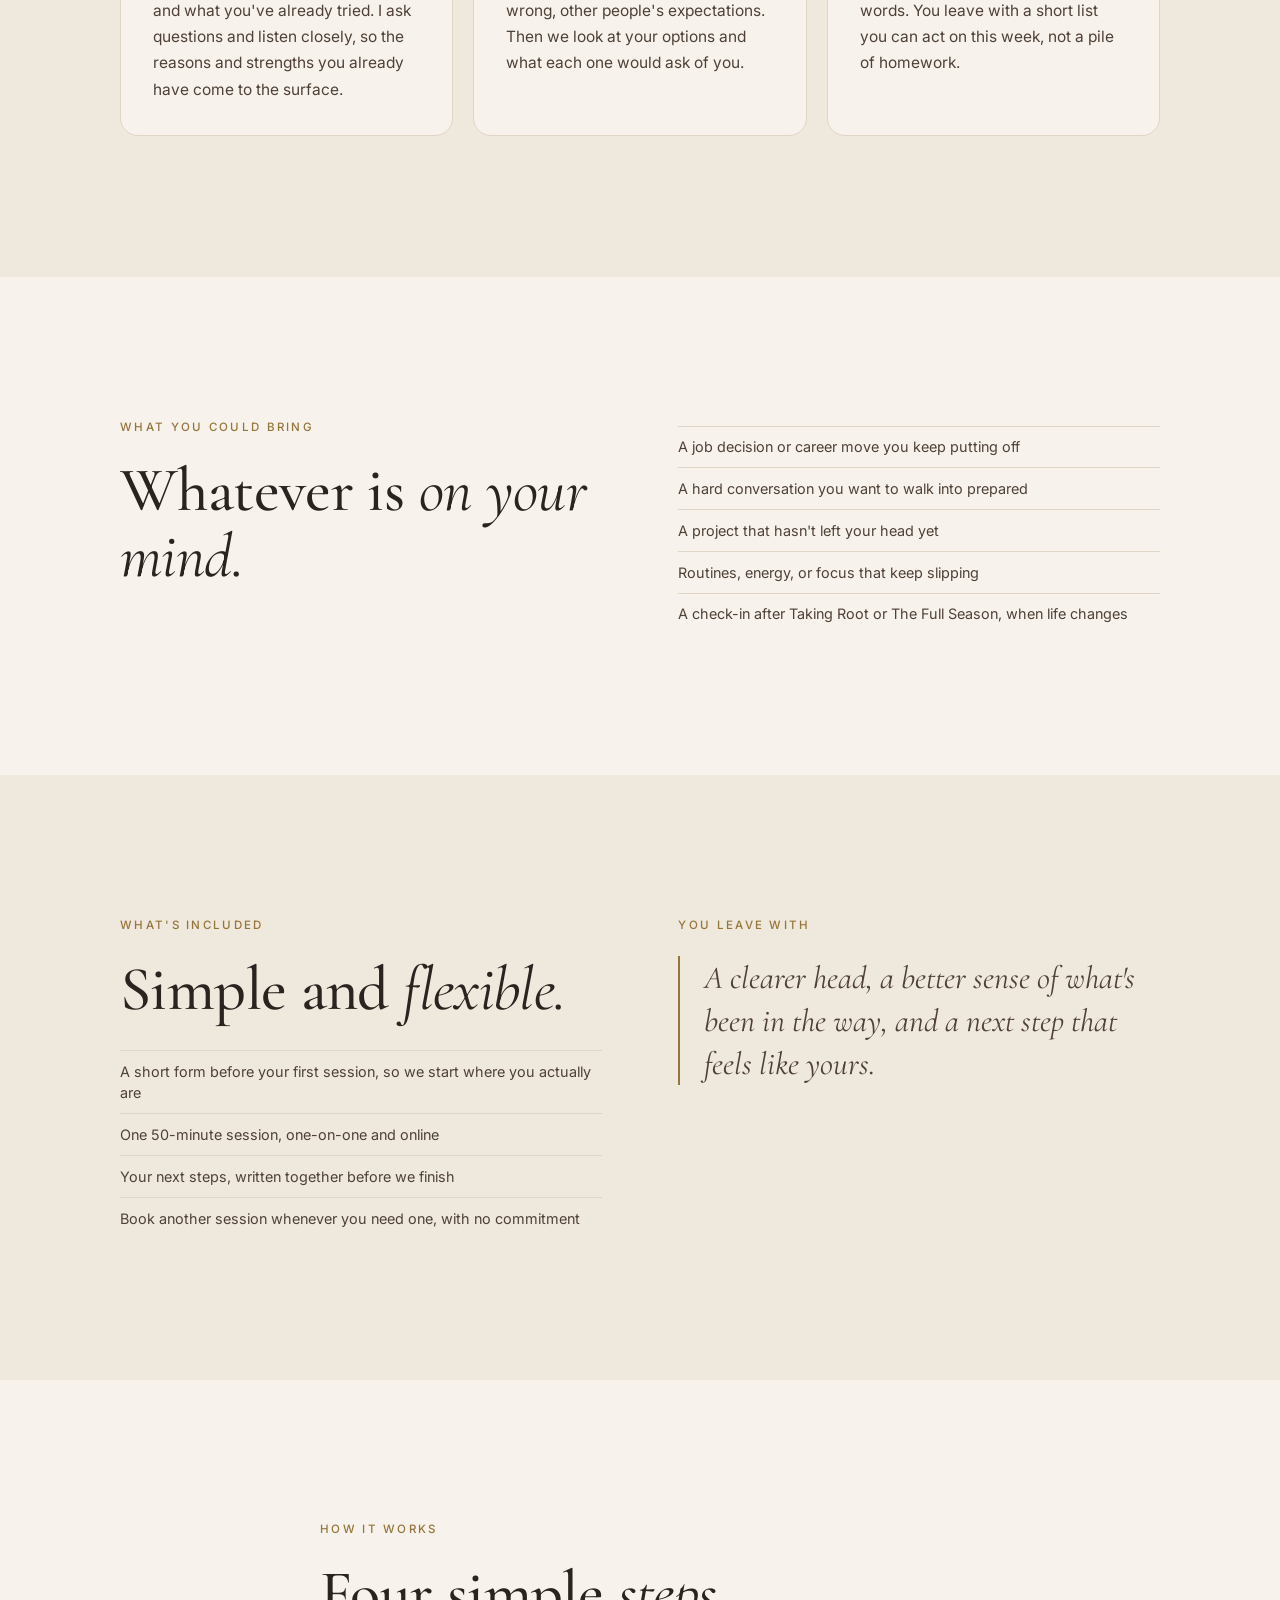
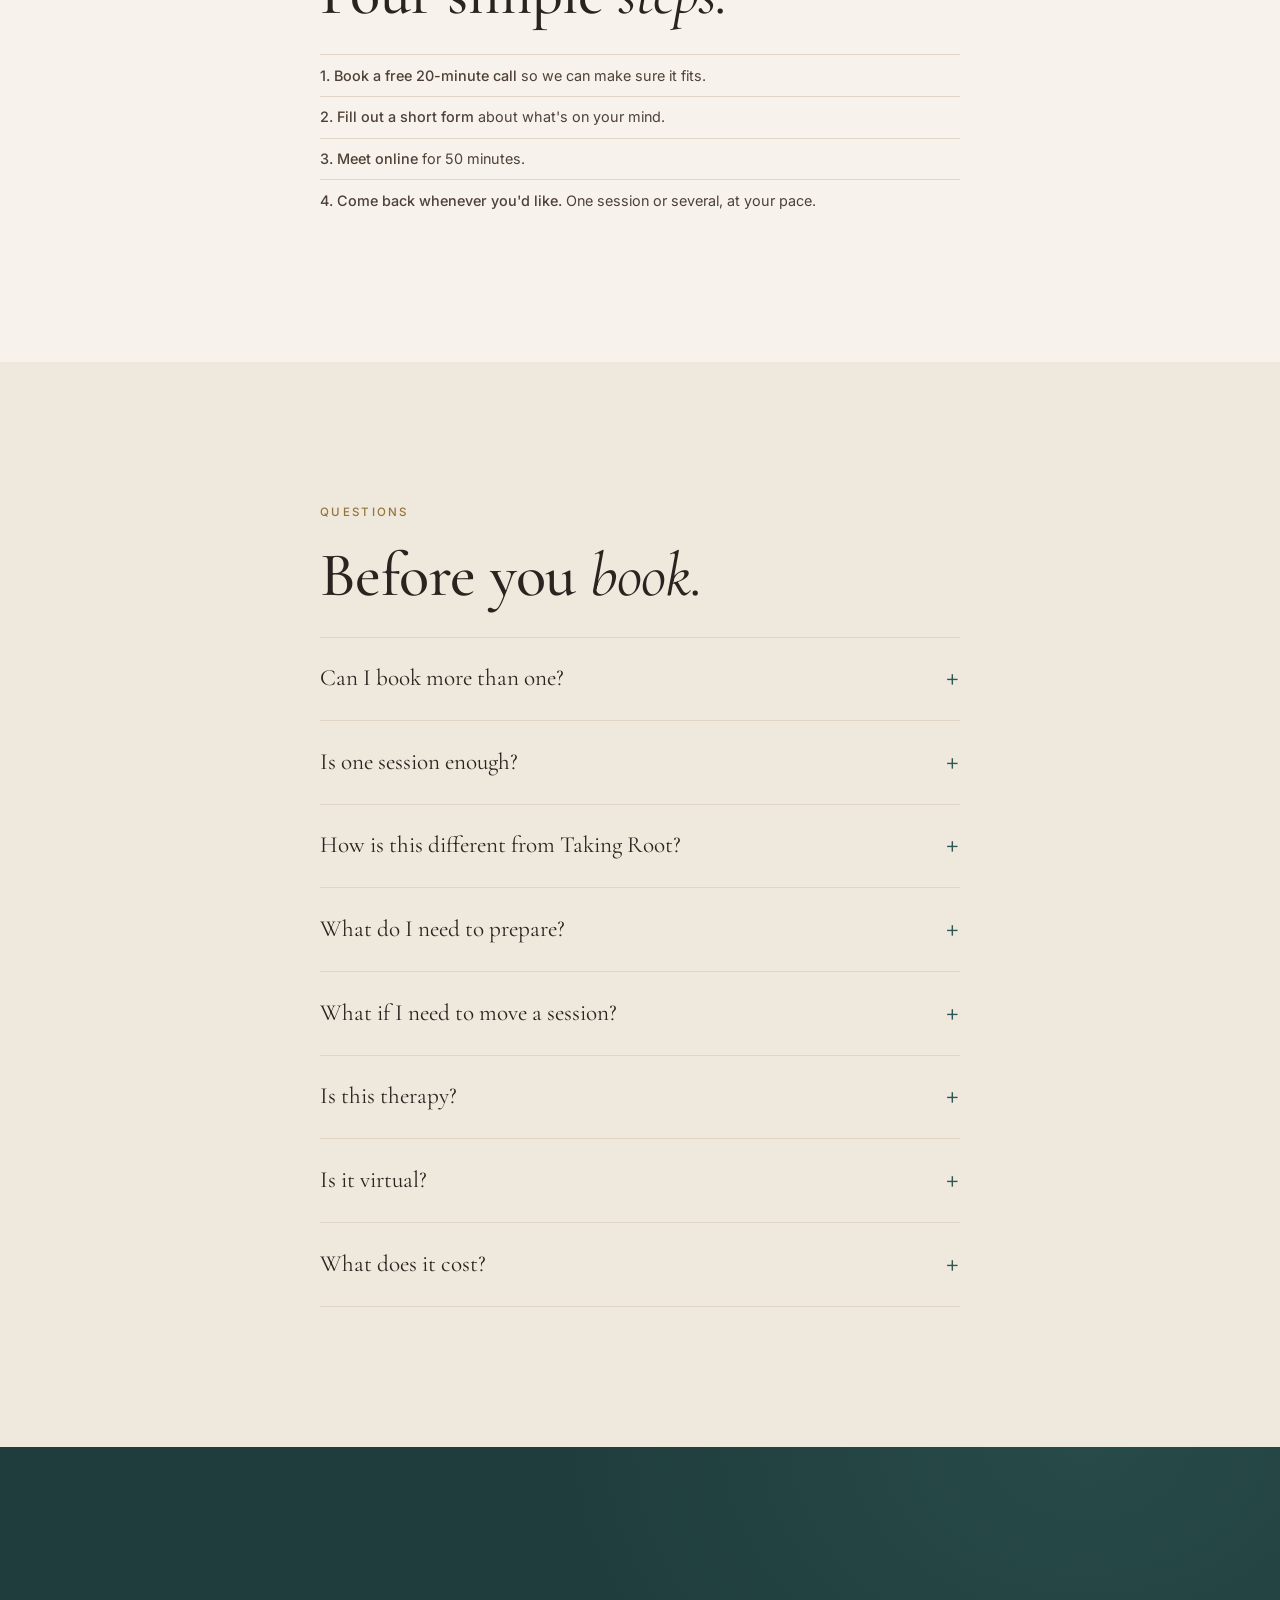
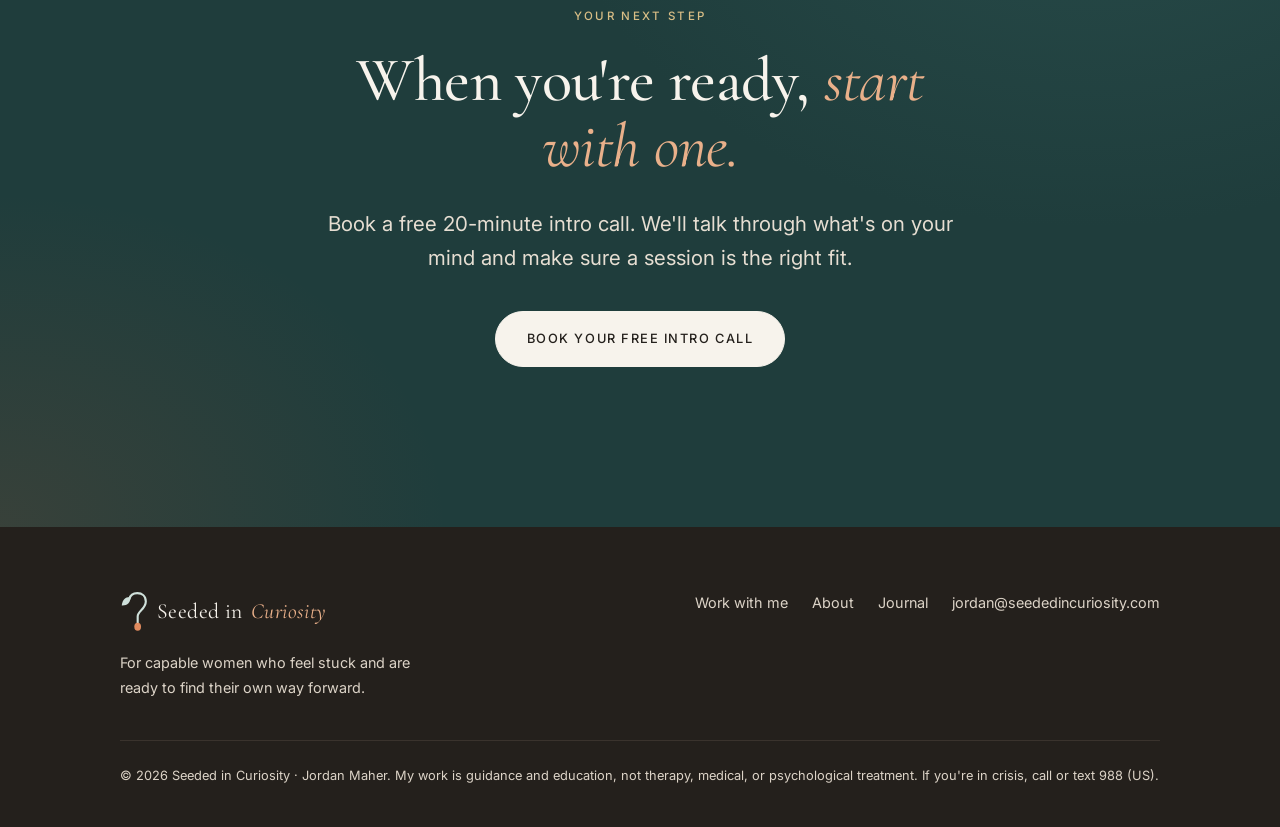
<file: offer-seed-session.html>
<!DOCTYPE html>
<html lang="en">
<head>
<meta charset="UTF-8">
<meta name="viewport" content="width=device-width, initial-scale=1.0">
<title>The Seed Sessions | Seeded in Curiosity</title>
<meta name="description" content="Single one-on-one sessions, online, booked whenever you need one. Bring one thing on your mind and leave knowing your next steps.">
<link rel="preconnect" href="https://fonts.googleapis.com">
<link rel="preconnect" href="https://fonts.gstatic.com" crossorigin>
<link href="https://fonts.googleapis.com/css2?family=Cormorant+Garamond:ital,wght@0,400;0,500;1,400;1,500&family=Inter:wght@300;400;500&display=swap" rel="stylesheet">
<link rel="stylesheet" href="styles.css?v=2026-11-19f">
<link rel="icon" href="favicon.svg" type="image/svg+xml">
<link rel="icon" href="favicon-32.png" sizes="32x32" type="image/png">
<link rel="apple-touch-icon" href="apple-touch-icon.png">
</head>
<body>

<nav class="nav">
  <div class="wrap">
    <a class="logo" href="index.html"><img class="logo-mark" src="logo-mark.svg" alt="" width="28" height="40">Seeded in <span>Curiosity</span></a>
    <button class="menu-toggle" aria-expanded="false" aria-controls="nav-links">Menu</button>
    <ul class="nav-links" id="nav-links">
      <li><a href="index.html">Home</a></li>
      <li><a href="work-with-me.html" aria-current="page">Work with me</a></li>
      <li><a href="about.html">About</a></li>
      <li><a href="blog.html">Journal</a></li>
      <li><a class="btn" href="https://calendar.app.google/WKxrUqDKMEF12j2i7">Book a free call</a></li>
    </ul>
  </div>
</nav>

<header class="page-head">
  <div class="wrap narrow">
    <p class="eyebrow">The Seed Sessions · One session at a time</p>
    <h1>One thing on your mind. <em>One session</em> to talk it through.</h1>
    <p class="lede">A decision you keep going back and forth on, a conversation you're dreading, a week that got away from you. Book a single session whenever you need one. We look at what's in front of you, find what's really in the way, and you leave knowing your next step.</p>
    <div class="btn-row">
      <a class="btn" data-stripe-offer="seed-session" href="https://calendar.app.google/WKxrUqDKMEF12j2i7">Book your free intro call</a>
    </div>
  </div>
</header>

<section style="padding-top:0">
  <div class="wrap">
    <div class="principles">
      <div class="principle">
        <h3>This is for you if</h3>
        <p>You have something specific on your mind and want to think it through with someone, without signing up for a program. Or you've already worked with me and want to come back for a check-in when a new season asks something of you.</p>
      </div>
      <div class="principle">
        <h3>This may not be the right fit if</h3>
        <p>You feel stuck in many places at once and want steady support week to week (<a href="offer-taking-root.html">Taking Root</a> or <a href="offer-full-season.html">The Full Season</a> may fit better), or you need clinical support right now. If that's the case, I'm glad to help you find the right person.</p>
      </div>
    </div>
  </div>
</section>

<section class="phases">
  <div class="wrap">
    <div class="section-head">
      <p class="eyebrow">How a session goes</p>
      <h2>Look, sort, <em>choose.</em></h2>
    </div>
    <div class="phase-grid">
      <article class="phase">
        <p class="phase-weeks">To begin</p>
        <h3>Look</h3>
        <p>We start with curiosity. What's on your mind, why it matters right now, and what you've already tried. I ask questions and listen closely, so the reasons and strengths you already have come to the surface.</p>
      </article>
      <article class="phase">
        <p class="phase-weeks">In the middle</p>
        <h3>Sort</h3>
        <p>We name what's really in the way: time, energy, fear of getting it wrong, other people's expectations. Then we look at your options and what each one would ask of you.</p>
      </article>
      <article class="phase">
        <p class="phase-weeks">Before we finish</p>
        <h3>Choose</h3>
        <p>You pick your next step, and we write it down together in your own words. You leave with a short list you can act on this week, not a pile of homework.</p>
      </article>
    </div>
  </div>
</section>

<section>
  <div class="wrap split">
    <div>
      <p class="eyebrow">What you could bring</p>
      <h2>Whatever is <em>on your mind.</em></h2>
    </div>
    <div style="padding-top:0.5rem">
      <ul class="creds" style="font-size:1rem">
        <li>A job decision or career move you keep putting off</li>
        <li>A hard conversation you want to walk into prepared</li>
        <li>A project that hasn't left your head yet</li>
        <li>Routines, energy, or focus that keep slipping</li>
        <li>A check-in after Taking Root or The Full Season, when life changes</li>
      </ul>
    </div>
  </div>
</section>

<section class="phases">
  <div class="wrap split">
    <div>
      <p class="eyebrow">What's included</p>
      <h2>Simple and <em>flexible.</em></h2>
      <ul class="creds" style="font-size:1rem;margin-top:1.5rem">
        <li>A short form before your first session, so we start where you actually are</li>
        <li>One 50-minute session, one-on-one and online</li>
        <li>Your next steps, written together before we finish</li>
        <li>Book another session whenever you need one, with no commitment</li>
      </ul>
    </div>
    <div>
      <p class="eyebrow">You leave with</p>
      <p class="pull" style="margin-top:0">A clearer head, a better sense of what's been in the way, and a next step that feels like yours.</p>
    </div>
  </div>
</section>

<section>
  <div class="wrap narrow">
    <p class="eyebrow">How it works</p>
    <h2>Four simple <em>steps.</em></h2>
    <ul class="creds" style="font-size:1rem">
      <li><strong>1. Book a free 20-minute call</strong> so we can make sure it fits.</li>
      <li><strong>2. Fill out a short form</strong> about what's on your mind.</li>
      <li><strong>3. Meet online</strong> for 50 minutes.</li>
      <li><strong>4. Come back whenever you'd like.</strong> One session or several, at your pace.</li>
    </ul>
  </div>
</section>

<section class="phases">
  <div class="wrap narrow faq">
    <p class="eyebrow">Questions</p>
    <h2>Before you <em>book.</em></h2>
    <details>
      <summary>Can I book more than one?</summary>
      <p>Yes. Book one session, or come back as often as it's helpful. There's no package to buy and nothing to commit to.</p>
    </details>
    <details>
      <summary>Is one session enough?</summary>
      <p>For one clear question, often it is. If we find there's more underneath, we'll talk about whether more sessions, Taking Root, or The Full Season would help. It's always your call.</p>
    </details>
    <details>
      <summary>How is this different from Taking Root?</summary>
      <p>The Seed Sessions are one at a time, with no plan between them. Taking Root is four weekly sessions plus email check-ins, for when you want steady support while you make a change.</p>
    </details>
    <details>
      <summary>What do I need to prepare?</summary>
      <p>Just the short form and a quiet place to talk. Have something to write with if you like.</p>
    </details>
    <details>
      <summary>What if I need to move a session?</summary>
      <p>Just let me know 24 hours ahead and we'll find a new time. Sessions missed without notice count as used.</p>
    </details>
    <details>
      <summary>Is this therapy?</summary>
      <p>No. I'm not a therapist or a doctor, and this isn't clinical treatment. It's one-on-one guidance focused on where you want to go. If something comes up that needs clinical care, I'll help you find the right support.</p>
    </details>
    <details>
      <summary>Is it virtual?</summary>
      <p>Yes. All sessions are online, so you can join from wherever you are.</p>
    </details>
    <details>
      <summary>What does it cost?</summary>
      <p>We'll talk through it on your free call.</p>
    </details>
  </div>
</section>

<section class="band cta">
  <div class="wrap narrow">
    <p class="eyebrow">Your next step</p>
    <h2>When you're ready, <em>start with one.</em></h2>
    <p class="lede">Book a free 20-minute intro call. We'll talk through what's on your mind and make sure a session is the right fit.</p>
    <div class="btn-row">
      <a class="btn btn-light" data-stripe-offer="seed-session" href="https://calendar.app.google/WKxrUqDKMEF12j2i7">Book your free intro call</a>
    </div>
  </div>
</section>

<footer class="footer">
  <div class="wrap">
    <div class="footer-grid">
      <div>
        <a class="logo" href="index.html"><img class="logo-mark" src="logo-mark-light.svg" alt="" width="28" height="40">Seeded in <span>Curiosity</span></a>
        <p style="margin-top:0.75rem;max-width:22em">For capable women who feel stuck and are ready to find their own way forward.</p>
      </div>
      <ul class="footer-links">
        <li><a href="work-with-me.html">Work with me</a></li>
        <li><a href="about.html">About</a></li>
        <li><a href="blog.html">Journal</a></li>
        <li><a href="mailto:jordan@seededincuriosity.com">jordan@seededincuriosity.com</a></li>
      </ul>
    </div>
    <p class="footer-fine">© 2026 Seeded in Curiosity · Jordan Maher. My work is guidance and education, not therapy, medical, or psychological treatment. If you're in crisis, call or text 988 (US).</p>
  </div>
</footer>

<script>
  const t = document.querySelector('.menu-toggle'), l = document.getElementById('nav-links');
  t.addEventListener('click', () => { const o = l.classList.toggle('open'); t.setAttribute('aria-expanded', o); });
</script>
</body>
</html>
</file>
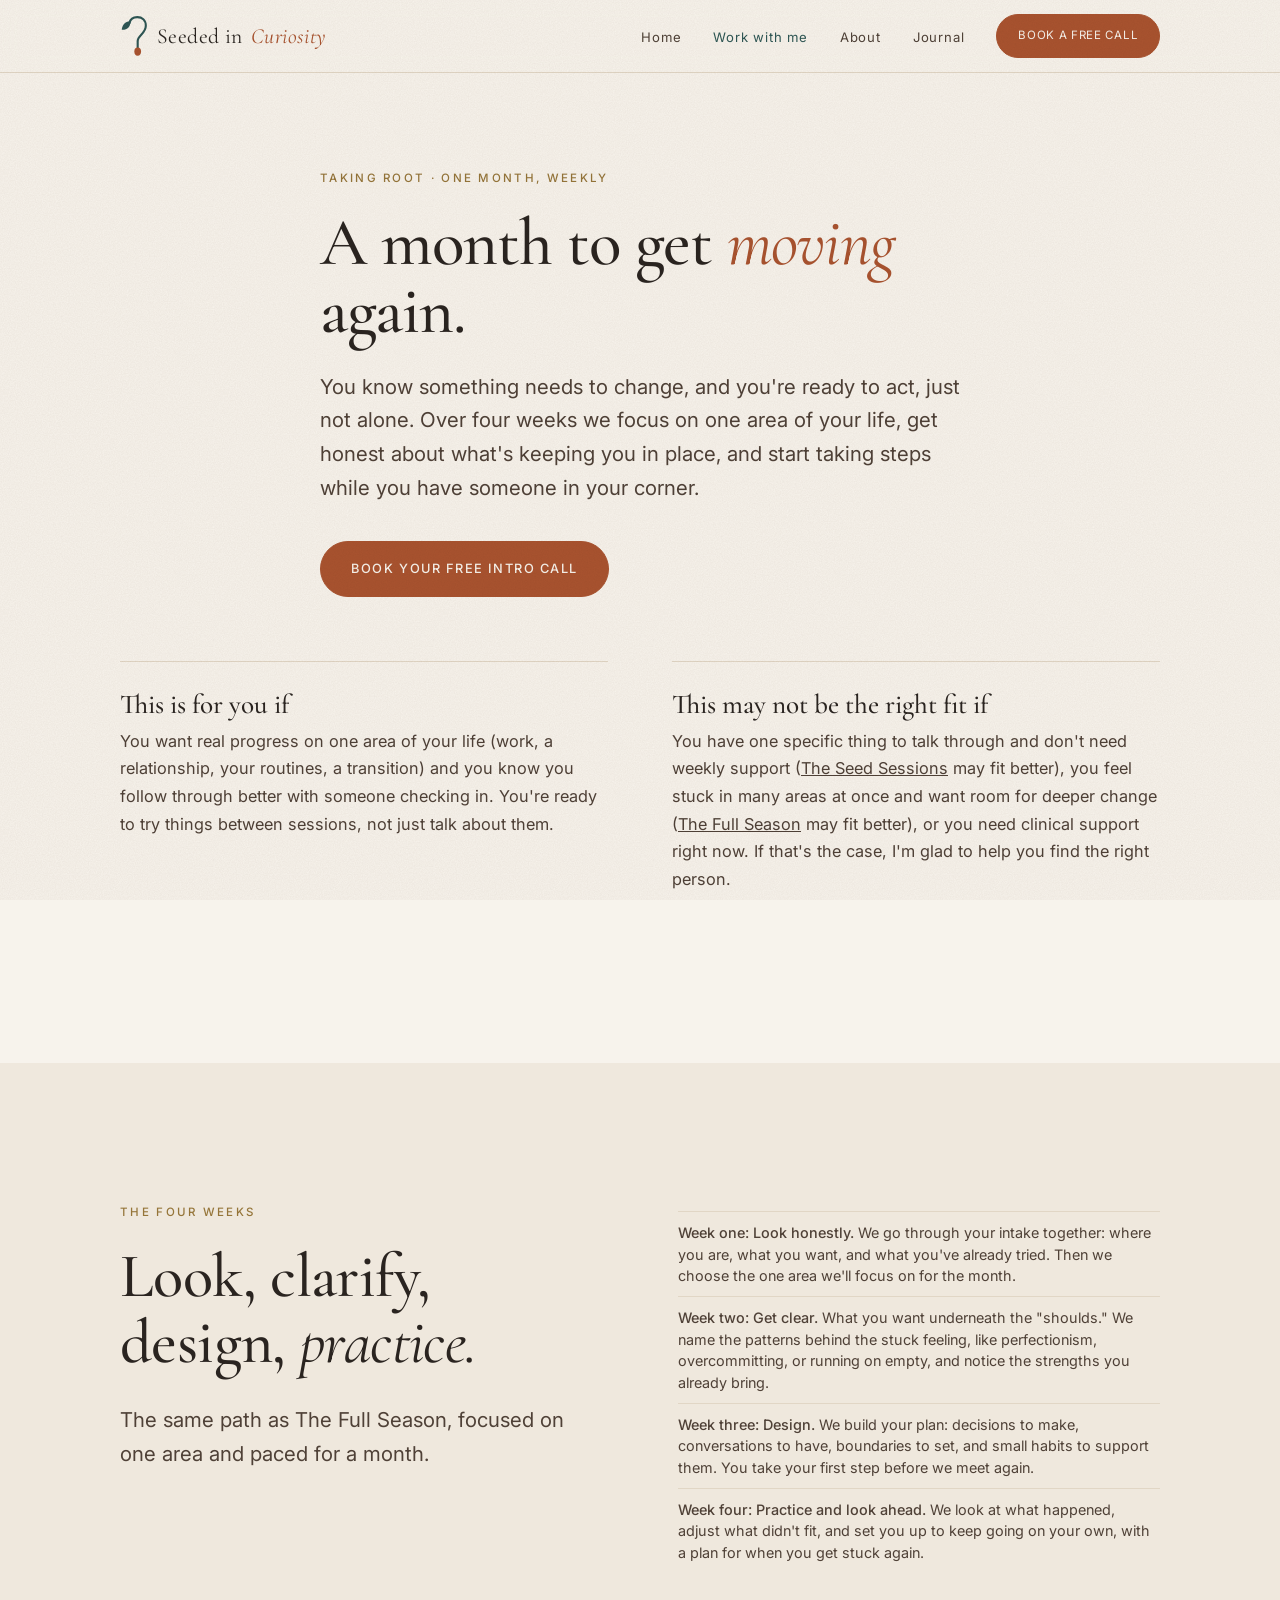
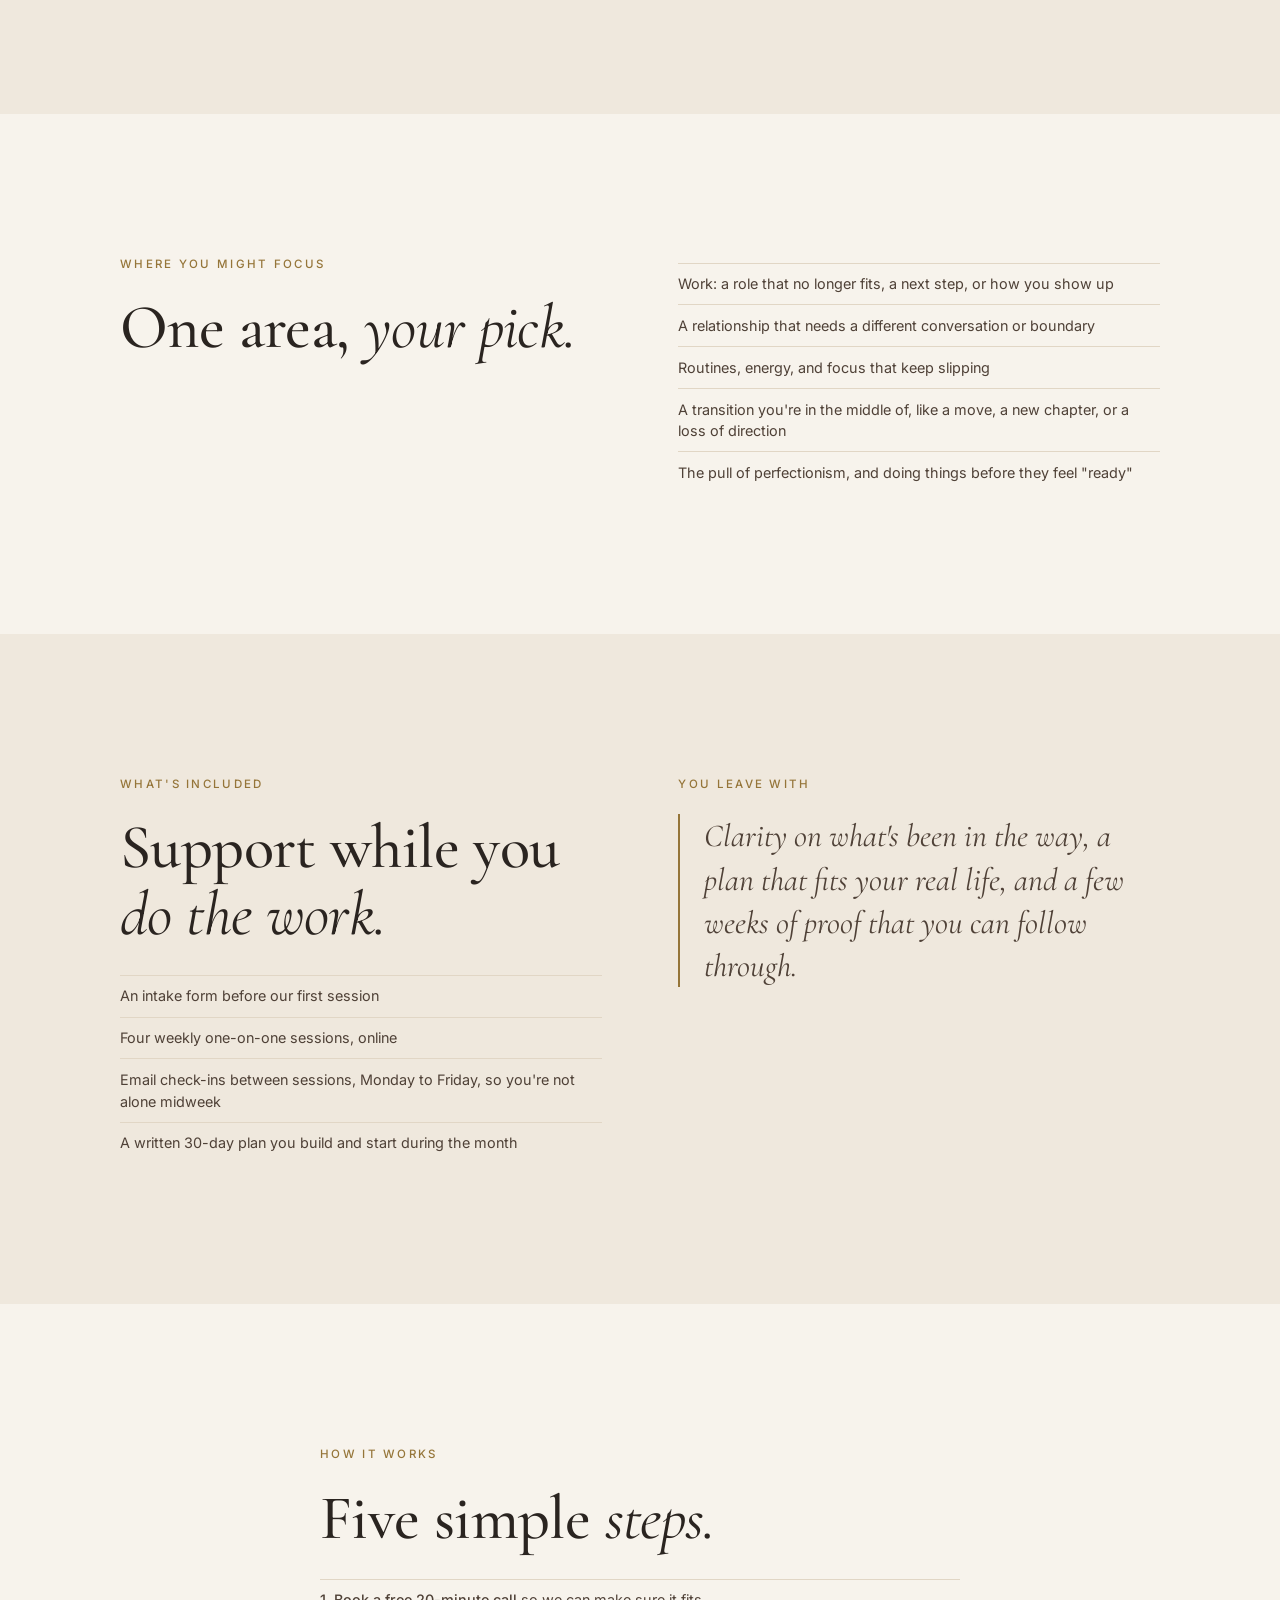
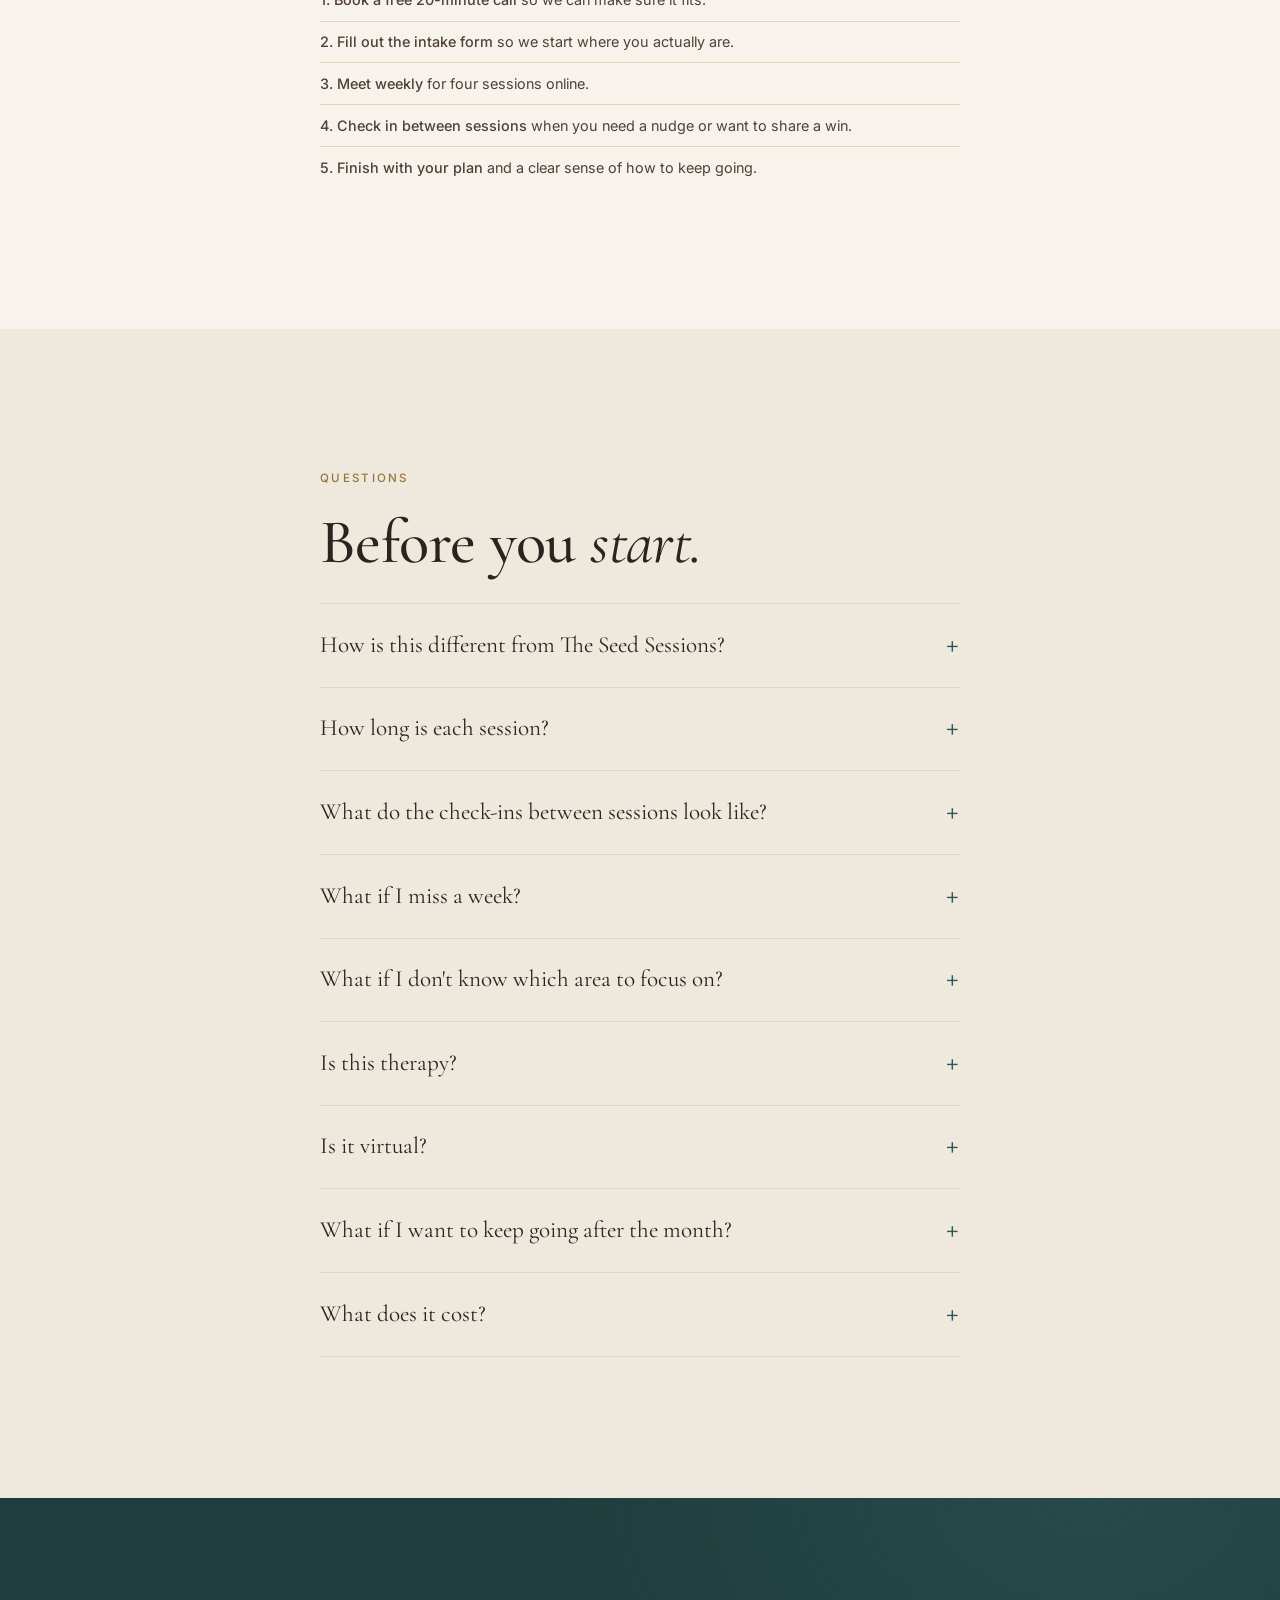
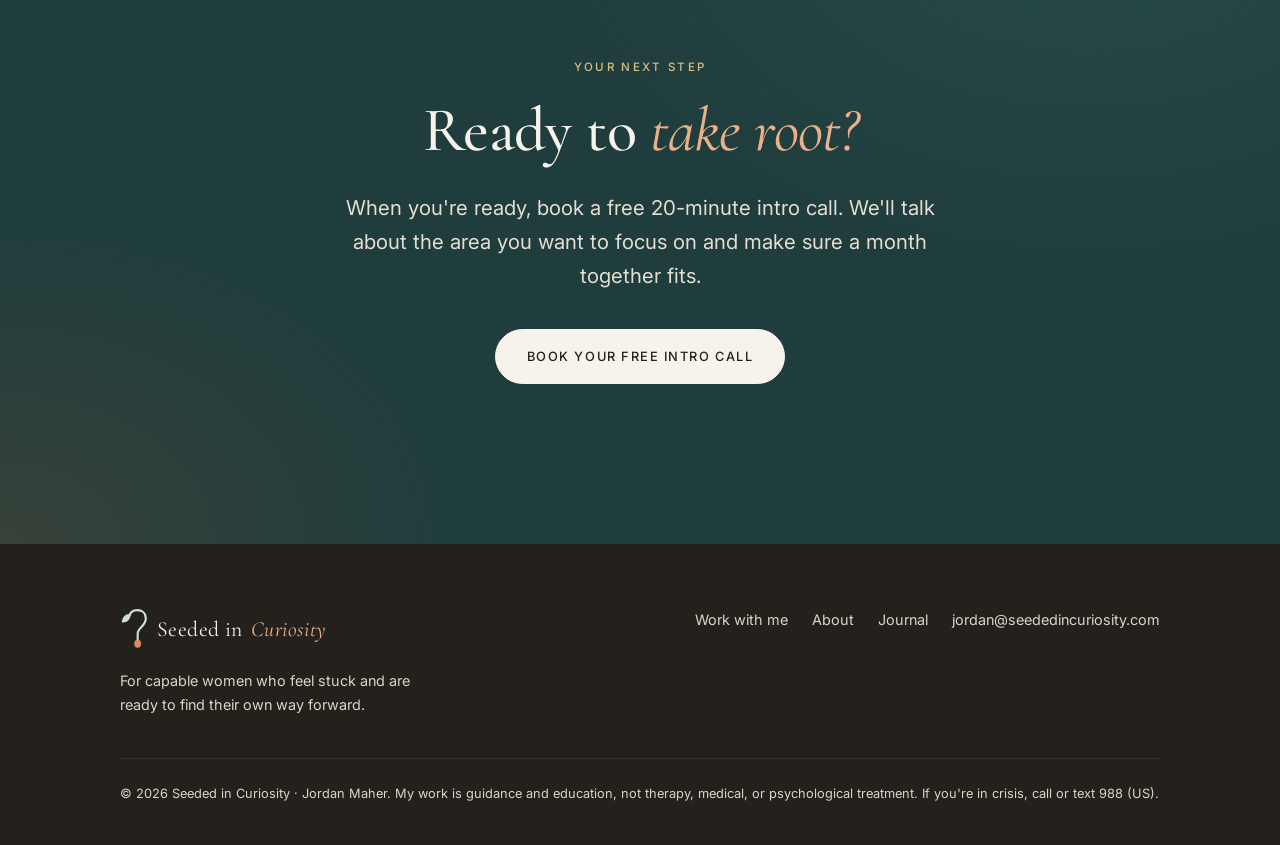
<file: offer-taking-root.html>
<!DOCTYPE html>
<html lang="en">
<head>
<meta charset="UTF-8">
<meta name="viewport" content="width=device-width, initial-scale=1.0">
<title>Taking Root | Seeded in Curiosity</title>
<meta name="description" content="Four weekly one-on-one sessions, online, to get unstuck in one area of your life and keep going after the month ends.">
<link rel="preconnect" href="https://fonts.googleapis.com">
<link rel="preconnect" href="https://fonts.gstatic.com" crossorigin>
<link href="https://fonts.googleapis.com/css2?family=Cormorant+Garamond:ital,wght@0,400;0,500;1,400;1,500&family=Inter:wght@300;400;500&display=swap" rel="stylesheet">
<link rel="stylesheet" href="styles.css?v=2026-11-19f">
<link rel="icon" href="favicon.svg" type="image/svg+xml">
<link rel="icon" href="favicon-32.png" sizes="32x32" type="image/png">
<link rel="apple-touch-icon" href="apple-touch-icon.png">
</head>
<body>

<nav class="nav">
  <div class="wrap">
    <a class="logo" href="index.html"><img class="logo-mark" src="logo-mark.svg" alt="" width="28" height="40">Seeded in <span>Curiosity</span></a>
    <button class="menu-toggle" aria-expanded="false" aria-controls="nav-links">Menu</button>
    <ul class="nav-links" id="nav-links">
      <li><a href="index.html">Home</a></li>
      <li><a href="work-with-me.html" aria-current="page">Work with me</a></li>
      <li><a href="about.html">About</a></li>
      <li><a href="blog.html">Journal</a></li>
      <li><a class="btn" href="https://calendar.app.google/WKxrUqDKMEF12j2i7">Book a free call</a></li>
    </ul>
  </div>
</nav>

<header class="page-head">
  <div class="wrap narrow">
    <p class="eyebrow">Taking Root · One month, weekly</p>
    <h1>A month to get <em>moving</em> again.</h1>
    <p class="lede">You know something needs to change, and you're ready to act, just not alone. Over four weeks we focus on one area of your life, get honest about what's keeping you in place, and start taking steps while you have someone in your corner.</p>
    <div class="btn-row">
      <a class="btn" data-stripe-offer="taking-root" href="https://calendar.app.google/WKxrUqDKMEF12j2i7">Book your free intro call</a>
    </div>
  </div>
</header>

<section style="padding-top:0">
  <div class="wrap">
    <div class="principles">
      <div class="principle">
        <h3>This is for you if</h3>
        <p>You want real progress on one area of your life (work, a relationship, your routines, a transition) and you know you follow through better with someone checking in. You're ready to try things between sessions, not just talk about them.</p>
      </div>
      <div class="principle">
        <h3>This may not be the right fit if</h3>
        <p>You have one specific thing to talk through and don't need weekly support (<a href="offer-seed-session.html">The Seed Sessions</a> may fit better), you feel stuck in many areas at once and want room for deeper change (<a href="offer-full-season.html">The Full Season</a> may fit better), or you need clinical support right now. If that's the case, I'm glad to help you find the right person.</p>
      </div>
    </div>
  </div>
</section>

<section class="phases">
  <div class="wrap split">
    <div>
      <p class="eyebrow">The four weeks</p>
      <h2>Look, clarify, design, <em>practice.</em></h2>
      <p class="lede">The same path as The Full Season, focused on one area and paced for a month.</p>
    </div>
    <div style="padding-top:0.5rem">
      <ul class="creds" style="font-size:1rem">
        <li><strong>Week one: Look honestly.</strong> We go through your intake together: where you are, what you want, and what you've already tried. Then we choose the one area we'll focus on for the month.</li>
        <li><strong>Week two: Get clear.</strong> What you want underneath the "shoulds." We name the patterns behind the stuck feeling, like perfectionism, overcommitting, or running on empty, and notice the strengths you already bring.</li>
        <li><strong>Week three: Design.</strong> We build your plan: decisions to make, conversations to have, boundaries to set, and small habits to support them. You take your first step before we meet again.</li>
        <li><strong>Week four: Practice and look ahead.</strong> We look at what happened, adjust what didn't fit, and set you up to keep going on your own, with a plan for when you get stuck again.</li>
      </ul>
    </div>
  </div>
</section>

<section>
  <div class="wrap split">
    <div>
      <p class="eyebrow">Where you might focus</p>
      <h2>One area, <em>your pick.</em></h2>
    </div>
    <div style="padding-top:0.5rem">
      <ul class="creds" style="font-size:1rem">
        <li>Work: a role that no longer fits, a next step, or how you show up</li>
        <li>A relationship that needs a different conversation or boundary</li>
        <li>Routines, energy, and focus that keep slipping</li>
        <li>A transition you're in the middle of, like a move, a new chapter, or a loss of direction</li>
        <li>The pull of perfectionism, and doing things before they feel "ready"</li>
      </ul>
    </div>
  </div>
</section>

<section class="phases">
  <div class="wrap split">
    <div>
      <p class="eyebrow">What's included</p>
      <h2>Support while you <em>do the work.</em></h2>
      <ul class="creds" style="font-size:1rem;margin-top:1.5rem">
        <li>An intake form before our first session</li>
        <li>Four weekly one-on-one sessions, online</li>
        <li>Email check-ins between sessions, Monday to Friday, so you're not alone midweek</li>
        <li>A written 30-day plan you build and start during the month</li>
      </ul>
    </div>
    <div>
      <p class="eyebrow">You leave with</p>
      <p class="pull" style="margin-top:0">Clarity on what's been in the way, a plan that fits your real life, and a few weeks of proof that you can follow through.</p>
    </div>
  </div>
</section>

<section>
  <div class="wrap narrow">
    <p class="eyebrow">How it works</p>
    <h2>Five simple <em>steps.</em></h2>
    <ul class="creds" style="font-size:1rem">
      <li><strong>1. Book a free 20-minute call</strong> so we can make sure it fits.</li>
      <li><strong>2. Fill out the intake form</strong> so we start where you actually are.</li>
      <li><strong>3. Meet weekly</strong> for four sessions online.</li>
      <li><strong>4. Check in between sessions</strong> when you need a nudge or want to share a win.</li>
      <li><strong>5. Finish with your plan</strong> and a clear sense of how to keep going.</li>
    </ul>
  </div>
</section>

<section class="phases">
  <div class="wrap narrow faq">
    <p class="eyebrow">Questions</p>
    <h2>Before you <em>start.</em></h2>
    <details>
      <summary>How is this different from The Seed Sessions?</summary>
      <p>The Seed Sessions are single sessions you book when you need one, with nothing in between. Taking Root gives you a month of support while you actually make the change, with time to try things, notice what happens, and adjust.</p>
    </details>
    <details>
            <summary>How long is each session?</summary>
      <p>50 minutes, once a week.</p>
    </details>
    <details>
            <summary>What do the check-ins between sessions look like?</summary>
      <p>Short emails to share how a step went, ask a question, or get a nudge when you're stalling. I read and reply Monday to Friday, within one business day.</p>
    </details>
    <details>
            <summary>What if I miss a week?</summary>
      <p>Life happens. Give me at least 24 hours' notice and we'll reschedule. Sessions missed without notice count as used.</p>
    </details>
    <details>
      <summary>What if I don't know which area to focus on?</summary>
      <p>That's what week one is for. We'll look at the whole picture and choose the place where change would help most.</p>
    </details>
    <details>
      <summary>Is this therapy?</summary>
      <p>No. I'm not a therapist or a doctor, and this isn't clinical treatment. It's practical, one-on-one guidance focused on what comes next. If something comes up that needs clinical care, I'll help you find the right support.</p>
    </details>
    <details>
      <summary>Is it virtual?</summary>
      <p>Yes. All sessions are online, so you can join from wherever you are.</p>
    </details>
    <details>
      <summary>What if I want to keep going after the month?</summary>
      <p>You can continue into The Full Season if it feels right. We'll talk about it together; there's no pressure either way.</p>
    </details>
    <details>
      <summary>What does it cost?</summary>
      <p>We'll talk through it on your free call.</p>
    </details>
  </div>
</section>

<section class="band cta">
  <div class="wrap narrow">
    <p class="eyebrow">Your next step</p>
    <h2>Ready to <em>take root?</em></h2>
    <p class="lede">When you're ready, book a free 20-minute intro call. We'll talk about the area you want to focus on and make sure a month together fits.</p>
    <div class="btn-row">
      <a class="btn btn-light" data-stripe-offer="taking-root" href="https://calendar.app.google/WKxrUqDKMEF12j2i7">Book your free intro call</a>
    </div>
  </div>
</section>

<footer class="footer">
  <div class="wrap">
    <div class="footer-grid">
      <div>
        <a class="logo" href="index.html"><img class="logo-mark" src="logo-mark-light.svg" alt="" width="28" height="40">Seeded in <span>Curiosity</span></a>
        <p style="margin-top:0.75rem;max-width:22em">For capable women who feel stuck and are ready to find their own way forward.</p>
      </div>
      <ul class="footer-links">
        <li><a href="work-with-me.html">Work with me</a></li>
        <li><a href="about.html">About</a></li>
        <li><a href="blog.html">Journal</a></li>
        <li><a href="mailto:jordan@seededincuriosity.com">jordan@seededincuriosity.com</a></li>
      </ul>
    </div>
    <p class="footer-fine">© 2026 Seeded in Curiosity · Jordan Maher. My work is guidance and education, not therapy, medical, or psychological treatment. If you're in crisis, call or text 988 (US).</p>
  </div>
</footer>

<script>
  const t = document.querySelector('.menu-toggle'), l = document.getElementById('nav-links');
  t.addEventListener('click', () => { const o = l.classList.toggle('open'); t.setAttribute('aria-expanded', o); });
</script>
</body>
</html>
</file>
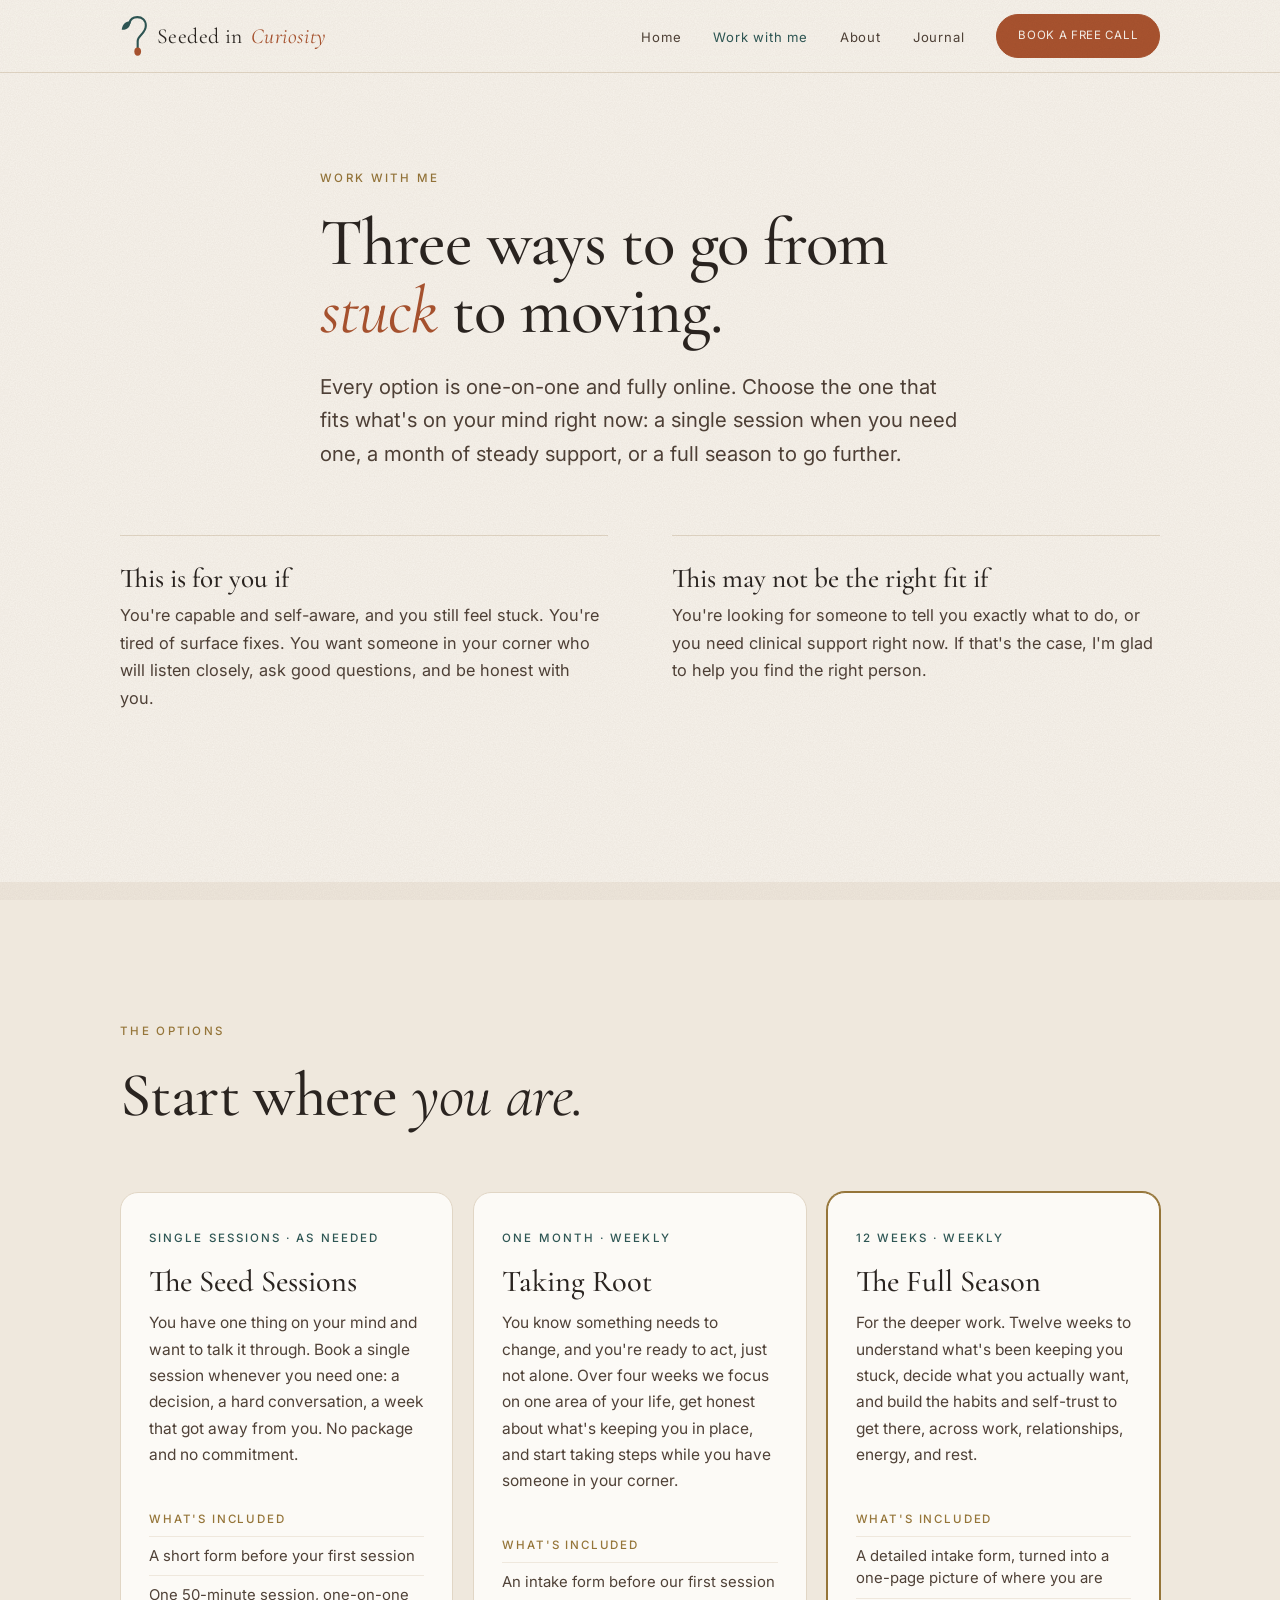
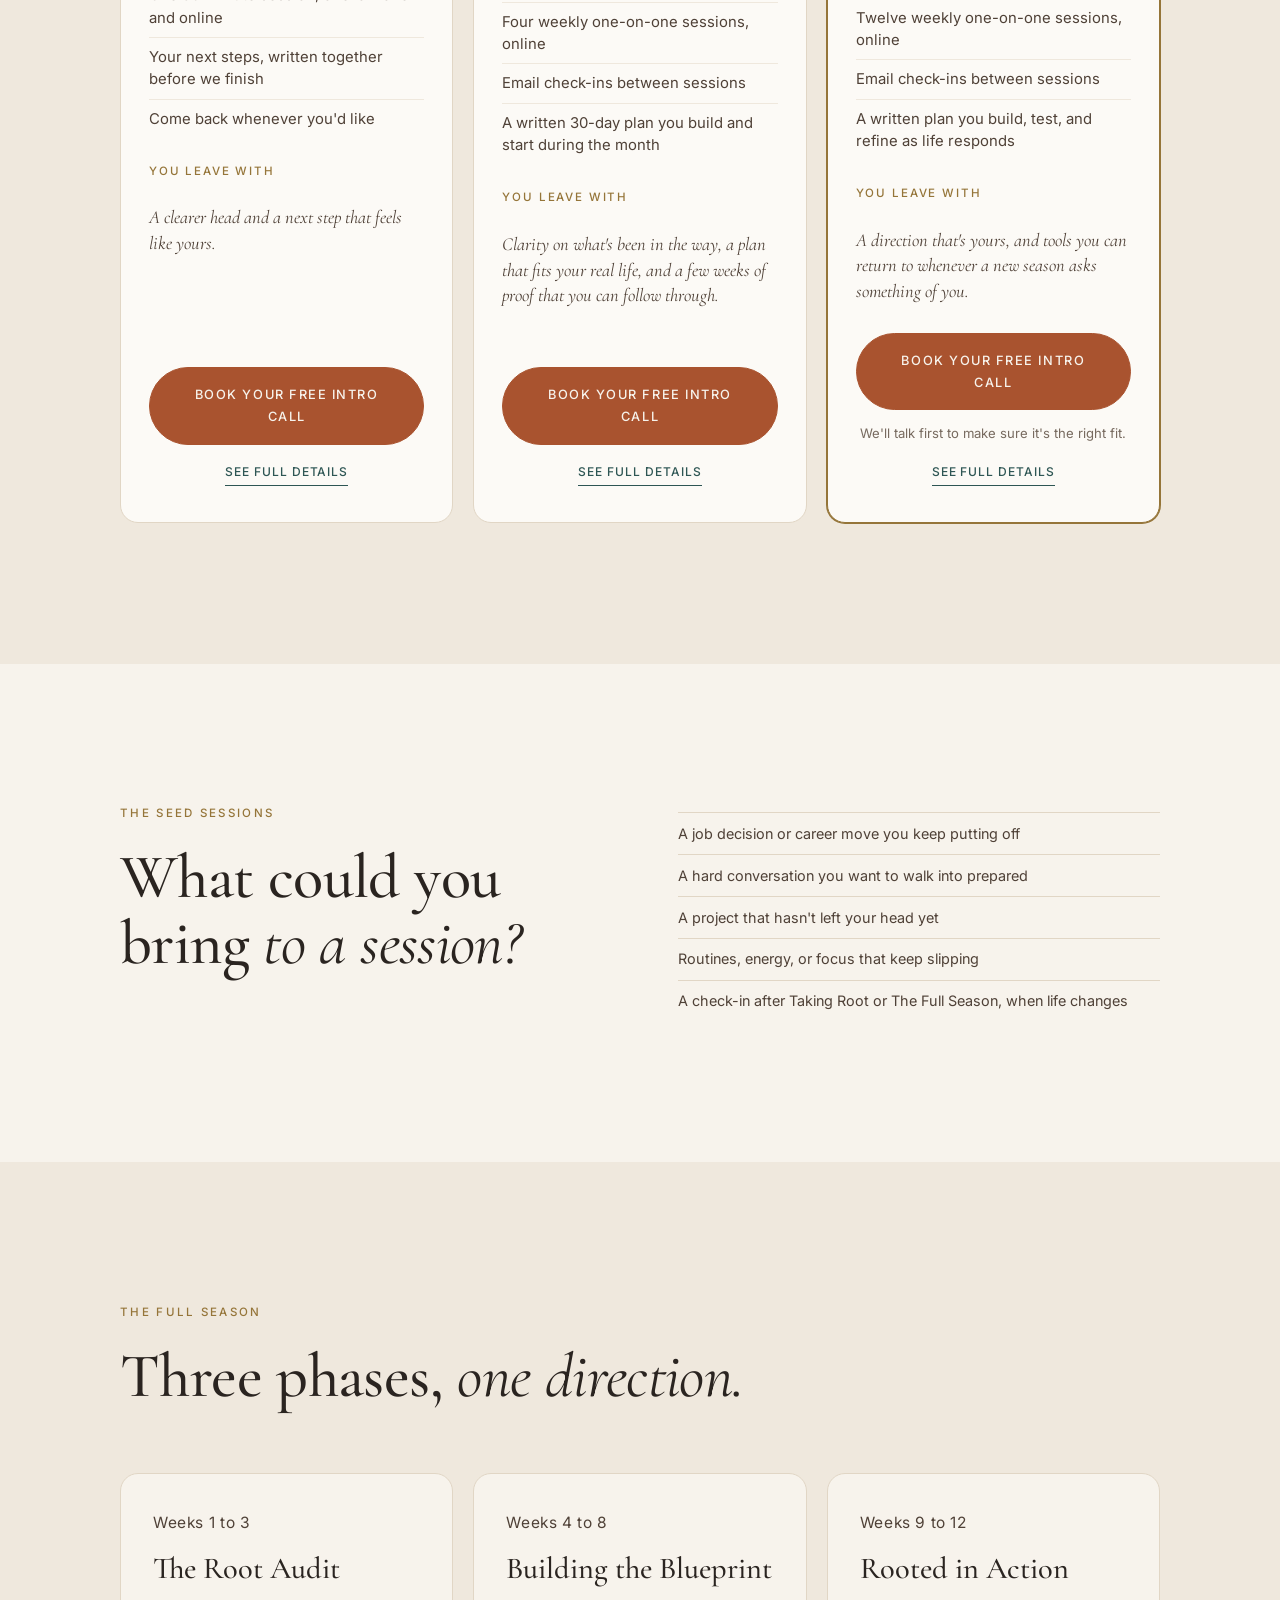
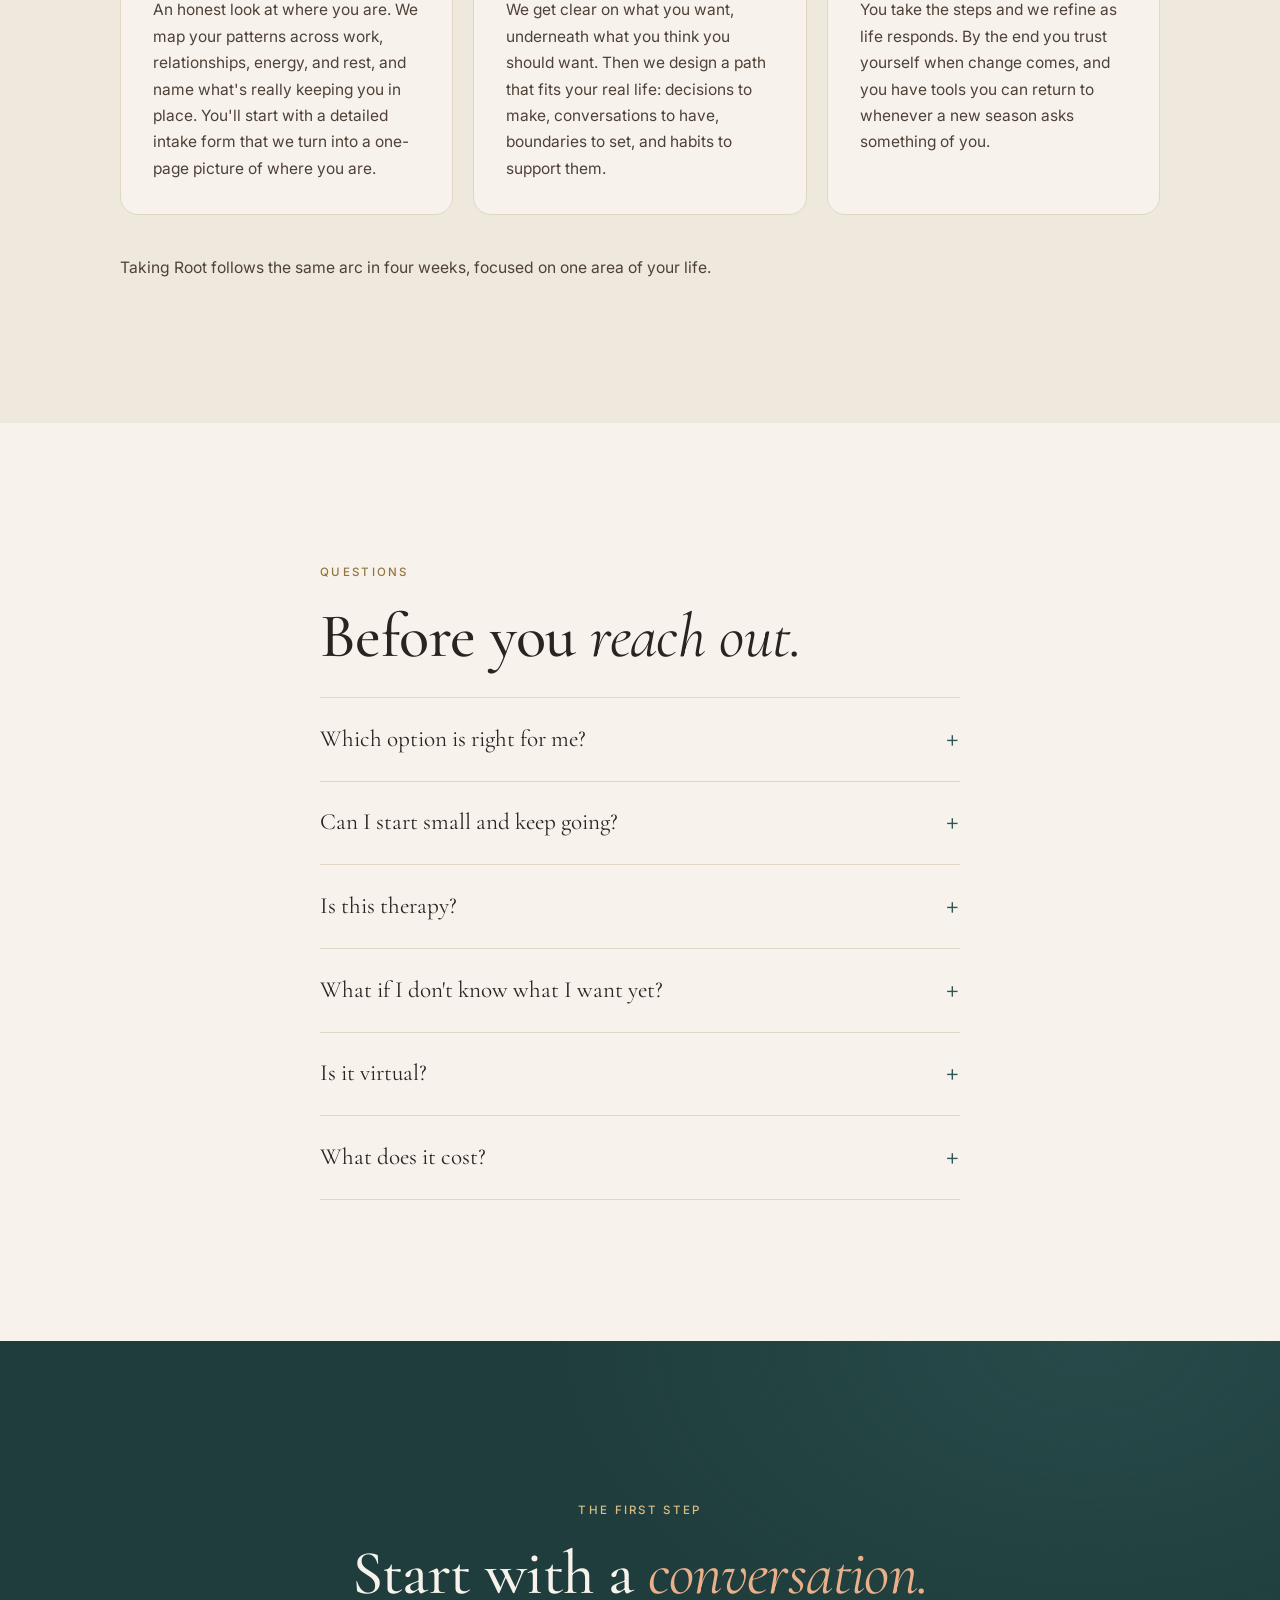
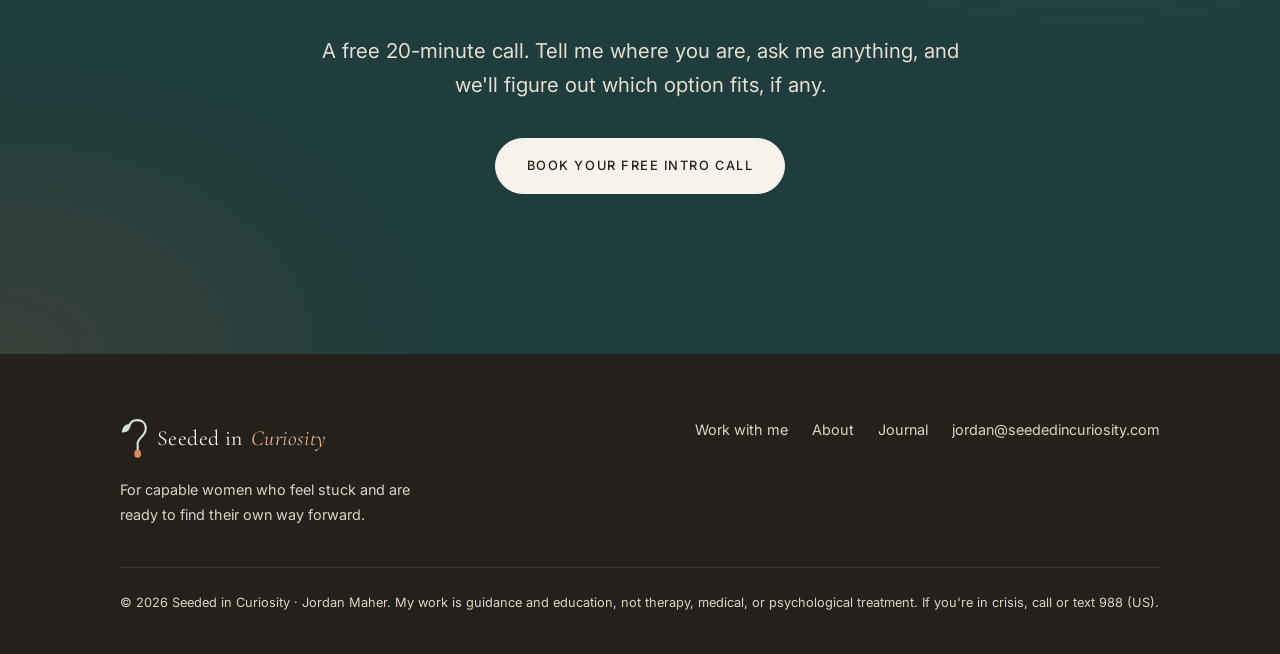
<file: work-with-me.html>
<!DOCTYPE html>
<html lang="en">
<head>
<meta charset="UTF-8">
<meta name="viewport" content="width=device-width, initial-scale=1.0">
<title>Work with Me | Seeded in Curiosity</title>
<meta name="description" content="Three ways to work together, all one-on-one and online: single sessions booked as needed, a one-month program, or a 12-week program.">
<link rel="preconnect" href="https://fonts.googleapis.com">
<link rel="preconnect" href="https://fonts.gstatic.com" crossorigin>
<link href="https://fonts.googleapis.com/css2?family=Cormorant+Garamond:ital,wght@0,400;0,500;1,400;1,500&family=Inter:wght@300;400;500&display=swap" rel="stylesheet">
<link rel="stylesheet" href="styles.css?v=2026-11-19f">
<link rel="icon" href="favicon.svg" type="image/svg+xml">
<link rel="icon" href="favicon-32.png" sizes="32x32" type="image/png">
<link rel="apple-touch-icon" href="apple-touch-icon.png">
</head>
<body>

<nav class="nav">
  <div class="wrap">
    <a class="logo" href="index.html"><img class="logo-mark" src="logo-mark.svg" alt="" width="28" height="40">Seeded in <span>Curiosity</span></a>
    <button class="menu-toggle" aria-expanded="false" aria-controls="nav-links">Menu</button>
    <ul class="nav-links" id="nav-links">
      <li><a href="index.html">Home</a></li>
      <li><a href="work-with-me.html" aria-current="page">Work with me</a></li>
      <li><a href="about.html">About</a></li>
      <li><a href="blog.html">Journal</a></li>
      <li><a class="btn" href="https://calendar.app.google/WKxrUqDKMEF12j2i7">Book a free call</a></li>
    </ul>
  </div>
</nav>

<header class="page-head">
  <div class="wrap narrow">
    <p class="eyebrow">Work with me</p>
    <h1>Three ways to go from <em>stuck</em> to moving.</h1>
    <p class="lede">Every option is one-on-one and fully online. Choose the one that fits what's on your mind right now: a single session when you need one, a month of steady support, or a full season to go further.</p>
  </div>
</header>

<section style="padding-top:0">
  <div class="wrap">
    <div class="principles">
      <div class="principle">
        <h3>This is for you if</h3>
        <p>You're capable and self-aware, and you still feel stuck. You're tired of surface fixes. You want someone in your corner who will listen closely, ask good questions, and be honest with you.</p>
      </div>
      <div class="principle">
        <h3>This may not be the right fit if</h3>
        <p>You're looking for someone to tell you exactly what to do, or you need clinical support right now. If that's the case, I'm glad to help you find the right person.</p>
      </div>
    </div>
  </div>
</section>

<section class="phases" id="options">
  <div class="wrap">
    <div class="section-head">
      <p class="eyebrow">The options</p>
      <h2>Start where <em>you are.</em></h2>
    </div>
    <div class="offer-grid">

      <article class="offer" id="seed-session">
        <p class="offer-format">Single sessions · as needed</p>
        <h3>The Seed Sessions</h3>
        <p class="sub">You have one thing on your mind and want to talk it through. Book a single session whenever you need one: a decision, a hard conversation, a week that got away from you. No package and no commitment.</p>
        <p class="offer-label">What's included</p>
        <ul>
          <li>A short form before your first session</li>
          <li>One 50-minute session, one-on-one and online</li>
          <li>Your next steps, written together before we finish</li>
          <li>Come back whenever you'd like</li>
        </ul>
        <p class="offer-label">You leave with</p>
        <p class="leave">A clearer head and a next step that feels like yours.</p>
        <a class="btn" data-stripe-offer="seed-session" href="https://calendar.app.google/WKxrUqDKMEF12j2i7">Book your free intro call</a>
        <a class="text-link offer-more" href="offer-seed-session.html">See full details</a>
      </article>

      <article class="offer" id="taking-root">
        <p class="offer-format">One month · weekly</p>
        <h3>Taking Root</h3>
        <p class="sub">You know something needs to change, and you're ready to act, just not alone. Over four weeks we focus on one area of your life, get honest about what's keeping you in place, and start taking steps while you have someone in your corner.</p>
        <p class="offer-label">What's included</p>
        <ul>
          <li>An intake form before our first session</li>
          <li>Four weekly one-on-one sessions, online</li>
          <li>Email check-ins between sessions</li>
          <li>A written 30-day plan you build and start during the month</li>
        </ul>
        <p class="offer-label">You leave with</p>
        <p class="leave">Clarity on what's been in the way, a plan that fits your real life, and a few weeks of proof that you can follow through.</p>
        <a class="btn" data-stripe-offer="taking-root" href="https://calendar.app.google/WKxrUqDKMEF12j2i7">Book your free intro call</a>
        <a class="text-link offer-more" href="offer-taking-root.html">See full details</a>
      </article>

      <article class="offer featured" id="full-season">
        <p class="offer-format">12 weeks · weekly</p>
        <h3>The Full Season</h3>
        <p class="sub">For the deeper work. Twelve weeks to understand what's been keeping you stuck, decide what you actually want, and build the habits and self-trust to get there, across work, relationships, energy, and rest.</p>
        <p class="offer-label">What's included</p>
        <ul>
          <li>A detailed intake form, turned into a one-page picture of where you are</li>
          <li>Twelve weekly one-on-one sessions, online</li>
          <li>Email check-ins between sessions</li>
          <li>A written plan you build, test, and refine as life responds</li>
        </ul>
        <p class="offer-label">You leave with</p>
        <p class="leave">A direction that's yours, and tools you can return to whenever a new season asks something of you.</p>
        <a class="btn" data-stripe-offer="full-season" href="https://calendar.app.google/WKxrUqDKMEF12j2i7">Book your free intro call</a>
        <a class="text-link offer-more" href="offer-full-season.html">See full details</a>
        <p class="offer-note">We'll talk first to make sure it's the right fit.</p>
      </article>

    </div>
  </div>
</section>

<section>
  <div class="wrap split">
    <div>
      <p class="eyebrow">The Seed Sessions</p>
      <h2>What could you bring <em>to a session?</em></h2>
    </div>
    <div class="faq" style="padding-top:0.5rem">
      <ul class="creds" style="font-size:1rem">
        <li>A job decision or career move you keep putting off</li>
        <li>A hard conversation you want to walk into prepared</li>
        <li>A project that hasn't left your head yet</li>
        <li>Routines, energy, or focus that keep slipping</li>
        <li>A check-in after Taking Root or The Full Season, when life changes</li>
      </ul>
    </div>
  </div>
</section>

<section class="phases">
  <div class="wrap">
    <div class="section-head">
      <p class="eyebrow">The Full Season</p>
      <h2>Three phases, <em>one direction.</em></h2>
    </div>
    <div class="phase-grid">
      <article class="phase">
        <p class="phase-weeks">Weeks 1 to 3</p>
        <h3>The Root Audit</h3>
        <p>An honest look at where you are. We map your patterns across work, relationships, energy, and rest, and name what's really keeping you in place. You'll start with a detailed intake form that we turn into a one-page picture of where you are.</p>
      </article>
      <article class="phase">
        <p class="phase-weeks">Weeks 4 to 8</p>
        <h3>Building the Blueprint</h3>
        <p>We get clear on what you want, underneath what you think you should want. Then we design a path that fits your real life: decisions to make, conversations to have, boundaries to set, and habits to support them.</p>
      </article>
      <article class="phase">
        <p class="phase-weeks">Weeks 9 to 12</p>
        <h3>Rooted in Action</h3>
        <p>You take the steps and we refine as life responds. By the end you trust yourself when change comes, and you have tools you can return to whenever a new season asks something of you.</p>
      </article>
    </div>
    <p class="phase-note">Taking Root follows the same arc in four weeks, focused on one area of your life.</p>
  </div>
</section>

<section>
  <div class="wrap narrow faq">
    <p class="eyebrow">Questions</p>
    <h2>Before you <em>reach out.</em></h2>
    <details>
      <summary>Which option is right for me?</summary>
      <p>If you have one specific thing you want to talk through, start with a Seed Session. If one area of your life needs steady progress and someone checking in, Taking Root fits. If you feel stuck in more than one place, or you want lasting change, The Full Season gives us room. Not sure? That's what the free call is for.</p>
    </details>
    <details>
      <summary>Can I start small and keep going?</summary>
      <p>Yes. You can begin with a Seed Session or Taking Root and continue into The Full Season if it feels right. And after any program, you can book a Seed Session whenever you'd like a check-in. We'll talk about it together; there's no pressure either way.</p>
    </details>
    <details>
      <summary>Is this therapy?</summary>
      <p>No. I'm not a therapist or a doctor, and this isn't clinical treatment. It's practical, one-on-one guidance focused on what comes next. Many women do this alongside therapy. If something comes up that needs clinical care, I'll help you find the right support.</p>
    </details>
    <details>
      <summary>What if I don't know what I want yet?</summary>
      <p>That's exactly where most people start. Not knowing is part of being stuck. Finding out is part of the work.</p>
    </details>
    <details>
      <summary>Is it virtual?</summary>
      <p>Yes. All sessions are online, so you can join from wherever you are.</p>
    </details>
    <details>
      <summary>What does it cost?</summary>
      <p>We'll talk through options on your free call, once we both know whether this is the right fit.</p>
    </details>
  </div>
</section>

<section class="band cta">
  <div class="wrap narrow">
    <p class="eyebrow">The first step</p>
    <h2>Start with a <em>conversation.</em></h2>
    <p class="lede">A free 20-minute call. Tell me where you are, ask me anything, and we'll figure out which option fits, if any.</p>
    <div class="btn-row">
      <a class="btn btn-light" href="https://calendar.app.google/WKxrUqDKMEF12j2i7">Book your free intro call</a>
    </div>
  </div>
</section>

<footer class="footer">
  <div class="wrap">
    <div class="footer-grid">
      <div>
        <a class="logo" href="index.html"><img class="logo-mark" src="logo-mark-light.svg" alt="" width="28" height="40">Seeded in <span>Curiosity</span></a>
        <p style="margin-top:0.75rem;max-width:22em">For capable women who feel stuck and are ready to find their own way forward.</p>
      </div>
      <ul class="footer-links">
        <li><a href="work-with-me.html">Work with me</a></li>
        <li><a href="about.html">About</a></li>
        <li><a href="blog.html">Journal</a></li>
        <li><a href="mailto:jordan@seededincuriosity.com">jordan@seededincuriosity.com</a></li>
      </ul>
    </div>
    <p class="footer-fine">© 2026 Seeded in Curiosity · Jordan Maher. My work is guidance and education, not therapy, medical, or psychological treatment. If you're in crisis, call or text 988 (US).</p>
  </div>
</footer>

<script>
  const t = document.querySelector('.menu-toggle'), l = document.getElementById('nav-links');
  t.addEventListener('click', () => { const o = l.classList.toggle('open'); t.setAttribute('aria-expanded', o); });
</script>
</body>
</html>
</file>
<file: styles.css>
/* Seeded in Curiosity: shared styles */
:root {
  --cream: #FBF2E6;
  --linen: #F6E6D3;
  --sand: #EDD3B8;
  --mist: #DFBE9E;
  --soil: #2E1A12;
  --bark: #6B4030;
  --muted: #8C6A56;
  --terracotta: #C4552B;
  --terracotta-dark: #A2421E;
  --honey: #B8802A;
  --blush: #F3D6C6;
  --cocoa: #3A2119;
  --cocoa-soft: #52321F;
  --teal: #17393A;
  --serif: 'Cormorant Garamond', Georgia, serif;
  --sans: 'Inter', system-ui, sans-serif;
  --wrap: 1120px;
  --gutter: clamp(1rem, 4vw, 2.5rem);
}

* { margin: 0; padding: 0; box-sizing: border-box; }
html { scroll-behavior: smooth; }
body {
  font-family: var(--sans);
  background: var(--cream);
  color: var(--soil);
  font-size: 17px;
  line-height: 1.7;
  font-weight: 300;
  -webkit-font-smoothing: antialiased;
}
img { max-width: 100%; display: block; }
a { color: inherit; }
strong { font-weight: 500; }

.wrap { max-width: var(--wrap); margin: 0 auto; padding: 0 var(--gutter); }
.narrow { max-width: 720px; }
section { padding: clamp(4rem, 9vw, 7rem) 0; }

/* Type */
.eyebrow {
  font-size: 0.72rem;
  letter-spacing: 0.2em;
  text-transform: uppercase;
  color: var(--honey);
  font-weight: 500;
  margin-bottom: 1.25rem;
}
h1, h2, h3 { font-family: var(--serif); font-weight: 500; line-height: 1.1; color: var(--soil); }
h1 { font-size: clamp(2.7rem, 6.5vw, 5rem); letter-spacing: -0.01em; }
h2 { font-size: clamp(2rem, 4.4vw, 3.2rem); margin-bottom: 1.5rem; }
h3 { font-size: 1.6rem; margin-bottom: 0.75rem; }
h1 em, h2 em { font-style: italic; color: var(--terracotta); font-weight: 400; }
.lede { font-size: clamp(1.05rem, 1.6vw, 1.2rem); color: var(--bark); max-width: 36em; }
p + p { margin-top: 1.1rem; }

/* Buttons */
.btn {
  display: inline-block;
  font-family: var(--sans);
  font-size: 0.8rem;
  letter-spacing: 0.12em;
  text-transform: uppercase;
  font-weight: 500;
  text-decoration: none;
  padding: 1rem 1.9rem;
  border-radius: 999px;
  border: 1px solid var(--terracotta);
  background: var(--terracotta);
  color: var(--cream);
  transition: background 0.2s, color 0.2s, border-color 0.2s;
  cursor: pointer;
}
.btn:hover { background: var(--terracotta-dark); border-color: var(--terracotta-dark); }
.btn-ghost { background: transparent; color: var(--bark); border-color: var(--mist); }
.btn-ghost:hover { background: var(--linen); border-color: var(--bark); }
.btn-light { background: var(--cream); color: var(--cocoa); border-color: var(--cream); }
.btn-light:hover { background: var(--sand); border-color: var(--sand); }
.btn-row { display: flex; flex-wrap: wrap; gap: 0.9rem; margin-top: 2.25rem; }
.text-link {
  font-size: 0.85rem;
  letter-spacing: 0.08em;
  text-transform: uppercase;
  font-weight: 500;
  color: var(--terracotta);
  text-decoration: none;
  border-bottom: 1px solid currentColor;
  padding-bottom: 2px;
}

/* Nav */
.nav {
  position: sticky;
  top: 0;
  z-index: 50;
  background: rgba(251, 247, 241, 0.92);
  backdrop-filter: blur(10px);
  -webkit-backdrop-filter: blur(10px);
  border-bottom: 1px solid var(--sand);
}
.nav .wrap { display: flex; align-items: center; justify-content: space-between; height: 72px; gap: 1rem; }
.logo {
  font-family: var(--serif);
  font-size: 1.35rem;
  text-decoration: none;
  color: var(--soil);
  letter-spacing: 0.02em;
  white-space: nowrap;
}
.logo span { color: var(--honey); font-style: italic; }
.nav-links { display: flex; align-items: center; gap: 2rem; list-style: none; }
.nav-links a {
  font-size: 0.82rem;
  letter-spacing: 0.06em;
  text-decoration: none;
  color: var(--bark);
  font-weight: 400;
}
.nav-links a:hover, .nav-links a[aria-current="page"] { color: var(--terracotta); }
.nav-links .btn { padding: 0.7rem 1.3rem; font-size: 0.72rem; color: var(--cream); }
.nav-links .btn:hover { color: var(--cream); }
.menu-toggle {
  display: none;
  background: none;
  border: 1px solid var(--mist);
  border-radius: 999px;
  padding: 0.5rem 1rem;
  font: 500 0.72rem var(--sans);
  letter-spacing: 0.12em;
  text-transform: uppercase;
  color: var(--bark);
  cursor: pointer;
}
@media (max-width: 820px) {
  .menu-toggle { display: block; }
  .nav-links {
    display: none;
    position: absolute;
    top: 72px; left: 0; right: 0;
    flex-direction: column;
    align-items: flex-start;
    gap: 1.25rem;
    padding: 1.5rem var(--gutter) 2rem;
    background: var(--cream);
    border-bottom: 1px solid var(--sand);
  }
  .nav-links.open { display: flex; }
  .nav-links a { font-size: 1rem; }
}

/* Hero */
.hero { padding: clamp(3.5rem, 8vw, 6.5rem) 0 clamp(4rem, 8vw, 6rem); overflow: hidden; }
.hero-grid { display: grid; grid-template-columns: 1.25fr 1fr; gap: clamp(2rem, 5vw, 5rem); align-items: center; }
.hero h1 { margin-bottom: 1.75rem; }
.hero-art { position: relative; }
.hero-art img {
  border-radius: 999px 999px 18px 18px;
  aspect-ratio: 4 / 5;
  object-fit: cover;
  width: 100%;
  max-width: 420px;
  margin-left: auto;
}
.hero-note {
  position: absolute;
  left: 0;
  bottom: 8%;
  background: var(--cream);
  border: 1px solid var(--sand);
  border-radius: 14px;
  padding: 1rem 1.25rem;
  max-width: 240px;
  font-family: var(--serif);
  font-size: 1.15rem;
  font-style: italic;
  line-height: 1.35;
  color: var(--bark);
  box-shadow: 0 10px 30px rgba(43, 33, 26, 0.08);
}
@media (max-width: 820px) {
  .hero-grid { grid-template-columns: 1fr; }
  .hero-art img { margin: 0 auto; max-width: min(340px, 100%); }
  .hero-note { position: static; margin: -2.5rem auto 0; position: relative; max-width: 280px; }
}

/* Doors (career / relationships / journey) */
.doors { background: var(--linen); }
.section-head { max-width: 680px; margin-bottom: 3rem; }
.door-grid { display: grid; grid-template-columns: repeat(3, 1fr); gap: 1.25rem; }
.door {
  background: var(--cream);
  border: 1px solid var(--sand);
  border-radius: 18px;
  padding: 2rem 1.75rem 2.25rem;
  display: flex;
  flex-direction: column;
}
.door-num { font-family: var(--serif); font-size: 1rem; font-style: italic; color: var(--honey); margin-bottom: 1.5rem; }
.door h3 { font-size: 1.9rem; }
.door .sub { font-size: 0.95rem; color: var(--muted); margin-bottom: 1.25rem; }
.door ul { list-style: none; margin-top: auto; }
.door li {
  font-size: 0.95rem;
  padding: 0.65rem 0;
  border-top: 1px solid var(--linen);
  color: var(--bark);
  font-family: var(--serif);
  font-style: italic;
  font-size: 1.12rem;
  line-height: 1.35;
}
@media (max-width: 900px) { .door-grid { grid-template-columns: 1fr; } }

/* Dark band */
.band { background: var(--cocoa); color: var(--linen); }
.band h2 { color: var(--cream); }
.band h2 em { color: #F4A275; }
.band .eyebrow { color: #F2BE6E; }
.band p { color: #EADBC8; }
.band-quote {
  font-family: var(--serif);
  font-size: clamp(1.7rem, 3.6vw, 2.6rem);
  line-height: 1.3;
  color: var(--cream);
  font-weight: 400;
}
.band-quote em { color: #F4A275; }
.split { display: grid; grid-template-columns: 1fr 1fr; gap: clamp(2rem, 6vw, 6rem); align-items: start; }
@media (max-width: 820px) { .split { grid-template-columns: 1fr; } }

/* Principles */
.principles { display: grid; grid-template-columns: repeat(2, 1fr); gap: 0 4rem; margin-top: 1rem; }
.principle { padding: 1.75rem 0; border-top: 1px solid var(--sand); }
.principle h3 { font-size: 1.5rem; margin-bottom: 0.5rem; }
.principle p { color: var(--bark); font-size: 0.98rem; }
@media (max-width: 760px) { .principles { grid-template-columns: 1fr; } }

/* Phases */
.phases { background: var(--linen); }
.phase-grid { display: grid; grid-template-columns: repeat(3, 1fr); gap: 1.25rem; counter-reset: phase; }
.phase {
  position: relative;
  padding: 2.25rem 1.75rem;
  background: var(--cream);
  border-radius: 18px;
  border: 1px solid var(--sand);
}
.phase-weeks { font-size: 0.72rem; letter-spacing: 0.18em; text-transform: uppercase; color: var(--terracotta); font-weight: 500; margin-bottom: 1rem; }
.phase-seed { width: 40px; height: 40px; margin-bottom: 1.25rem; color: var(--honey); }
.phase p { font-size: 0.97rem; color: var(--bark); }
.phase-note { margin-top: 2.5rem; max-width: 720px; color: var(--bark); font-size: 0.98rem; }
@media (max-width: 900px) { .phase-grid { grid-template-columns: 1fr; } }

/* Offers */
.offer-grid { display: grid; grid-template-columns: repeat(3, 1fr); gap: 1.25rem; align-items: stretch; }
.offer {
  background: var(--cream);
  border: 1px solid var(--sand);
  border-radius: 18px;
  padding: 2.25rem 1.75rem;
  display: flex;
  flex-direction: column;
  scroll-margin-top: 96px;
}
.offer.featured { border-color: var(--honey); box-shadow: 0 0 0 1px var(--honey); }
.offer-format { font-size: 0.72rem; letter-spacing: 0.18em; text-transform: uppercase; color: var(--terracotta); font-weight: 500; margin-bottom: 1rem; }
.offer h3 { font-size: 1.9rem; }
.offer .sub { font-size: 0.97rem; color: var(--bark); margin-bottom: 1.5rem; }
.offer-label { font-size: 0.72rem; letter-spacing: 0.16em; text-transform: uppercase; color: var(--honey); font-weight: 500; margin-bottom: 0.4rem; }
.offer ul { list-style: none; margin-bottom: 1.5rem; }
.offer li { font-size: 0.93rem; color: var(--bark); padding: 0.5rem 0; border-top: 1px solid var(--linen); line-height: 1.5; }
.offer .leave { font-family: var(--serif); font-style: italic; font-size: 1.15rem; line-height: 1.4; color: var(--bark); margin-bottom: 1.75rem; }
.offer .btn { margin-top: auto; text-align: center; }
.offer-note { font-size: 0.82rem; color: var(--muted); margin-top: 0.75rem; text-align: center; }
.offer-more { order: 1; align-self: center; margin-top: 1.1rem; font-size: 0.75rem; }
@media (max-width: 900px) { .offer-grid { grid-template-columns: 1fr; } }

/* Meet Jordan */
.meet-grid { display: grid; grid-template-columns: 0.8fr 1.2fr; gap: clamp(2rem, 6vw, 5rem); align-items: center; }
.meet-grid img { border-radius: 18px; aspect-ratio: 4 / 5; object-fit: cover; }
@media (max-width: 820px) { .meet-grid { grid-template-columns: minmax(0, 1fr); } .meet-grid img { max-width: min(360px, 100%); } }

/* CTA */
.cta { text-align: center; }
.cta .lede { margin: 0 auto; }
.cta .btn-row { justify-content: center; }

/* Page header */
.page-head { padding: clamp(3.5rem, 8vw, 6rem) 0 clamp(2rem, 4vw, 3rem); }
.page-head h1 { font-size: clamp(2.5rem, 5.5vw, 4.2rem); margin-bottom: 1.5rem; }

/* About */
.about-grid { display: grid; grid-template-columns: 0.85fr 1.4fr; gap: clamp(2rem, 6vw, 5rem); align-items: start; }
.about-side { position: sticky; top: 100px; }
.about-side img { border-radius: 18px; margin-bottom: 1.5rem; }
.about-name { font-family: var(--serif); font-size: 2rem; }
.about-role { font-size: 0.75rem; letter-spacing: 0.16em; text-transform: uppercase; color: var(--honey); margin-bottom: 1.25rem; font-weight: 500; }
.creds { list-style: none; }
.creds li { font-size: 0.9rem; color: var(--bark); padding: 0.6rem 0; border-top: 1px solid var(--sand); line-height: 1.5; }
.prose p { font-size: 1.05rem; }
.prose h2 { margin-top: 3.5rem; font-size: clamp(1.8rem, 3.6vw, 2.5rem); }
.prose h2:first-child { margin-top: 0; }
.pull {
  font-family: var(--serif);
  font-style: italic;
  font-size: clamp(1.5rem, 3vw, 2rem);
  line-height: 1.35;
  color: var(--bark);
  border-left: 2px solid var(--honey);
  padding-left: 1.5rem;
  margin: 2.5rem 0;
}
@media (max-width: 820px) { .about-grid { grid-template-columns: 1fr; } .about-side { position: static; } .about-side img { max-width: min(320px, 100%); } }

/* FAQ */
.faq details { border-top: 1px solid var(--sand); padding: 1.35rem 0; }
.faq details:last-child { border-bottom: 1px solid var(--sand); }
.faq summary {
  font-family: var(--serif);
  font-size: 1.45rem;
  cursor: pointer;
  list-style: none;
  display: flex;
  justify-content: space-between;
  gap: 1rem;
}
.faq summary::-webkit-details-marker { display: none; }
.faq summary::after { content: '+'; font-family: var(--sans); font-weight: 300; color: var(--terracotta); }
.faq details[open] summary::after { content: '–'; }
.faq details p { margin-top: 0.85rem; color: var(--bark); max-width: 640px; }

/* Journal */
.post-list { display: grid; grid-template-columns: repeat(2, 1fr); gap: 1.25rem; }
.post {
  display: block;
  text-decoration: none;
  background: var(--linen);
  border-radius: 18px;
  padding: 2rem 1.75rem;
  border: 1px solid var(--sand);
  transition: border-color 0.2s, transform 0.2s;
}
a.post:hover { border-color: var(--terracotta); transform: translateY(-2px); }
.post .tag { font-size: 0.7rem; letter-spacing: 0.18em; text-transform: uppercase; color: var(--honey); font-weight: 500; }
.post h3 { margin: 0.75rem 0; font-size: 1.75rem; }
.post p { font-size: 0.95rem; color: var(--bark); }
.post .more { display: inline-block; margin-top: 1.25rem; font-size: 0.78rem; letter-spacing: 0.12em; text-transform: uppercase; color: var(--terracotta); font-weight: 500; }
.post.soon { opacity: 0.7; }
@media (max-width: 760px) { .post-list { grid-template-columns: 1fr; } }

/* Intake form */
.form-wrap { max-width: 760px; }
.form-section { padding: 2.5rem 0; border-top: 1px solid var(--sand); }
.form-section-num { font-size: 0.72rem; letter-spacing: 0.18em; text-transform: uppercase; color: var(--terracotta); font-weight: 500; }
.form-section h2 { font-size: 2rem; margin: 0.5rem 0 1.5rem; }
.field { margin-bottom: 1.6rem; }
.field > label, .field > .label { display: block; font-weight: 400; margin-bottom: 0.5rem; color: var(--soil); }
.field label span, .field .label span { color: var(--muted); font-size: 0.9rem; }
input[type="text"], input[type="email"], input[type="number"], select, textarea {
  width: 100%;
  font: 300 1rem var(--sans);
  color: var(--soil);
  background: #FFFDF9;
  border: 1px solid var(--mist);
  border-radius: 10px;
  padding: 0.85rem 1rem;
}
textarea { min-height: 120px; resize: vertical; }
input:focus, select:focus, textarea:focus { outline: 2px solid var(--honey); outline-offset: 1px; border-color: var(--honey); }
.checks { display: grid; grid-template-columns: repeat(2, 1fr); gap: 0.5rem 1.5rem; }
.check-item { display: flex; gap: 0.65rem; align-items: flex-start; font-size: 0.97rem; color: var(--bark); cursor: pointer; line-height: 1.45; }
.check-item input { margin-top: 0.3rem; accent-color: var(--terracotta); }
.scale { display: flex; align-items: center; gap: 0.35rem; flex-wrap: wrap; }
.scale label { cursor: pointer; }
.scale input { position: absolute; opacity: 0; pointer-events: none; }
.scale span.dot {
  display: inline-flex; width: 2.4rem; height: 2.4rem; align-items: center; justify-content: center;
  border: 1px solid var(--mist); border-radius: 999px; font-size: 0.9rem; color: var(--bark); background: #FFFDF9;
}
.scale input:checked + span.dot { background: var(--terracotta); border-color: var(--terracotta); color: var(--cream); }
.scale input:focus-visible + span.dot { outline: 2px solid var(--honey); outline-offset: 2px; }
.scale-end { font-size: 0.8rem; color: var(--muted); }
.form-note { background: var(--linen); border-radius: 12px; padding: 1rem 1.25rem; font-size: 0.92rem; color: var(--bark); margin-bottom: 1.5rem; }
.form-msg { display: none; margin-top: 1rem; color: var(--terracotta-dark); }
.thanks { display: none; text-align: center; padding: 4rem 0; }
@media (max-width: 600px) { .checks { grid-template-columns: 1fr; } }

/* Footer */
.footer { background: var(--cocoa); color: #E3D2BF; padding: 4rem 0 2.5rem; font-size: 0.9rem; }
.footer-grid { display: flex; flex-wrap: wrap; justify-content: space-between; gap: 2rem; }
.footer .logo { color: var(--cream); }
.footer .logo span { color: #F2BE6E; }
.footer-links { display: flex; flex-wrap: wrap; gap: 1.5rem; list-style: none; }
.footer-links a { text-decoration: none; }
.footer-links a:hover { color: var(--cream); }
.footer-fine { margin-top: 2.5rem; padding-top: 1.5rem; border-top: 1px solid var(--cocoa-soft); font-size: 0.8rem; color: #B89C86; }

/* ---------- Texture and atmosphere ---------- */

/* Film grain over the whole page */
body::after {
  content: '';
  position: fixed;
  inset: 0;
  pointer-events: none;
  z-index: 200;
  opacity: 0.09;
  mix-blend-mode: multiply;
  background-image: url("data:image/svg+xml,%3Csvg xmlns='http://www.w3.org/2000/svg' width='220' height='220'%3E%3Cfilter id='n'%3E%3CfeTurbulence type='fractalNoise' baseFrequency='0.85' numOctaves='3' stitchTiles='stitch'/%3E%3CfeColorMatrix values='0 0 0 0 0.2 0 0 0 0 0.12 0 0 0 0 0.08 0 0 0 1 0'/%3E%3C/filter%3E%3Crect width='100%25' height='100%25' filter='url(%23n)'/%3E%3C/svg%3E");
}

/* Warm sunrise glow behind the hero */
.hero { position: relative; isolation: isolate; }
.hero::before {
  content: '';
  position: absolute;
  inset: -10% -10% 0;
  z-index: -1;
  background:
    radial-gradient(48% 60% at 82% 38%, rgba(240, 168, 96, 0.55), transparent 70%),
    radial-gradient(38% 50% at 12% 85%, rgba(232, 150, 128, 0.35), transparent 70%),
    radial-gradient(60% 50% at 50% 0%, rgba(250, 214, 160, 0.45), transparent 70%),
    linear-gradient(180deg, #FBEBD8 0%, var(--cream) 100%);
  filter: blur(10px);
}
.hero h1 em { color: var(--terracotta); }
.hero-art img { box-shadow: 0 30px 60px -25px rgba(120, 55, 25, 0.45); }

/* Trust strip */
.trust {
  border-top: 1px solid var(--sand);
  border-bottom: 1px solid var(--sand);
  background: rgba(246, 230, 211, 0.6);
}
.trust ul {
  list-style: none;
  display: flex;
  flex-wrap: wrap;
  justify-content: center;
  gap: 0.75rem 2.75rem;
  padding: 1.15rem 0;
  font-size: 0.78rem;
  letter-spacing: 0.16em;
  text-transform: uppercase;
  color: var(--bark);
  font-weight: 500;
}
.trust li::before { content: '✦'; color: var(--terracotta); margin-right: 0.6rem; font-size: 0.7rem; }

/* Cards get a warmer, softer feel */
.door, .phase, .post { box-shadow: 0 18px 40px -30px rgba(110, 55, 25, 0.5); }
.door { background: linear-gradient(180deg, #FFF8EF, var(--cream)); }
.door-num { color: var(--terracotta); }
.doors { background: linear-gradient(180deg, var(--linen), #F9EADB); }

/* Flowing water section */
.water {
  position: relative;
  isolation: isolate;
  overflow: hidden;
  color: #F6E8D6;
  background: radial-gradient(70% 90% at 80% 10%, #3E5A4F, var(--teal) 70%);
  padding: clamp(6rem, 14vw, 10rem) 0;
}
.water canvas {
  position: absolute;
  inset: 0;
  width: 100%;
  height: 100%;
  z-index: -2;
}
.water::after {
  content: '';
  position: absolute;
  inset: 0;
  z-index: -1;
  background: radial-gradient(90% 120% at 50% 50%, rgba(14, 34, 34, 0.5), rgba(14, 34, 34, 0.25));
}
.water .eyebrow { color: #F2BE6E; }
.water .band-quote { color: #FFF4E6; text-shadow: 0 2px 24px rgba(0, 0, 0, 0.35); }
.water .band-quote em { color: #F7B27F; }
.water p { color: #EADFCF; }
.water-toggle {
  position: absolute;
  right: 1.25rem;
  bottom: 1.25rem;
  width: 2.25rem;
  height: 2.25rem;
  border-radius: 999px;
  border: 1px solid rgba(255, 244, 230, 0.4);
  background: rgba(14, 34, 34, 0.35);
  color: #FFF4E6;
  font-size: 0.7rem;
  cursor: pointer;
}
.water-toggle:hover { background: rgba(14, 34, 34, 0.6); }

/* Dark bands go warm cocoa with a soft ember glow */
.band:not(.water) {
  background:
    radial-gradient(60% 80% at 85% 0%, rgba(196, 85, 43, 0.35), transparent 70%),
    radial-gradient(50% 70% at 0% 100%, rgba(184, 128, 42, 0.25), transparent 70%),
    var(--cocoa);
}
.footer { background: #2A1712; }
.footer-fine { border-top-color: var(--cocoa-soft); }
.phase { display: flex; flex-direction: column; }
.phase-link { margin-top: auto; padding-top: 1.25rem; }

/* Journal posts */
.post-head { padding-bottom: clamp(1.5rem, 3vw, 2.5rem); }
.post-meta { font-size: 0.85rem; color: var(--muted); letter-spacing: 0.04em; }
.post-body { padding-top: 0; }
.post-body .prose h2 { margin-top: 3rem; }
.post-body .prose h3 { font-size: 1.45rem; margin: 2.25rem 0 0.6rem; }
.post-body .prose ul { margin: 1rem 0 0 1.1rem; }
.post-body .prose li { margin: 0.4rem 0; font-size: 1.02rem; color: var(--bark); }
.post-figure { margin: 0 0 2.5rem; }
.post-figure img { width: 100%; border-radius: 18px; aspect-ratio: 4 / 3; object-fit: cover; }
.post-box { margin: 2.5rem 0; padding: 1.75rem 2rem; border: 1px solid var(--sand); border-radius: 18px; background: var(--linen); }
.post-box h4 { font-family: var(--serif); font-size: 1.35rem; font-weight: 500; margin-bottom: 0.5rem; color: var(--soil); }
.post-box ul { margin-left: 1.1rem; }
.post-author { margin-top: 4rem; padding-top: 2rem; border-top: 1px solid var(--sand); display: grid; grid-template-columns: 72px minmax(0, 1fr); gap: 1.25rem; align-items: start; }
.post-author img { width: 72px; height: 72px; border-radius: 50%; object-fit: cover; }
.post-author p { font-size: 0.97rem; margin: 0; }
.post-author .name { font-family: var(--serif); font-size: 1.3rem; color: var(--soil); }
.post-next { margin-top: 3rem; }

/* ==========================================================================
   Refined look (approved 2026-11-19): oat, charcoal, clay, and teal palette,
   calmer type and spacing, and the sprouting question mark logo.
   These rules sit last on purpose so they override the earlier warm palette.
   ========================================================================== */

/* ---- Palette ---- */
:root {
  --cream: #F7F3EC;        /* oat, less peach */
  --linen: #EFE8DD;
  --sand: #E1D6C5;
  --mist: #CBBBA5;
  --soil: #2A2420;         /* warm charcoal text */
  --bark: #4F4137;
  --muted: #776A5F;
  --terracotta: #A9532F;   /* deeper clay, buttons mostly */
  --terracotta-dark: #8A4226;
  --honey: #957539;        /* muted brass for small labels */
  --blush: #EDDCD0;
  --cocoa: #24201C;
  --cocoa-soft: #3A332D;
  --teal: #1F3D3C;
  --teal-soft: #2E5654;
}

/* Easier reading: slightly heavier, darker body text */
body { font-weight: 400; color: var(--soil); }
p, li { color: var(--bark); }
h1, h2, h3 { color: var(--soil); }

/* Accent words in teal on light sections; clay kept for the hero and buttons */
h1 em, h2 em { color: var(--teal-soft); }
.hero h1 em { color: var(--terracotta); }
.nav { background: rgba(247, 243, 236, 0.92); }
.nav-links a:hover, .nav-links a[aria-current="page"] { color: var(--teal-soft); }
.text-link { color: var(--teal-soft); }
.phase-weeks, .offer-format, .door-num { color: var(--teal-soft); }
.faq summary::after { color: var(--teal-soft); }

/* Quieter hero glow */
.hero::before {
  background:
    radial-gradient(48% 60% at 82% 38%, rgba(214, 178, 140, 0.30), transparent 70%),
    radial-gradient(38% 50% at 12% 85%, rgba(150, 175, 168, 0.18), transparent 70%),
    linear-gradient(180deg, #F3EDE3 0%, var(--cream) 100%);
}
.hero-art img { box-shadow: 0 30px 60px -25px rgba(40, 35, 30, 0.35); }

/* Trust strip and cards: neutral, lighter shadows */
.trust { background: rgba(239, 232, 221, 0.6); }
.trust li::before { color: var(--terracotta); }
.door, .phase, .post { box-shadow: 0 18px 40px -30px rgba(40, 35, 30, 0.35); }
.door { background: linear-gradient(180deg, #FCFAF6, var(--cream)); }
.doors { background: linear-gradient(180deg, var(--linen), #F3EEE6); }
.offer { background: #FCFAF6; }

/* Dark bands: closing section goes deep teal so it ties to the water and doesn't stack brown on brown */
.band { color: var(--linen); }
.band:not(.water) {
  background:
    radial-gradient(60% 80% at 85% 0%, rgba(46, 86, 84, 0.55), transparent 70%),
    radial-gradient(50% 70% at 0% 100%, rgba(169, 83, 47, 0.18), transparent 70%),
    var(--teal);
}
.band h2 em, .band-quote em, .water .band-quote em { color: #E9B08A; }
.band .eyebrow, .water .eyebrow { color: #D9BE86; }
.band p, .water p { color: #E6DED2; }

/* Footer: warm charcoal, not brown */
.footer { background: var(--cocoa); color: #DCD3C7; }
.footer .logo span { color: #D9BE86; }
.footer-fine { color: #A89C8F; border-top-color: var(--cocoa-soft); }
.footer p, .footer li { color: #DCD3C7; }

/* ---- Polish ---- */
/* More room to breathe */
section { padding: clamp(5rem, 11vw, 9rem) 0; }
.section-head { max-width: 760px; margin-bottom: clamp(3rem, 5vw, 4.5rem); }

/* Bigger, calmer headlines */
h1 { font-size: clamp(3rem, 7.2vw, 5.8rem); line-height: 1.02; letter-spacing: -0.015em; }
h2 { font-size: clamp(2.4rem, 5.2vw, 3.9rem); line-height: 1.06; letter-spacing: -0.01em; margin-bottom: 1.75rem; }
.lede { font-size: clamp(1.1rem, 1.7vw, 1.28rem); line-height: 1.65; }

/* Homepage: small uppercase labels kept only in the opening section (inner pages keep theirs) */
.home .eyebrow { display: none; }
.home .hero .eyebrow { display: block; }

/* Accent words: only in the hero, the water quote, and the closing invitation */
h2 em { color: inherit; }
.band h2 em, .water .band-quote em { color: #E9B08A; }

/* Trust strip: plain facts, no stars */
.trust { background: transparent; border-color: var(--sand); }
.trust ul {
  text-transform: none;
  letter-spacing: 0.01em;
  font-size: 0.95rem;
  font-weight: 400;
  color: var(--muted);
  gap: 0.5rem 0;
  padding: 1.4rem 0;
}
.trust li::before { content: none; }
.trust li + li { border-left: 1px solid var(--mist); padding-left: 2rem; margin-left: 2rem; }
@media (max-width: 700px) {
  .trust ul { flex-direction: column; align-items: center; }
  .trust li + li { border-left: 0; padding-left: 0; margin-left: 0; }
}

/* Door cards: flatter and quieter */
.doors { background: var(--linen); }
.door { background: var(--cream); box-shadow: none; border-color: var(--sand); padding: 2.5rem 2rem; }
.door-num { display: none; }

/* Offers: no icons, no cards. Clean columns with a fine top rule. */
.phase-seed { display: none; }
.phases .phase-grid { gap: clamp(2rem, 4vw, 3.5rem); }
.phases .phase {
  background: transparent;
  border: 0;
  border-top: 1px solid var(--soil);
  border-radius: 0;
  box-shadow: none;
  padding: 1.75rem 0 0;
}
.phases .phase h3 { font-size: 2.1rem; }
.phase-weeks { letter-spacing: 0.04em; text-transform: none; font-size: 0.92rem; font-weight: 400; color: var(--muted); }

/* Principles: a touch larger */
.principle h3 { font-size: 1.7rem; }
.principle p { font-size: 1.02rem; }

/* Meet section: let the photo be quieter, the words larger */
.meet-grid p { font-size: 1.08rem; }

/* Closing invitation: centered, larger */
.band.cta { text-align: center; padding: clamp(6rem, 13vw, 10rem) 0; }
.band.cta .lede { margin: 0 auto; }
.band.cta .btn-row { justify-content: center; }

/* Kind words (testimonials). Section stays hidden in the HTML until real quotes exist. */
.proof[hidden] { display: none; }
.proof { background: var(--linen); }
.proof-title { text-align: center; margin-bottom: clamp(2.5rem, 5vw, 4rem); }
.proof-grid { display: grid; grid-template-columns: repeat(3, minmax(0, 1fr)); gap: clamp(2rem, 4vw, 3.5rem); }
.quote { margin: 0; border-top: 1px solid var(--soil); padding-top: 1.75rem; }
.quote blockquote { font-family: var(--serif); font-size: clamp(1.35rem, 2vw, 1.6rem); line-height: 1.35; color: var(--soil); font-style: italic; }
.quote figcaption { margin-top: 1.25rem; font-size: 0.92rem; color: var(--muted); }
@media (max-width: 820px) { .proof-grid { grid-template-columns: 1fr; } }

/* Logo: sprouting question mark beside the name; "Curiosity" in clay like the logo files */
.logo { display: inline-flex; align-items: center; gap: 0.5rem; }
.logo-mark { height: 1.9em; width: auto; }
.logo span { color: var(--terracotta); }
.footer .logo span { color: #E9B08A; }

/* Page titles on inner pages: accent word in clay, like the homepage headline */
.page-head h1 em { color: var(--terracotta); }

/* Homepage method: three named steps */
.method { border-top: 1px solid var(--sand); }
.method-steps { list-style: none; display: grid; grid-template-columns: repeat(3, minmax(0, 1fr)); gap: clamp(2rem, 4vw, 3.5rem); }
.method-steps li { border-top: 1px solid var(--soil); padding-top: 1.5rem; }
.method-num { display: block; font-family: var(--serif); font-style: italic; font-size: 3rem; line-height: 1; color: var(--terracotta); margin-bottom: 1rem; }
.method-steps h3 { font-size: 2rem; }
.method-steps p { font-size: 1.02rem; }
@media (max-width: 900px) { .method-steps { grid-template-columns: minmax(0, 1fr); } }

/* Situation cards ("Stuck looks different"): tighter, so the examples read as a quick scan */
.door { padding: 2rem 1.75rem; }
.door h3 { font-size: 1.75rem; margin-bottom: 0.4rem; }
.door .sub { margin-bottom: 1rem; }
.door li { padding: 0.5rem 0; font-size: 1.08rem; }
@media (max-width: 900px) {
  .door-grid { gap: 0.9rem; }
  /* Tablet: title on the left, the three thoughts on the right, so each card is about half as tall */
  .door { display: grid; grid-template-columns: minmax(0, 0.8fr) minmax(0, 1.2fr); column-gap: 2rem; padding: 1.5rem 1.75rem; align-items: start; }
  .door h3, .door .sub { grid-column: 1; }
  .door ul { grid-column: 2; grid-row: 1 / span 2; margin-top: 0; }
  .door li:first-child { border-top: 0; padding-top: 0; }
}
@media (max-width: 600px) {
  /* Phone: one column again, with less padding */
  .door { display: block; padding: 1.35rem 1.25rem; }
  .door h3 { font-size: 1.55rem; }
  .door .sub { font-size: 0.92rem; margin-bottom: 0.6rem; }
  .door li { font-size: 1.02rem; padding: 0.4rem 0; }
  .door li:first-child { border-top: 1px solid var(--linen); padding-top: 0.4rem; }
}

/* Homepage method: four short values under the three steps */
.method-values { list-style: none; display: grid; grid-template-columns: repeat(4, minmax(0, 1fr)); gap: 1.5rem clamp(1.5rem, 3vw, 2.5rem); margin-top: clamp(3rem, 5vw, 4rem); padding-top: 2rem; border-top: 1px solid var(--sand); }
.method-values h4 { font-family: var(--serif); font-weight: 500; font-size: 1.3rem; line-height: 1.2; color: var(--soil); margin-bottom: 0.35rem; }
.method-values p { font-size: 0.95rem; color: var(--muted); }
@media (max-width: 900px) { .method-values { grid-template-columns: repeat(2, minmax(0, 1fr)); } }
@media (max-width: 520px) { .method-values { grid-template-columns: minmax(0, 1fr); } }
/* Meet section now follows the water band: give it a light background so it reads as its own moment */
.home .meet-grid { padding-top: 0; }

/* Homepage: steps read as a path, offers read as choices (2026-11-19) */
.method-steps { position: relative; grid-template-columns: repeat(3, minmax(0, 1fr)); }
.method-steps li { border-top: 0; padding-top: 0; position: relative; }
.method-num { display: flex; align-items: center; justify-content: center; width: 3.25rem; height: 3.25rem; border-radius: 50%; border: 1px solid var(--terracotta); background: var(--cream); font-size: 1.7rem; margin-bottom: 1.25rem; position: relative; z-index: 1; }
.method-steps li:not(:last-child)::before { content: ""; position: absolute; top: 1.625rem; left: 3.25rem; right: calc(-1 * clamp(2rem, 4vw, 3.5rem)); border-top: 1px solid var(--sand); }
.method-values { border-top-color: var(--sand); }
@media (max-width: 700px) {
  .method-steps { grid-template-columns: minmax(0, 1fr); gap: 2.25rem; }
  .method-steps li { padding-left: 4.5rem; }
  .method-num { position: absolute; left: 0; top: 0; }
  .method-steps li:not(:last-child)::before { top: 3.25rem; left: 1.625rem; right: auto; bottom: -2.25rem; border-top: 0; border-left: 1px solid var(--sand); }
}
.phases .phase-grid { gap: 1.25rem; }
.phases .phase { background: var(--cream); border: 1px solid var(--sand); border-radius: 18px; padding: 2.25rem 2rem 2rem; }
.phases .phase h3 { font-size: 1.9rem; }
@media (max-width: 900px) { .phases .phase-grid { grid-template-columns: minmax(0, 1fr); } .phases .phase { padding: 1.75rem 1.5rem; } }

/* About: a few things about me */
.about-things { list-style: none; margin: 0.5rem 0 2.5rem; }
.about-things li { position: relative; padding: 0.9rem 0 0.9rem 1.75rem; border-top: 1px solid var(--sand); font-size: 1.05rem; color: var(--bark); }
.about-things li:last-child { border-bottom: 1px solid var(--sand); }
.about-things li::before { content: ""; position: absolute; left: 0.2rem; top: 1.5rem; width: 7px; height: 9px; border-radius: 50%; background: var(--terracotta); }

/* Two quotes: wider columns */
.proof-grid-2 { grid-template-columns: repeat(2, minmax(0, 1fr)); max-width: 980px; }
@media (max-width: 820px) { .proof-grid-2 { grid-template-columns: 1fr; } }
</file>
